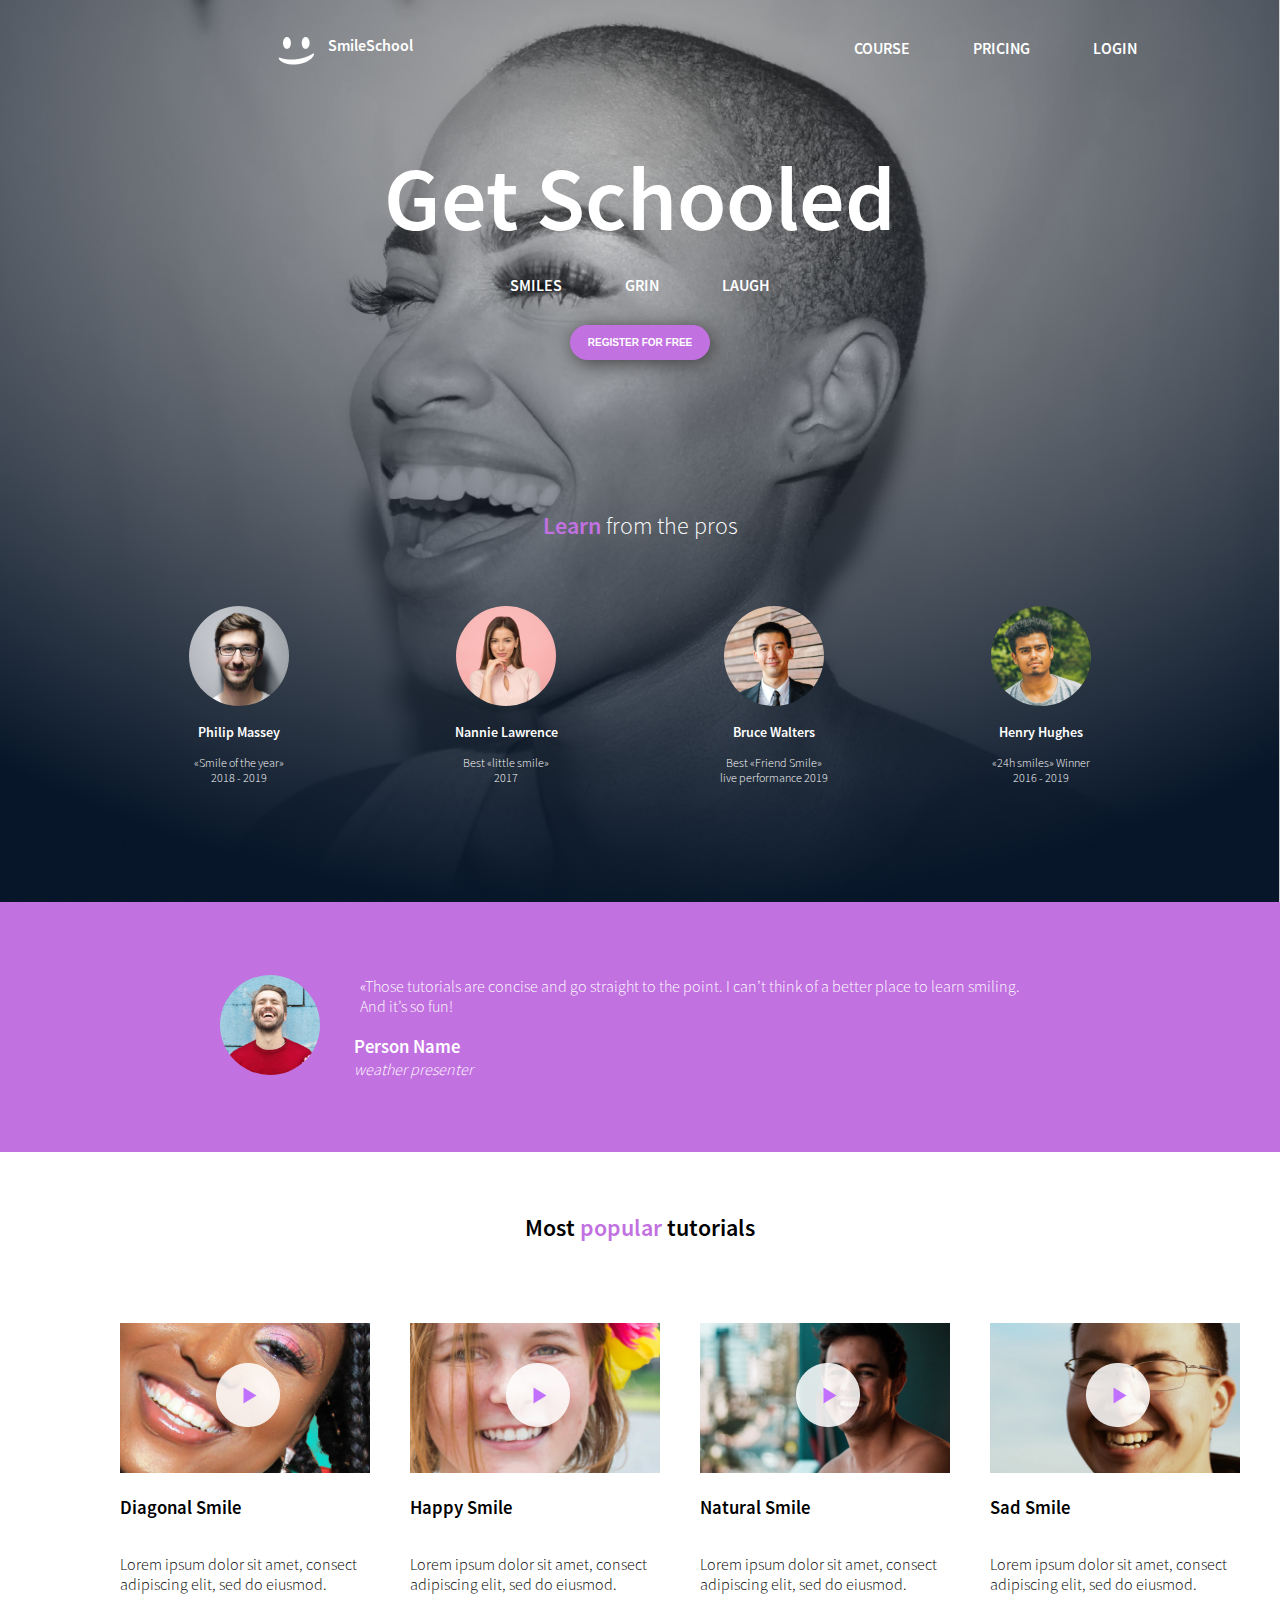
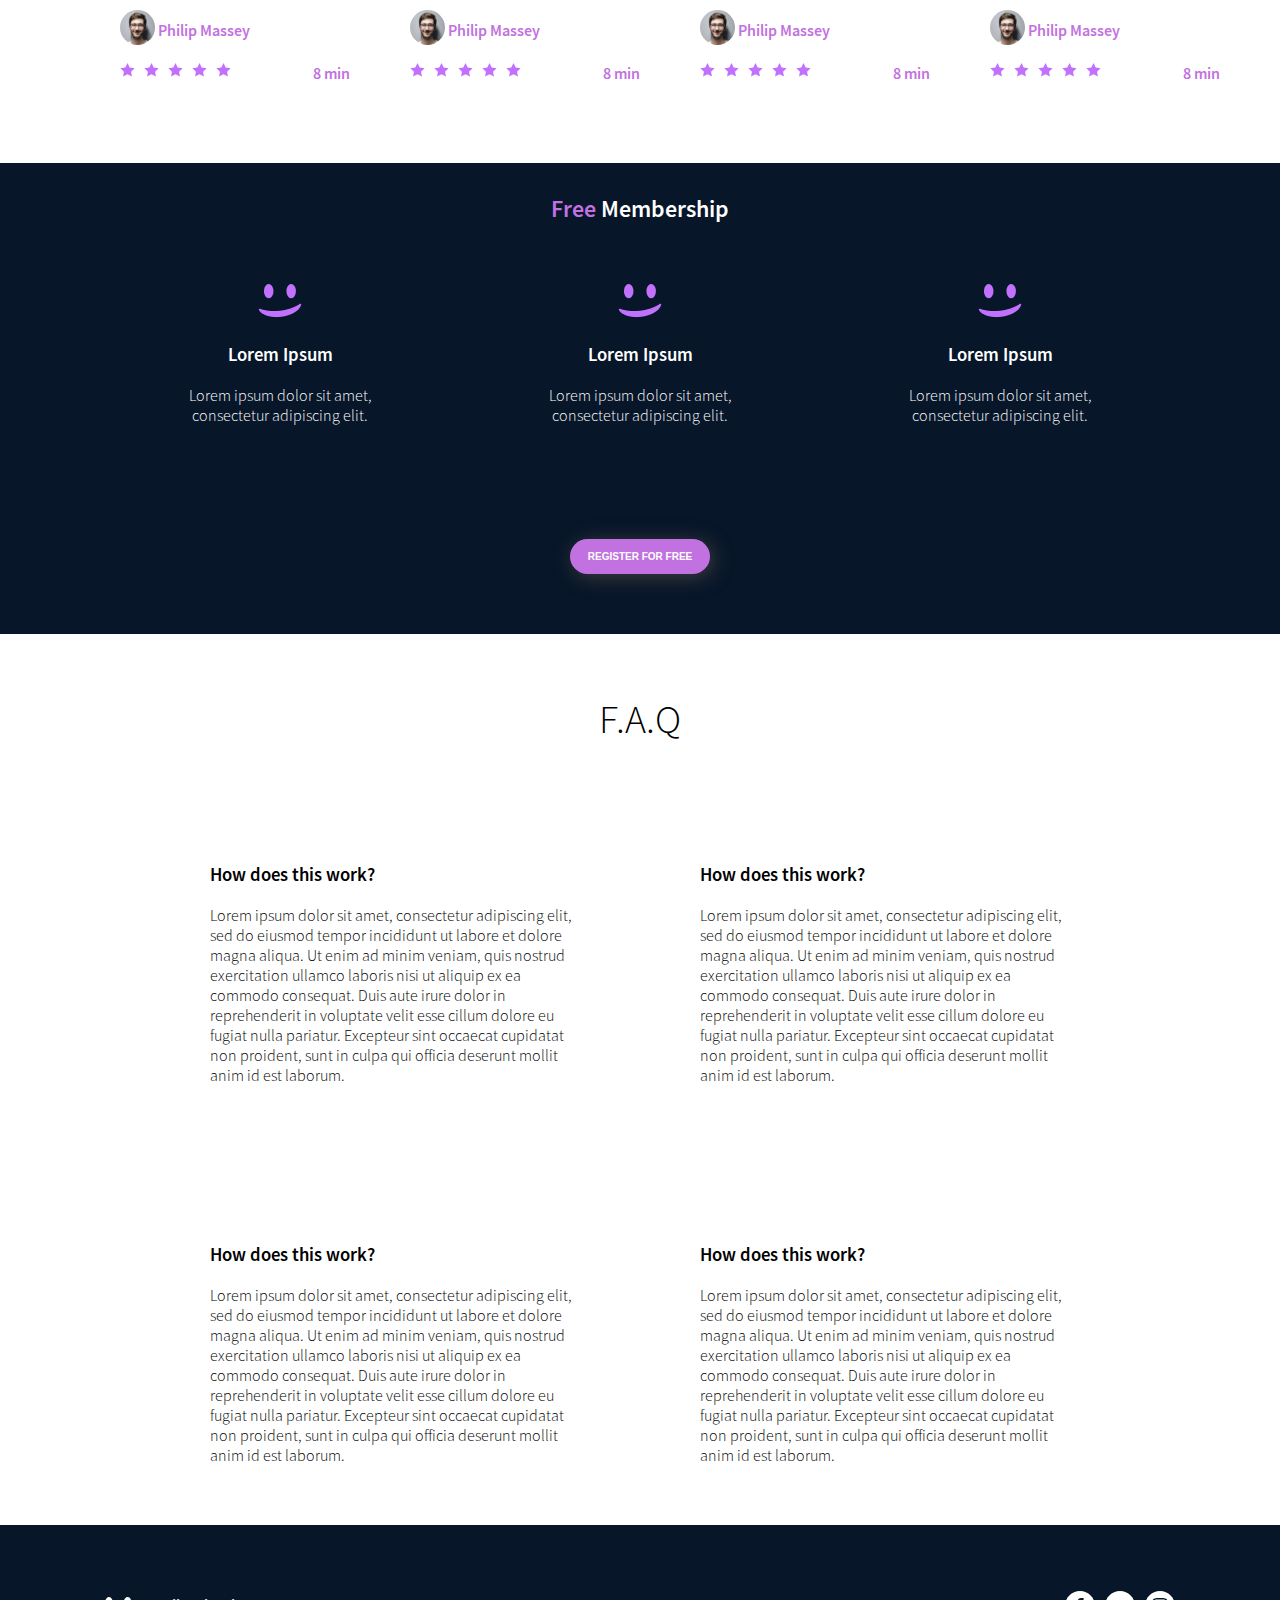
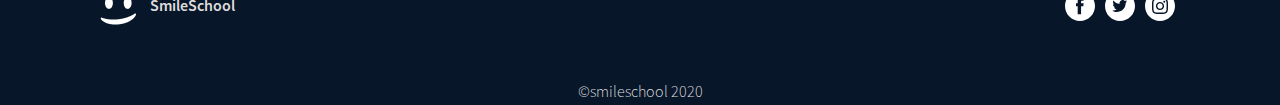
<file: css_advanced/index.html>
<!DOCTYPE html>
<html lang="en">
<head>
    <meta charset="UTF-8">
    <meta name="viewport" content="width=device-width, initial-scale=1.0">
    <title>Alx CSS Advanced</title>
    <script src="ttps://kit.fontawesome.com/4a2b055604.js" crossorigin="anonymous"></script>
    <link href="styles.css" rel="stylesheet">
    
</head>

<body class="works_on_smartphone">
    <div class="hero"> 
    <header>
        <div class="header">
        <div class="logo">
            <img src="media/smile.png" alt="Logo">
            <p style="display: inline-block;margin-top: 10px;margin-left: 10px;
            vertical-align: bottom;font-weight: bolder;">SmileSchool</p>
        </div>
        <nav class="navigation">
            <ul>
                <span style="padding: 30px;font-weight: 800;"><a href="#">COURSE</a></span>
                <span style="padding: 30px;font-weight: 800;"><a href="#">PRICING</a></span>
                <span style="padding: 30px;font-weight: 800;"><a href="#">LOGIN</a></span>
            </ul>
        </nav>
        </div>
    </header>
    <main>
        <section >
            <div>
                <h1>Get Schooled</h1>
                <span style="padding: 30px;font-weight: bold;">SMILES</span>  
                <span style="padding: 30px;font-weight: bold;">GRIN</span>  
                <span style="padding: 30px;font-weight: bold;">LAUGH</span><br>
                <button>REGISTER FOR FREE</button>
            </div>
            <div style="margin-top: 150px;">
                <h2><span style="color:  rgb(194, 113, 225);font-weight: bolder;">Learn</span> <span style="font-weight: lighter;">from the pros</span></h2>
                <div class="awards">
                    <div style="flex: 1;">
                        <img src="media/1.png" alt="" style="height: 100px; border-radius: 60px;">
                        <h3>Philip Massey</h3>
                        <p>«Smile of the year»<br>2018 - 2019</p>
                    </div>
                    <div style="flex: 1;">
                        <img src="media/6.png" alt="" style="height: 100px; border-radius: 60px;">
                        <h3>Nannie Lawrence</h3>
                        <p> Best «little smile» <br>2017</p>
                    </div>
                    <div style="flex: 1;">
                        <img src="media/7.png" alt="" style="height: 100px; border-radius: 60px;">
                        <h3>Bruce Walters</h3>
                        <p> Best «Friend Smile»<br>live performance 2019</p>
                    </div>
                    <div style="flex: 1;">
                        <img src="media/8.png" alt="" style="height: 100px; border-radius: 60px;">
                        <h3>Henry Hughes</h3>
                        <p>«24h smiles» Winner<br>2016 - 2019</p>
                    </div>
                </div>
            </div>
        </div>
        </section>
        <section class="testimonial">
            <div>
                <img src="media/Bitmap.png" alt="image"  style="height: 100px; border-radius: 60px;">
            </div>
            <div>
                <blockquote>«Those tutorials are concise and go straight to the point. I can’t think of a better place to learn smiling. And it’s so fun!</blockquote>
                <div style="vertical-align: auto;margin-left: 34px;">
                <h3 style="margin-bottom: 1px;">Person Name</h3>
                <p style="margin-top: 0px;"><i>weather presenter</i></p>
                </div>
            </div> 
        </section>
        <section>
            <h2>Most<span style="color: rgb(194, 113, 225);font-weight: bold;"> popular</span> tutorials</h2>
            <div class="popular">
                <div class="popular-videos" style="flex: 1;position: relative;"> 
                <div style="position: relative;">
                    <img src="media/Bitmap (1).png" alt="" style="width: 250px;height: 150px;">
                <div style="position: absolute;top:40px;right: 90px;"><img src="media/play.png"></div>
                </div>
                <h3>Diagonal Smile</h3>
                <p>Lorem ipsum dolor sit amet, consect adipiscing elit, sed do eiusmod.</p>
                <div>
                    <img src="media/1.png" alt="" style="height: 35px;border-radius: 18px;display: inline-block;">
                    <h4 style="display: inline-block;margin-top: 10px;vertical-align: top;color: rgb(194, 113, 225);">Philip Massey</h4>
                </div>
                <div style="display: grid;grid-template-columns: 1fr 1fr 1fr 1fr 1fr;width: 120px;">
                    <div><i class="fa-solid fa-star"><img src="media/Star_3.svg"></i></div>
                    <div><i class="fa-solid fa-star"><img src="media/Star_3.svg"></i></div>
                    <div><i class="fa-solid fa-star"><img src="media/Star_3.svg"></i></div>
                    <div><i class="fa-solid fa-star"><img src="media/Star_3.svg"></i></div>
                    <div><i class="fa-solid fa-star"><img src="media/Star_3.svg"></i></div>
                <p style="position: absolute;right: 0px;bottom: 0pt;margin: 0px;color: rgb(194, 113, 225);font-weight: bold;">8 min</p></div>
                
                </div>

                <div class="popular-videos" style="flex: 1;position: relative;">

                <div style="position: relative;">
                    <img src="media/Bitmap (2).png" alt="" style="width: 250px;height: 150px;">
                <div style="position: absolute;top:40px;right: 90px;"><img src="media/play.png"></div>
                </div>
                <h3>Happy Smile</h3>
                <p>Lorem ipsum dolor sit amet, consect adipiscing elit, sed do eiusmod.</p>
                <div>
                    <img src="media/1.png" alt="" style="height: 35px;border-radius: 18px;display: inline-block;">
                    <h4 style="display: inline-block;margin-top: 10px;vertical-align: top;color: rgb(194, 113, 225);">Philip Massey</h4>
                </div>
                <div style="display: grid;grid-template-columns: 1fr 1fr 1fr 1fr 1fr;width: 120px;">
                    <div><i class="fa-solid fa-star"><img src="media/Star_3.svg"></i></div>
                    <div><i class="fa-solid fa-star"><img src="media/Star_3.svg"></i></div>
                    <div><i class="fa-solid fa-star"><img src="media/Star_3.svg"></i></div>
                    <div><i class="fa-solid fa-star"><img src="media/Star_3.svg"></i></div>
                    <div><i class="fa-solid fa-star"><img src="media/Star_3.svg"></i></div>
                    <p style="position: absolute;right: 0px;bottom: 0pt;margin: 0px;color: rgb(194, 113, 225);font-weight: bold;">8 min</p></div>
                
                </div>

                <div class="popular-videos" style="flex: 1;position: relative;">
                    <div style="position: relative;">
                        <img src="media/Bitmap (5).png" alt="" style="width: 250px;height: 150px;">
                    <div style="position: absolute;top:40px;right: 90px;"><img src="media/play.png"></div>
                    </div>
                <h3>Natural Smile</h3>
                <p>Lorem ipsum dolor sit amet, consect adipiscing elit, sed do eiusmod.</p>
                <div>
                    <img src="media/1.png" alt="" style="height: 35px;border-radius: 18px;display: inline-block;">
                    <h4 style="display: inline-block;margin-top: 10px;vertical-align: top;color: rgb(194, 113, 225);">Philip Massey</h4>
                </div>
                <div style="display: grid;grid-template-columns: 1fr 1fr 1fr 1fr 1fr;width: 120px;">
                    <div><i class="fa-solid fa-star"><img src="media/Star_3.svg"></i></div>
                    <div><i class="fa-solid fa-star"><img src="media/Star_3.svg"></i></div>
                    <div><i class="fa-solid fa-star"><img src="media/Star_3.svg"></i></div>
                    <div><i class="fa-solid fa-star"><img src="media/Star_3.svg"></i></div>
                    <div><i class="fa-solid fa-star"><img src="media/Star_3.svg"></i></div>
                    <p style="position: absolute;right: 0px;bottom: 0pt;margin: 0px;color: rgb(194, 113, 225);font-weight: bold;">8 min</p></div>
                
                </div>
                
                <div class="popular-videos" style="flex: 1;position: relative;">
                    <div style="position: relative;">
                        <img src="media/Bitmap (3).png" alt="" style="width: 250px;height: 150px;">
                    <div style="position: absolute;top:40px;right: 90px;width: 64px;"><img src="media/play.png"></div>
                    </div>
                <h3>Sad Smile</h3>
                <p>Lorem ipsum dolor sit amet, consect adipiscing elit, sed do eiusmod.</p>
                <div>
                    <img src="media/1.png" alt="" style="height: 35px;border-radius: 18px;display: inline-block;">
                    <h4 style="display: inline-block;margin-top: 10px;vertical-align: top;color: rgb(194, 113, 225);">Philip Massey</h4>
                </div>
                <div style="display: grid;grid-template-columns: 1fr 1fr 1fr 1fr 1fr;width: 120px;">
                    <div><i class="fa-solid fa-star"><img src="media/Star_3.svg"></i></div>
                    <div><i class="fa-solid fa-star"><img src="media/Star_3.svg"></i></div>
                    <div><i class="fa-solid fa-star"><img src="media/Star_3.svg"></i></div>
                    <div><i class="fa-solid fa-star"><img src="media/Star_3.svg"></i></div>
                    <div><i class="fa-solid fa-star"><img src="media/Star_3.svg"></i></div>
                    <p style="position: absolute;right: 0px;bottom: 0pt;margin: 0px;color: rgb(194, 113, 225);font-weight: bold;">8 min</p></div>
                
                </div>

            </div>
        </section>

        <section >
         <h2 style="text-align: center; margin-top: 80px;
         padding-top: 30px; background-color: rgb(7 22 41); 
         margin-bottom: 0px;color: white;">
         <span style="color: rgb(194, 113, 225);">
            Free</span> Membership
        </h2>
        
            <div class="membership">
            <div style="flex: 1;margin:60px;width: 80px;min-width: 100px;">
                <img src="media/smile (1).png">
                <h3>Lorem Ipsum</h3>
                <p>Lorem ipsum dolor sit amet, consectetur adipiscing elit.</p>
            </div>
            <div style="flex: 1;margin:60px;width: 80px;min-width: 100px;">
                <img src="media/smile (1).png" alt="">
                <h3>Lorem Ipsum</h3>
                <p>Lorem ipsum dolor sit amet, consectetur adipiscing elit.</p>
            </div>
            <div style="flex: 1;margin: 60px;width: 80px;min-width: 100px;">
                <img src="media/smile (1).png" alt="">
                <h3>Lorem Ipsum</h3>
                <p>Lorem ipsum dolor sit amet, consectetur adipiscing elit.</p>
            </div>
         </div>   
          <div style=" background-color: rgb(7 22 41);margin-top: 0px;padding: 30px;">  
            <button class="exempt">REGISTER FOR FREE</button>
        </div>
        </section>
        <section class="question">
            <p style="text-align: center;
            font-weight: lighter;
            font-size: 40px;margin-top: 60px;">F.A.Q</p>
            <div class="faq">
                <div style="flex: 1;padding: 60px;">
                    <div>
                        <h3>How does this work?</h3>
                    </div>
                    <div>
                        Lorem ipsum dolor sit amet, consectetur adipiscing elit, sed do eiusmod tempor incididunt ut labore et dolore magna aliqua. Ut enim ad minim veniam, quis nostrud exercitation ullamco laboris nisi ut aliquip ex ea commodo consequat. Duis aute irure dolor in reprehenderit in voluptate velit esse cillum dolore eu fugiat nulla pariatur. Excepteur sint occaecat cupidatat non proident, sunt in culpa qui officia deserunt mollit anim id est laborum.
                    </div>
                </div>
                <div style="flex: 1;padding: 60px;">
                    <div> 
                        <h3>How does this work?</h3>
                    </div>
                    <div>
                        Lorem ipsum dolor sit amet, consectetur adipiscing elit, sed do eiusmod tempor incididunt ut labore et dolore magna aliqua. Ut enim ad minim veniam, quis nostrud exercitation ullamco laboris nisi ut aliquip ex ea commodo consequat. Duis aute irure dolor in reprehenderit in voluptate velit esse cillum dolore eu fugiat nulla pariatur. Excepteur sint occaecat cupidatat non proident, sunt in culpa qui officia deserunt mollit anim id est laborum.
                    </div>
            </div>
                </div>
            <div class="faq"> 
                <div style="flex: 1;padding: 60px;">
                    <div>
                        <h3>How does this work?</h3>
                    </div>
                    <div>
                        Lorem ipsum dolor sit amet, consectetur adipiscing elit, sed do eiusmod tempor incididunt ut labore et dolore magna aliqua. Ut enim ad minim veniam, quis nostrud exercitation ullamco laboris nisi ut aliquip ex ea commodo consequat. Duis aute irure dolor in reprehenderit in voluptate velit esse cillum dolore eu fugiat nulla pariatur. Excepteur sint occaecat cupidatat non proident, sunt in culpa qui officia deserunt mollit anim id est laborum.
                    </div>
                </div>
                <div style="flex: 1;padding: 60px;"> 
                    <div>
                        <h3>How does this work?</h3>
                    </div>
                    <div>
                        Lorem ipsum dolor sit amet, consectetur adipiscing elit, sed do eiusmod tempor incididunt ut labore et dolore magna aliqua. Ut enim ad minim veniam, quis nostrud exercitation ullamco laboris nisi ut aliquip ex ea commodo consequat. Duis aute irure dolor in reprehenderit in voluptate velit esse cillum dolore eu fugiat nulla pariatur. Excepteur sint occaecat cupidatat non proident, sunt in culpa qui officia deserunt mollit anim id est laborum.
                    </div>
                </div>
            </div>
        </section>
    </main>
    <footer>
        <section class="footer">
            <div style="display: flex; vertical-align: middle;align-items: center;justify-items: center;
            justify-content: space-between;padding-left: 100px;padding-right: 100px;padding-bottom: 40px;padding-top: 60px;">
                <div>
                    <img src="media/smile.png" alt="logo">
                    <p style="display: inline-block;margin-top: 10px;margin-left: 10px;
            vertical-align: bottom;font-weight: bolder;">SmileSchool</p>
                 </div>
                <div style="display: flex; justify-content: end;column-gap: 10px;padding: 5px;">
                    <i class="fa-brands fa-facebook"><img src="media/Facebook_White.svg" style="height: 30px;"></i>
                    <i class="fa-brands fa-twitter"><img src="media/Combined Shape.svg" style="height: 30px;"></i>
                    <i class="fa-brands fa-instagram"><img src="media/Instagram_White.svg" style="height: 30px;"></i>
                </div>    
            </div>
            <p style="text-align: center;margin: 10px;">©smileschool 2020</p>
        </section>
    </footer>
</body>
</html>
</file>
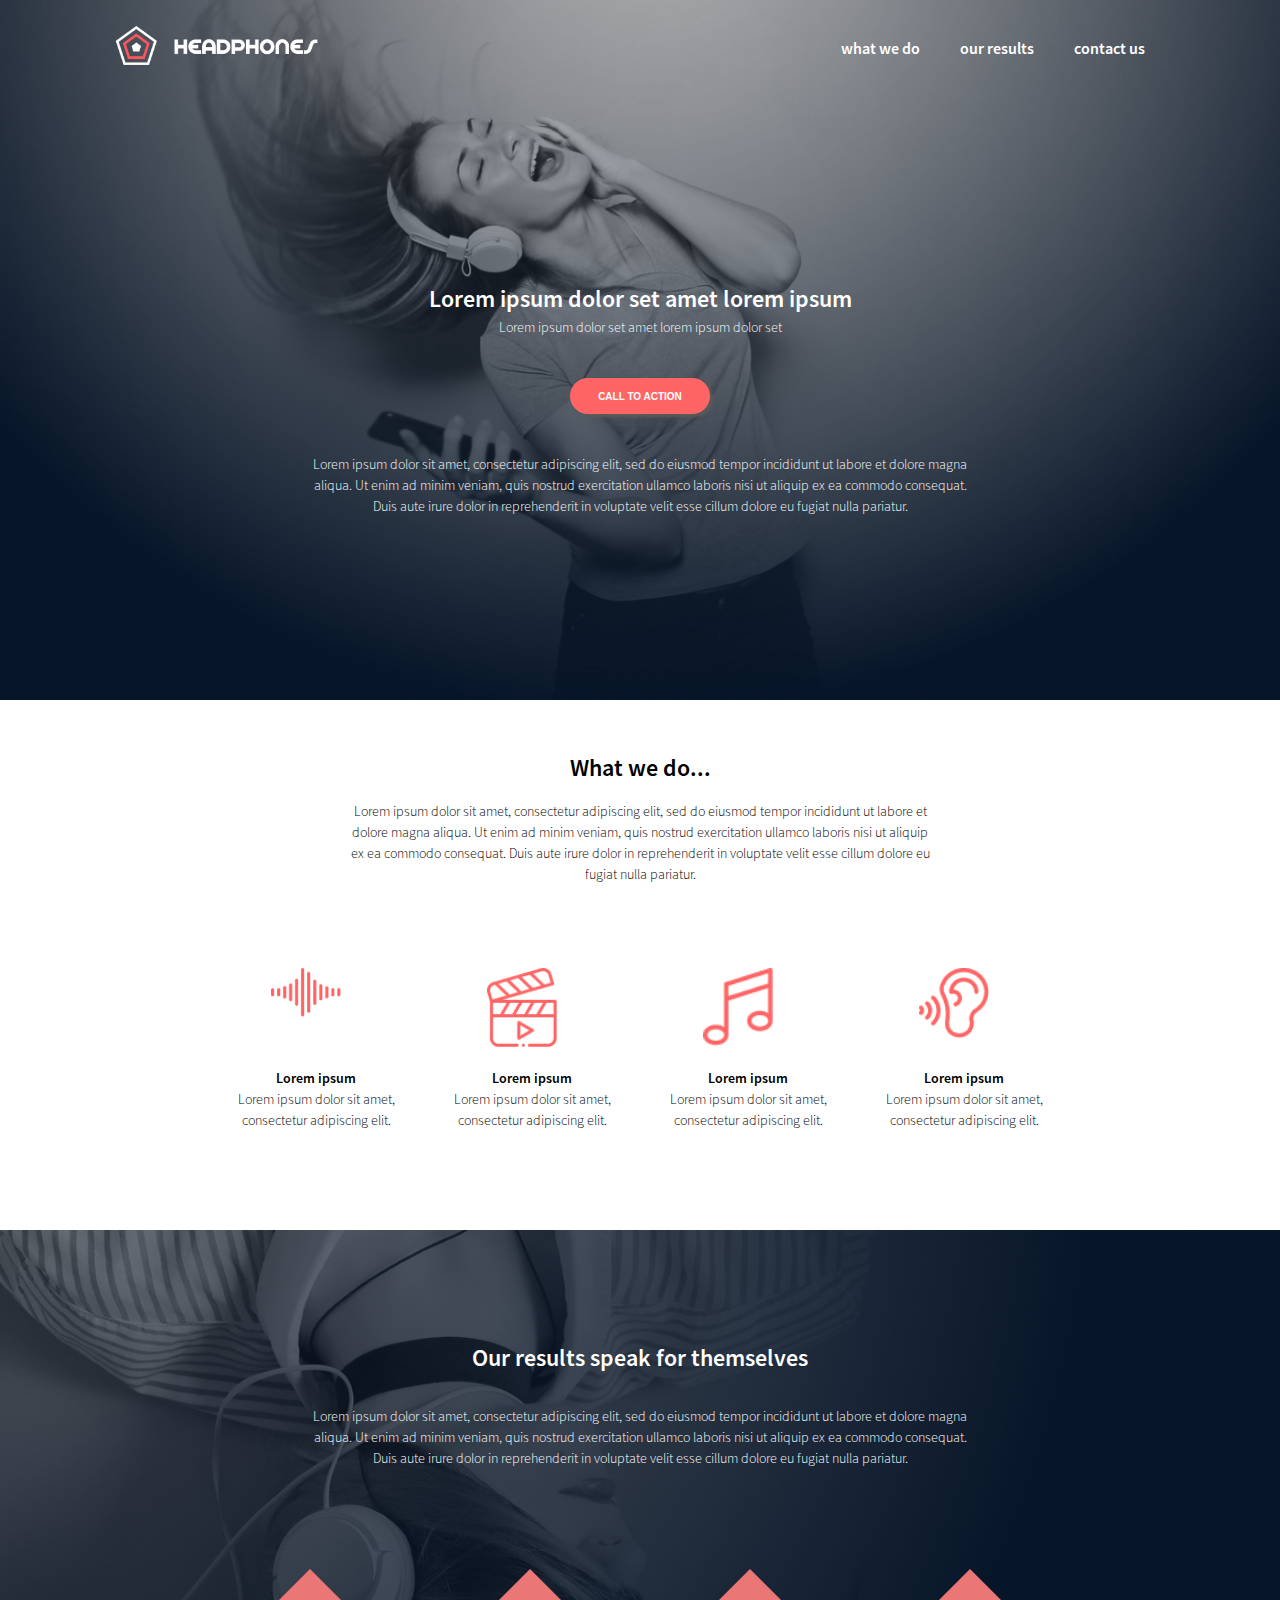
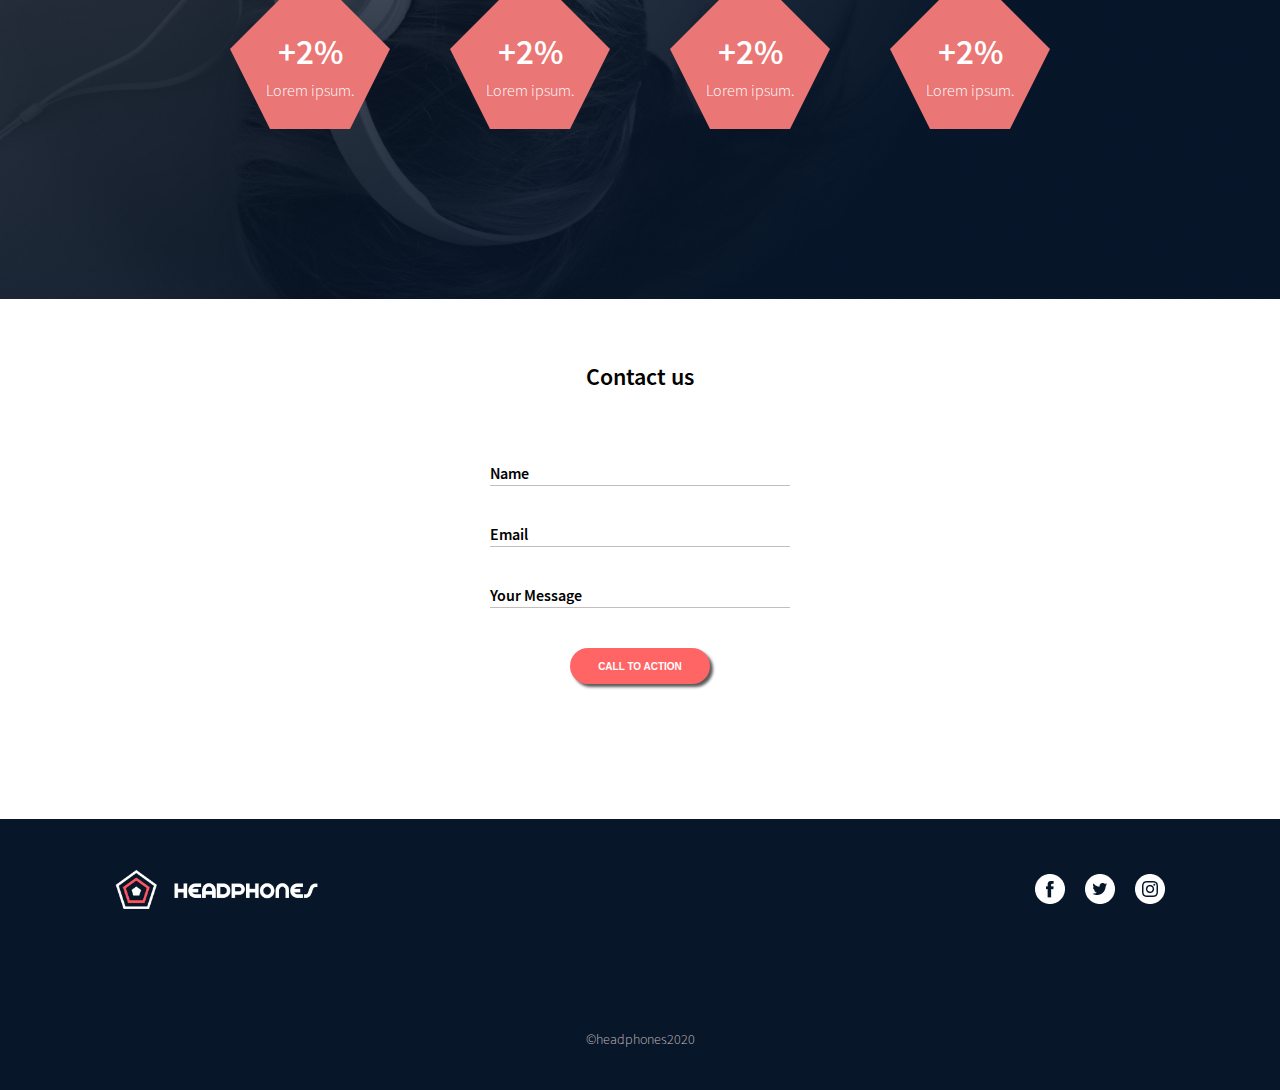
<file: headphones/index.html>
<!Doctype html>
<html lang="en">
<head>
    <meta name="viewport" content="width-device-width, initial-scale=1.0">
    <title>Headphones Web</title>
    <link href="styles.css" rel="stylesheet">
    <link rel="shortcut icon" href="images/favicon.ico" type="image/x-icon">
</head>
<body>
    <section class="hero">
    <div class="hero-header">
        <nav class="navbar">
            <div class="container">
                <div class="logo">
                    <img src="images/logo_headphones.png" style="height:40px">
                </div>
                <div class="menu">
                    <ul>
                        <li><a href="0-index.html">what we do</a></li>
                        <li><a href="#result">our results</a> </li>
                        <li><a href="#contact">contact us</a> </li>
                    </ul>
                </div>
            </div>
        </nav>
    </div>

    <div class="mobile-menu-new">
        <input type="checkbox" class="toggler">
        <div class="hamburger">
            <div></div>
        </div>
         <div class="container">
                <div class="logo">
                    <img src="images/logo_headphones.png" style="height:40px">
                </div>
            </div>
        <div class="menu">
            <div>
                <div>
                   <ul>
                    <li><a href="#">what we do</a></li> 
                    <li><a href="#">results</a></li> 
                    <li><a href="#">contact us</a></li> 
                   </ul>
                </div>
            </div>
        </div>
    </div>

    <div class="hero-content">
        <h2>Lorem ipsum dolor set amet lorem ipsum</h2>
        <h4>Lorem ipsum dolor set amet lorem ipsum dolor set</h4>
        <div><button>CALL TO ACTION</button></div>
        <h4>Lorem ipsum dolor sit amet, consectetur adipiscing elit, 
            sed do eiusmod tempor incididunt ut labore et dolore magna aliqua. 
            Ut enim ad minim veniam, quis nostrud exercitation ullamco laboris nisi 
            ut aliquip ex ea commodo consequat. Duis aute irure dolor in 
            reprehenderit in voluptate velit esse cillum dolore eu fugiat nulla pariatur.</h4>
    </div>
    </section>

    <section class="whatwedo">
        <div class="whatwedo-text">
            <h2 style="margin: 15px;">What we do...</h2>
            <h4>Lorem ipsum dolor sit amet, consectetur adipiscing elit, 
                sed do eiusmod tempor incididunt ut labore et dolore magna aliqua. 
                Ut enim ad minim veniam, quis nostrud exercitation ullamco laboris nisi ut 
                aliquip ex ea commodo consequat. Duis aute irure dolor in reprehenderit in 
                voluptate velit esse cillum dolore eu fugiat nulla pariatur.
            <h4>
        </div>
        <div class="whatwedo-illustration-main">
            <div class="illustration">
                <div class="icon"><img src="images/sound-frecuency.png"></div>
                <div style="margin-top: 15px;width: 160px;text-align: center;"><h4 style="font-weight: bold;">Lorem ipsum</h4>
                <h4>Lorem ipsum dolor sit amet, consectetur adipiscing elit.</h4></div>
            </div>
            <div class="illustration">
                <div class="icon"><img src="images/video.png"></div>
                <div style="margin-top: 15px;width: 160px;text-align: center;"><h4 style="font-weight: bold;">Lorem ipsum</h4>
                <h4>Lorem ipsum dolor sit amet, consectetur adipiscing elit.</h4></div>
            </div>
            <div class="illustration">
                <div class="icon"><img src="images/music.png"></div>
                <div style="margin-top: 15px;width: 160px;text-align: center;"><h4 style="font-weight: bold;">Lorem ipsum</h4>
                <h4>Lorem ipsum dolor sit amet, consectetur adipiscing elit.</h4></div>
            </div>
            <div class="illustration">
                <div class="icon"><img src="images/hearing.png"></div>
                <div style="margin-top: 15px;width: 160px;text-align: center;"><h4 style="font-weight: bold;">Lorem ipsum</h4>
                <h4>Lorem ipsum dolor sit amet, consectetur adipiscing elit.</h4></div>
            </div>
        </div>

        <div class="whatwedo-illustration-tab">
        <div class="illustration">
                <div class="icon"><img src="images/sound-frecuency.png"></div>
                <div style="margin-top: 15px;width: 160px;text-align: center;"><h4 style="font-weight: bold;">Lorem ipsum</h4>
                <h4>Lorem ipsum dolor sit amet, consectetur adipiscing elit.</h4></div>
            </div>
            <div class="illustration">
                <div class="icon"><img src="images/video.png"></div>
                <div style="margin-top: 15px;width: 160px;text-align: center;"><h4 style="font-weight: bold;">Lorem ipsum</h4>
                <h4>Lorem ipsum dolor sit amet, consectetur adipiscing elit.</h4></div>
            </div>
        </div>
        <div class="whatwedo-illustration-tab">
        <div class="illustration">
                <div class="icon"><img src="images/sound-frecuency.png"></div>
                <div style="margin-top: 15px;width: 160px;text-align: center;"><h4 style="font-weight: bold;">Lorem ipsum</h4>
                <h4>Lorem ipsum dolor sit amet, consectetur adipiscing elit.</h4></div>
            </div>
            <div class="illustration">
                <div class="icon"><img src="images/video.png"></div>
                <div style="margin-top: 15px;width: 160px;text-align: center;"><h4 style="font-weight: bold;">Lorem ipsum</h4>
                <h4>Lorem ipsum dolor sit amet, consectetur adipiscing elit.</h4></div>
            </div>
        </div>

        <div class="whatwedo-illustration-mobile">
            <div class="illustration">
                <div class="icon"><img src="images/sound-frecuency.png"></div>
                <div style="margin-top: 15px;width: 160px;text-align: center;"><h4 style="font-weight: bold;">Lorem ipsum</h4>
                <h4>Lorem ipsum dolor sit amet, consectetur adipiscing elit.</h4></div>
            </div>
            <div class="illustration">
                <div class="icon"><img src="images/video.png"></div>
                <div style="margin-top: 15px;width: 160px;text-align: center;"><h4 style="font-weight: bold;">Lorem ipsum</h4>
                <h4>Lorem ipsum dolor sit amet, consectetur adipiscing elit.</h4></div>
            </div>
            <div class="illustration">
                <div class="icon"><img src="images/music.png"></div>
                <div style="margin-top: 15px;width: 160px;text-align: center;"><h4 style="font-weight: bold;">Lorem ipsum</h4>
                <h4>Lorem ipsum dolor sit amet, consectetur adipiscing elit.</h4></div>
            </div>
            <div class="illustration">
                <div class="icon"><img src="images/hearing.png"></div>
                <div style="margin-top: 15px;width: 160px;text-align: center;"><h4 style="font-weight: bold;">Lorem ipsum</h4>
                <h4>Lorem ipsum dolor sit amet, consectetur adipiscing elit.</h4></div>
            </div>
        </div>


    </section>

    <section class="results">
        <div class="results-text">
        <h2 style="margin-bottom: 30px;">Our results speak for themselves</h2>
        <h4>Lorem ipsum dolor sit amet, consectetur adipiscing elit, 
            sed do eiusmod tempor incididunt ut labore et dolore magna aliqua. 
            Ut enim ad minim veniam, quis nostrud exercitation ullamco laboris nisi 
            ut aliquip ex ea commodo consequat. Duis aute irure dolor in reprehenderit in 
            voluptate velit esse cillum dolore eu fugiat nulla pariatur.</h4>
        </div>    
            <div class="results-illustration-main">
                    <div class="container-pen">
                        <div style="position: absolute;z-index: 1;text-align: center;margin-bottom: 50px;">
                            <span style="font-size: 35px;font-weight: bold;">+2%</span><br>Lorem ipsum.
                        </div>
                            <div class="pentagon">  
                            </div>       
                    </div>
                    <div class="container-pen">
                        <div style="position: absolute;z-index: 1;text-align: center;margin-bottom: 50px;">
                            <span style="font-size: 35px;font-weight: bold;">+2%</span><br>Lorem ipsum.
                        </div>
                        <div class="pentagon"> 
                        </div>       
                    </div>
                    <div class="container-pen">
                        <div style="position: absolute;z-index: 1;text-align: center;margin-bottom: 50px;">
                            <span style="font-size: 35px;font-weight: bold;">+2%</span><br>Lorem ipsum.
                        </div>
                        <div class="pentagon"> 
                        </div>       
                    </div>
                    <div class="container-pen">
                        <div style="position: absolute;z-index: 1;text-align: center;margin-bottom: 50px;">
                            <span style="font-size: 35px;font-weight: bold;">+2%</span><br>Lorem ipsum.
                        </div>
                        <div class="pentagon"> 
                        </div>       
                    </div>
            </div>

        <div class="results-illustration-tab">
        <div class="container-pen">
                        <div style="position: absolute;z-index: 1;text-align: center;margin-bottom: 50px;">
                            <span style="font-size: 35px;font-weight: bold;">+2%</span><br>Lorem ipsum.
                        </div>
                            <div class="pentagon">  
                            </div>       
                    </div>
                    <div class="container-pen">
                        <div style="position: absolute;z-index: 1;text-align: center;margin-bottom: 50px;">
                            <span style="font-size: 35px;font-weight: bold;">+2%</span><br>Lorem ipsum.
                        </div>
                        <div class="pentagon"> 
                        </div>       
                    </div>
        </div>
        <div class="results-illustration-tab">
        <div class="container-pen">
                        <div style="position: absolute;z-index: 1;text-align: center;margin-bottom: 50px;">
                            <span style="font-size: 35px;font-weight: bold;">+2%</span><br>Lorem ipsum.
                        </div>
                            <div class="pentagon">  
                            </div>       
                    </div>
                    <div class="container-pen">
                        <div style="position: absolute;z-index: 1;text-align: center;margin-bottom: 50px;">
                            <span style="font-size: 35px;font-weight: bold;">+2%</span><br>Lorem ipsum.
                        </div>
                        <div class="pentagon"> 
                        </div>       
                    </div>
        </div>

        <div class="results-illustration-mobile">
                    <div class="container-pen">
                        <div style="position: absolute;z-index: 1;text-align: center;margin-bottom: 50px;">
                            <span style="font-size: 35px;font-weight: bold;">+2%</span><br>Lorem ipsum.
                        </div>
                            <div class="pentagon">  
                            </div>       
                    </div>
                    <div class="container-pen">
                        <div style="position: absolute;z-index: 1;text-align: center;margin-bottom: 50px;">
                            <span style="font-size: 35px;font-weight: bold;">+2%</span><br>Lorem ipsum.
                        </div>
                        <div class="pentagon"> 
                        </div>       
                    </div>
                    <div class="container-pen">
                        <div style="position: absolute;z-index: 1;text-align: center;margin-bottom: 50px;">
                            <span style="font-size: 35px;font-weight: bold;">+2%</span><br>Lorem ipsum.
                        </div>
                        <div class="pentagon"> 
                        </div>       
                    </div>
                    <div class="container-pen">
                        <div style="position: absolute;z-index: 1;text-align: center;margin-bottom: 50px;">
                            <span style="font-size: 35px;font-weight: bold;">+2%</span><br>Lorem ipsum.
                        </div>
                        <div class="pentagon"> 
                        </div>       
                    </div>
            </div>


    </section>

    <section class=contact>
        <h2>Contact us</h2>
        <div class="contact-input">
        <div class="contact-info">
            <p>Name</p>
        </div>
        <div class="contact-info">
            <p>Email</p>
        </div>
        <div class="contact-info">
            <p>Your Message</p>
        </div>
        </div>
        <button>CALL TO ACTION</button>
    </section>
</body>
<footer>
    <div class="navbar-footer">
        <div class="container">
            <div class="logo">
                <img src="images/logo_headphones.png" style="height: 40px;">
            </div>
            <div class="social-icons">
                <img src="images/social_icons.png">
            </div>
        </div>
    </div>     
</footer>
<h4 style="text-align: center;
color: rgb(197 189 189);
background-color: rgb(7,22,41);padding:40px;padding-top:60px;">
&copy;headphones2020
</h4>

</body>
</html>
</file>
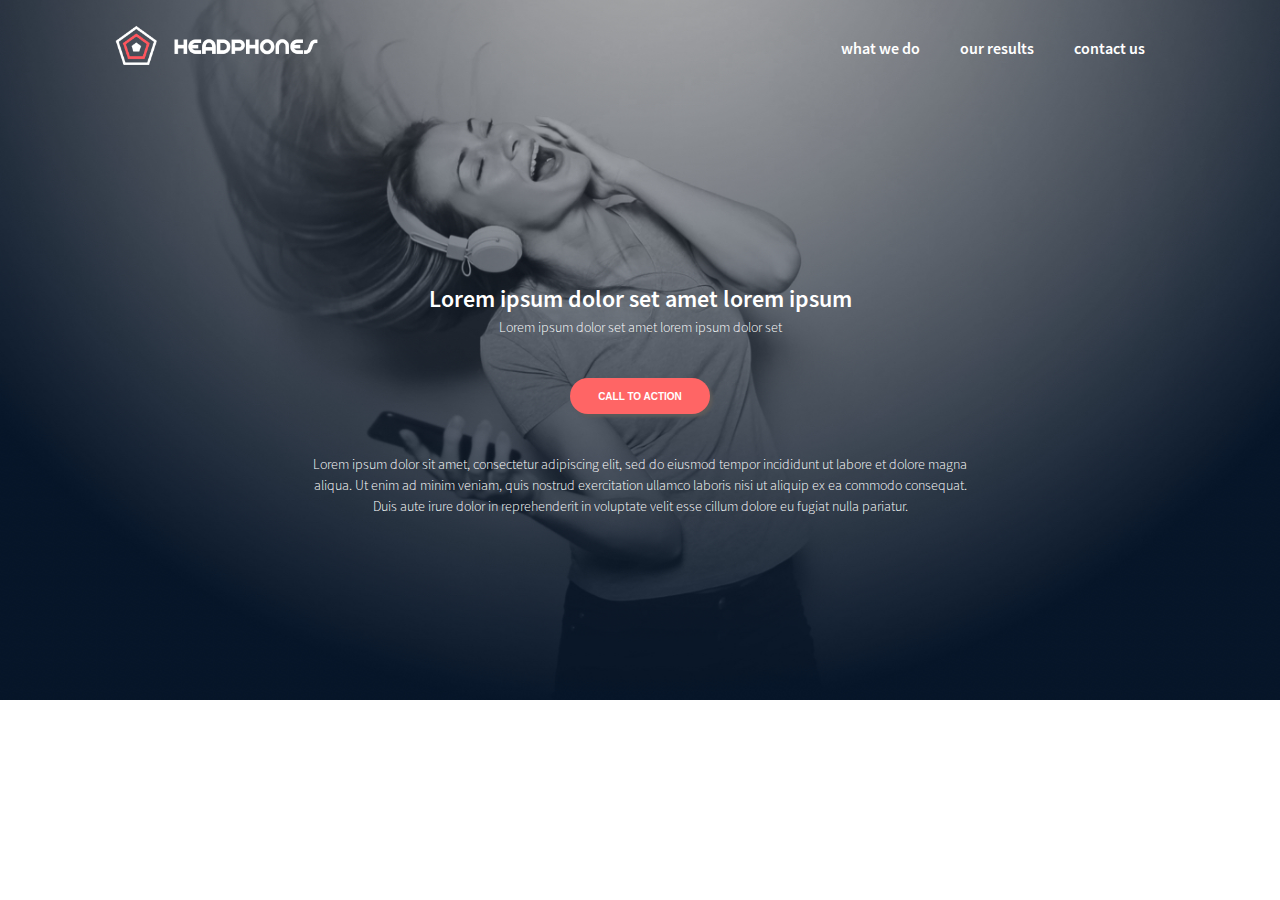
<file: headphones/0-index.html>
<!Doctype html>
<html lang="en">
<head>
    <meta name="viewport" content="width-device-width, initial-scale=1.0">
    <title>Headphones Web</title>
    <link href="0-styles.css" rel="stylesheet">
    <link rel="shortcut icon" href="images/favicon.ico" type="image/x-icon">
</head>
<body>
    <section class="hero">
    <div class="hero-header">
        <nav class="navbar">
            <div class="container">
                <div class="logo">
                    <img src="images/logo_headphones.png" style="height:40px">
                </div>
                <div class="menu">
                    <ul>
                        <li><a href="0-index.html">what we do</a></li>
                        <li><a href="#result">our results</a> </li>
                        <li><a href="#contact">contact us</a> </li>
                    </ul>
                </div>
            </div>
        </nav>
    </div>
    <div class="mobile-menu-new">
        <input type="checkbox" class="toggler">
        <div class="hamburger">
            <div></div>
        </div>
         <div class="container">
                <div class="logo">
                    <img src="images/logo_headphones.png" style="height:40px">
                </div>
            </div>
        <div class="menu">
            <div>
                <div>
                   <ul>
                    <li><a href="#">what we do</a></li> 
                    <li><a href="#">results</a></li> 
                    <li><a href="#">contact us</a></li> 
                   </ul>
                </div>
            </div>
        </div>
    </div>

    <div class="hero-content">
        <h2>Lorem ipsum dolor set amet lorem ipsum</h2>
        <h4>Lorem ipsum dolor set amet lorem ipsum dolor set</h4>
        <div><button>CALL TO ACTION</button></div>
        <h4>Lorem ipsum dolor sit amet, consectetur adipiscing elit, 
            sed do eiusmod tempor incididunt ut labore et dolore magna aliqua. 
            Ut enim ad minim veniam, quis nostrud exercitation ullamco laboris nisi 
            ut aliquip ex ea commodo consequat. Duis aute irure dolor in 
            reprehenderit in voluptate velit esse cillum dolore eu fugiat nulla pariatur.</h4>
    </div>
    </section>
</body>
</html>
</file>
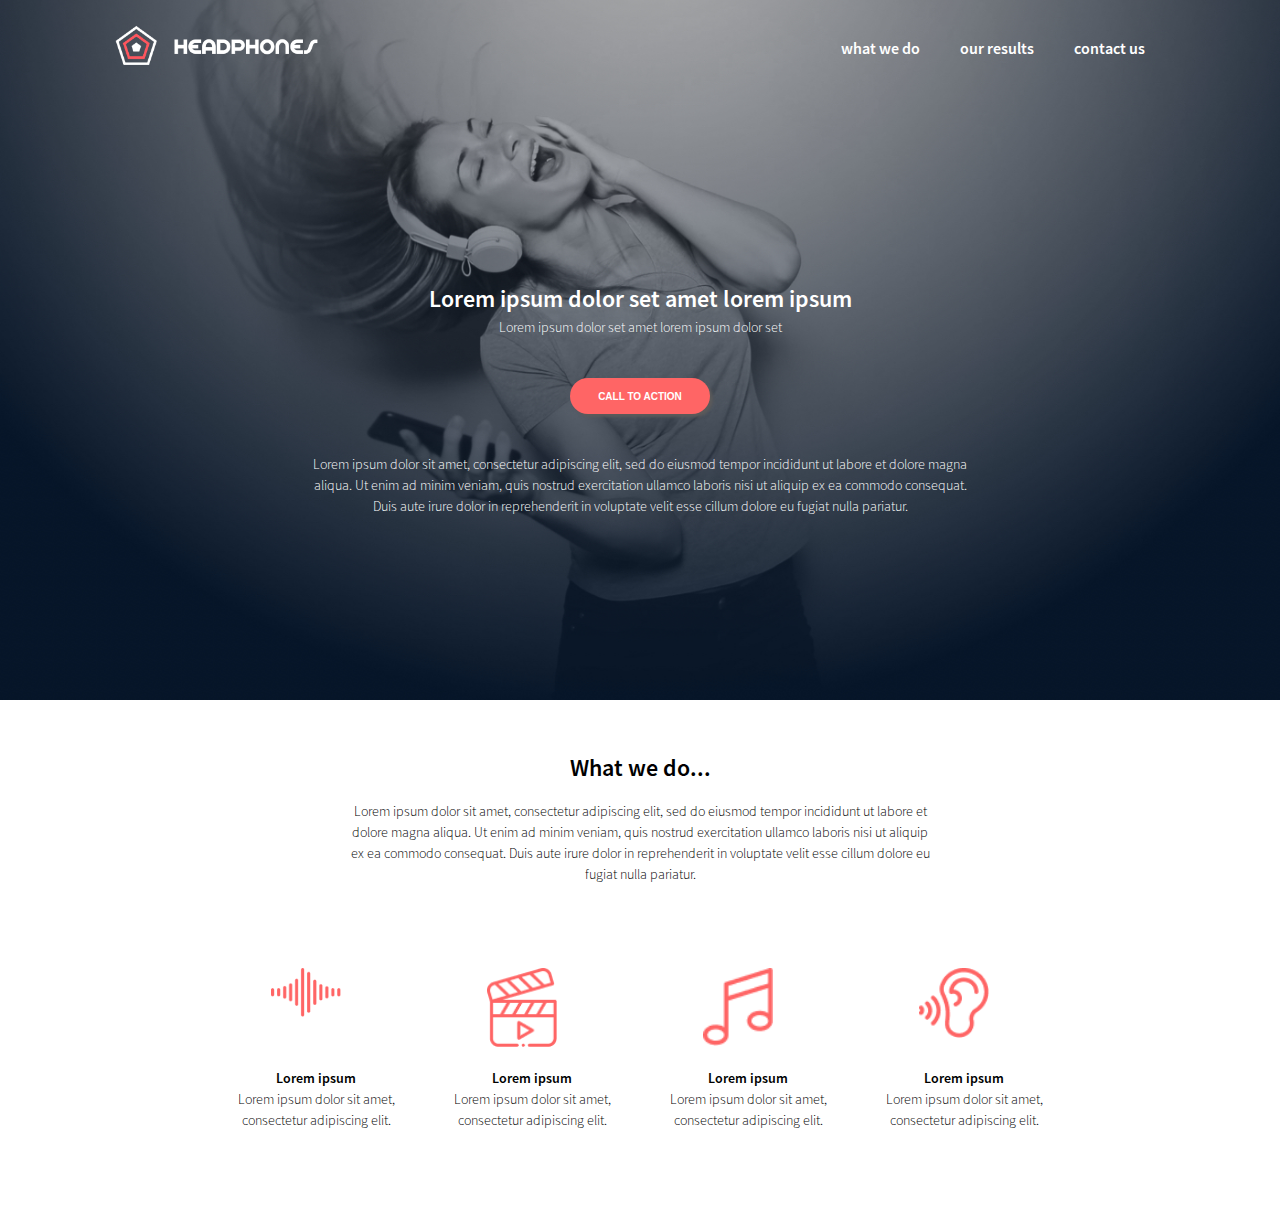
<file: headphones/1-index.html>
<!Doctype html>
<html lang="en">
<head>
    <meta name="viewport" content="width-device-width, initial-scale=1.0">
    <title>Headphones Web</title>
    <link href="1-styles.css" rel="stylesheet">
    <link rel="shortcut icon" href="images/favicon.ico" type="image/x-icon">
</head>
<body>
    <section class="hero">
    <div class="hero-header">
        <nav class="navbar">
            <div class="container">
                <div class="logo">
                    <img src="images/logo_headphones.png" style="height:40px">
                </div>
                <div class="menu">
                    <ul>
                        <li><a href="0-index.html">what we do</a></li>
                        <li><a href="#result">our results</a> </li>
                        <li><a href="#contact">contact us</a> </li>
                    </ul>
                </div>
            </div>
        </nav>
    </div>
    <div class="mobile-menu-new">
        <input type="checkbox" class="toggler">
        <div class="hamburger">
            <div></div>
        </div>
         <div class="container">
                <div class="logo">
                    <img src="images/logo_headphones.png" style="height:40px">
                </div>
            </div>
        <div class="menu">
            <div>
                <div>
                   <ul>
                    <li><a href="#">what we do</a></li> 
                    <li><a href="#">results</a></li> 
                    <li><a href="#">contact us</a></li> 
                   </ul>
                </div>
            </div>
        </div>
    </div>

    <div class="hero-content">
        <h2>Lorem ipsum dolor set amet lorem ipsum</h2>
        <h4>Lorem ipsum dolor set amet lorem ipsum dolor set</h4>
        <div><button>CALL TO ACTION</button></div>
        <h4>Lorem ipsum dolor sit amet, consectetur adipiscing elit, 
            sed do eiusmod tempor incididunt ut labore et dolore magna aliqua. 
            Ut enim ad minim veniam, quis nostrud exercitation ullamco laboris nisi 
            ut aliquip ex ea commodo consequat. Duis aute irure dolor in 
            reprehenderit in voluptate velit esse cillum dolore eu fugiat nulla pariatur.</h4>
    </div>
    </section>

    <section class="whatwedo">
        <div class="whatwedo-text">
            <h2 style="margin: 15px;">What we do...</h2>
            <h4>Lorem ipsum dolor sit amet, consectetur adipiscing elit, 
                sed do eiusmod tempor incididunt ut labore et dolore magna aliqua. 
                Ut enim ad minim veniam, quis nostrud exercitation ullamco laboris nisi ut 
                aliquip ex ea commodo consequat. Duis aute irure dolor in reprehenderit in 
                voluptate velit esse cillum dolore eu fugiat nulla pariatur.
            <h4>
        </div>
        <div class="whatwedo-illustration-main">
            <div class="illustration">
                <div class="icon"><img src="images/sound-frecuency.png"></div>
                <div style="margin-top: 15px;width: 160px;text-align: center;"><h4 style="font-weight: bold;">Lorem ipsum</h4>
                <h4>Lorem ipsum dolor sit amet, consectetur adipiscing elit.</h4></div>
            </div>
            <div class="illustration">
                <div class="icon"><img src="images/video.png"></div>
                <div style="margin-top: 15px;width: 160px;text-align: center;"><h4 style="font-weight: bold;">Lorem ipsum</h4>
                <h4>Lorem ipsum dolor sit amet, consectetur adipiscing elit.</h4></div>
            </div>
            <div class="illustration">
                <div class="icon"><img src="images/music.png"></div>
                <div style="margin-top: 15px;width: 160px;text-align: center;"><h4 style="font-weight: bold;">Lorem ipsum</h4>
                <h4>Lorem ipsum dolor sit amet, consectetur adipiscing elit.</h4></div>
            </div>
            <div class="illustration">
                <div class="icon"><img src="images/hearing.png"></div>
                <div style="margin-top: 15px;width: 160px;text-align: center;"><h4 style="font-weight: bold;">Lorem ipsum</h4>
                <h4>Lorem ipsum dolor sit amet, consectetur adipiscing elit.</h4></div>
            </div>
        </div>

        <div class="whatwedo-illustration-tab">
        <div class="illustration">
                <div class="icon"><img src="images/sound-frecuency.png"></div>
                <div style="margin-top: 15px;width: 160px;text-align: center;"><h4 style="font-weight: bold;">Lorem ipsum</h4>
                <h4>Lorem ipsum dolor sit amet, consectetur adipiscing elit.</h4></div>
            </div>
            <div class="illustration">
                <div class="icon"><img src="images/video.png"></div>
                <div style="margin-top: 15px;width: 160px;text-align: center;"><h4 style="font-weight: bold;">Lorem ipsum</h4>
                <h4>Lorem ipsum dolor sit amet, consectetur adipiscing elit.</h4></div>
            </div>
        </div>
        <div class="whatwedo-illustration-tab">
        <div class="illustration">
                <div class="icon"><img src="images/sound-frecuency.png"></div>
                <div style="margin-top: 15px;width: 160px;text-align: center;"><h4 style="font-weight: bold;">Lorem ipsum</h4>
                <h4>Lorem ipsum dolor sit amet, consectetur adipiscing elit.</h4></div>
            </div>
            <div class="illustration">
                <div class="icon"><img src="images/video.png"></div>
                <div style="margin-top: 15px;width: 160px;text-align: center;"><h4 style="font-weight: bold;">Lorem ipsum</h4>
                <h4>Lorem ipsum dolor sit amet, consectetur adipiscing elit.</h4></div>
            </div>
        </div>

        <div class="whatwedo-illustration-mobile">
            <div class="illustration">
                <div class="icon"><img src="images/sound-frecuency.png"></div>
                <div style="margin-top: 15px;width: 160px;text-align: center;"><h4 style="font-weight: bold;">Lorem ipsum</h4>
                <h4>Lorem ipsum dolor sit amet, consectetur adipiscing elit.</h4></div>
            </div>
            <div class="illustration">
                <div class="icon"><img src="images/video.png"></div>
                <div style="margin-top: 15px;width: 160px;text-align: center;"><h4 style="font-weight: bold;">Lorem ipsum</h4>
                <h4>Lorem ipsum dolor sit amet, consectetur adipiscing elit.</h4></div>
            </div>
            <div class="illustration">
                <div class="icon"><img src="images/music.png"></div>
                <div style="margin-top: 15px;width: 160px;text-align: center;"><h4 style="font-weight: bold;">Lorem ipsum</h4>
                <h4>Lorem ipsum dolor sit amet, consectetur adipiscing elit.</h4></div>
            </div>
            <div class="illustration">
                <div class="icon"><img src="images/hearing.png"></div>
                <div style="margin-top: 15px;width: 160px;text-align: center;"><h4 style="font-weight: bold;">Lorem ipsum</h4>
                <h4>Lorem ipsum dolor sit amet, consectetur adipiscing elit.</h4></div>
            </div>
        </div>
    </section>
</body>
</html>
</file>
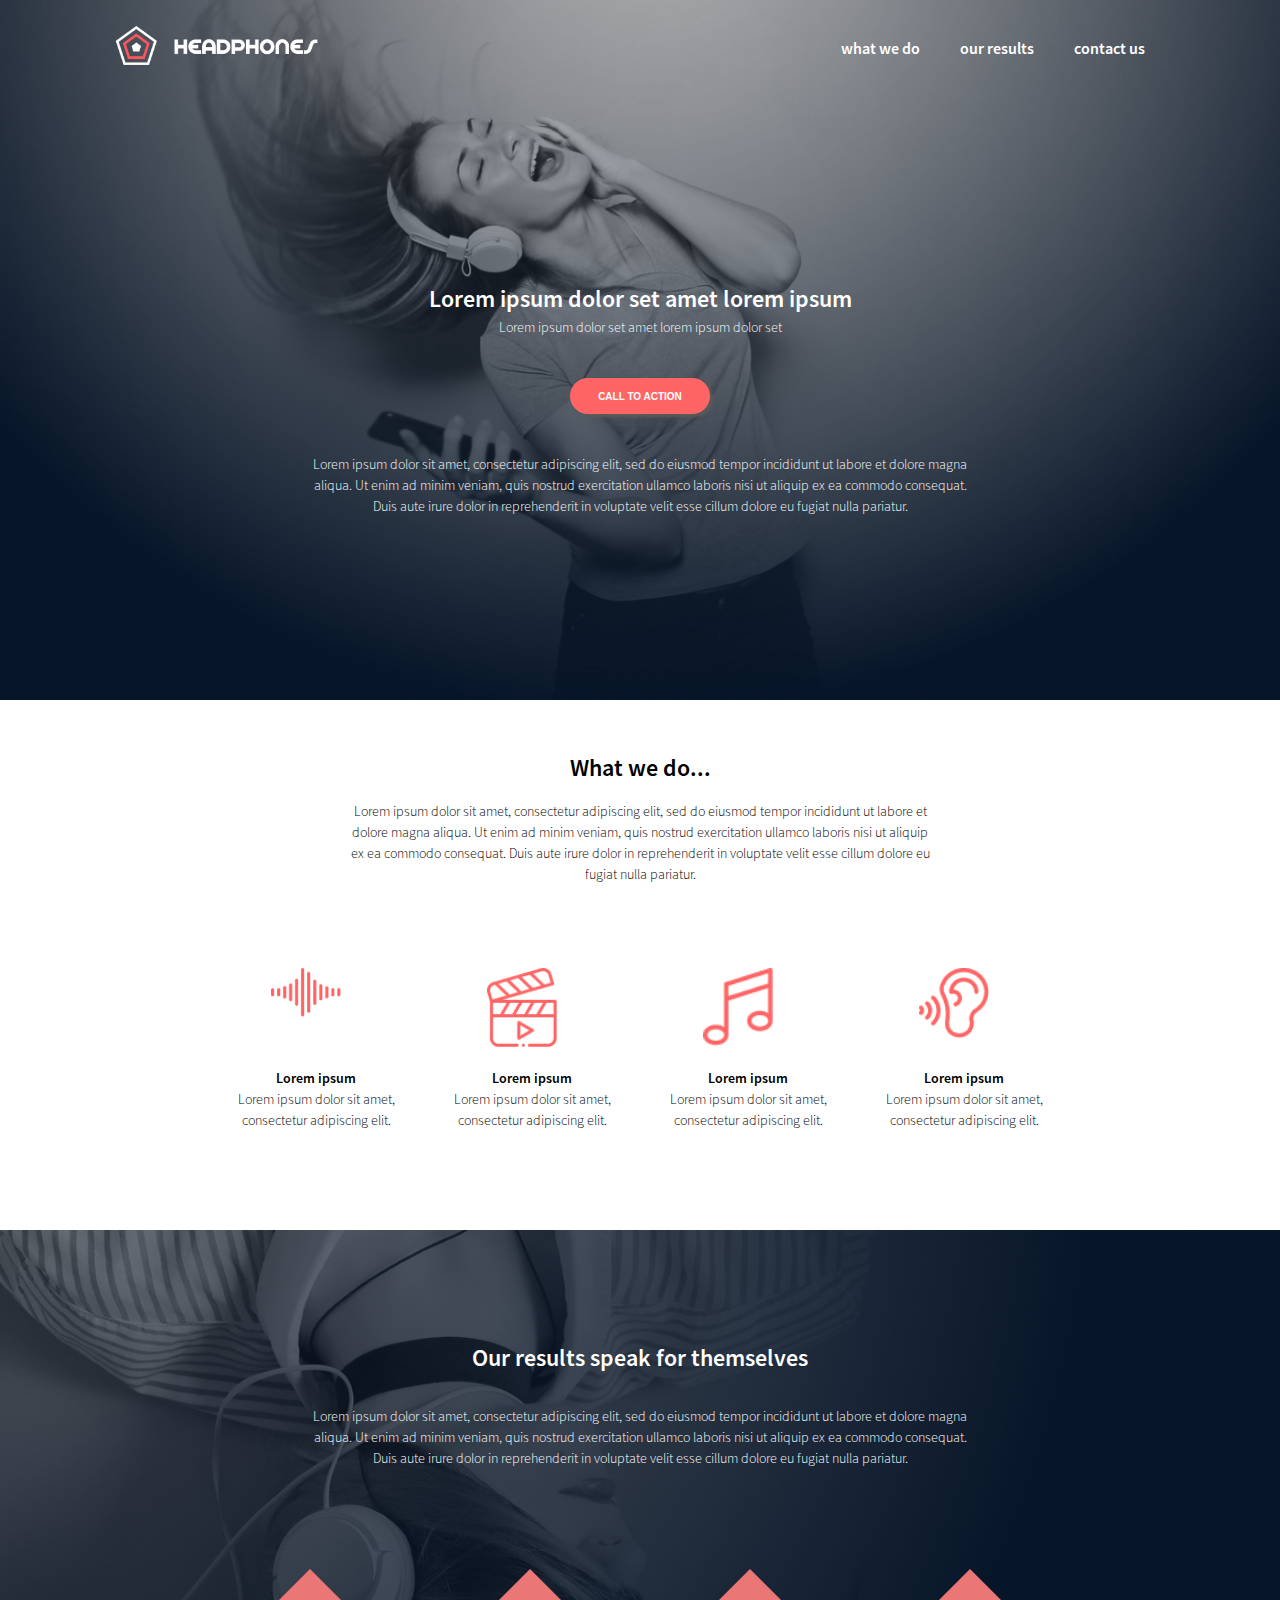
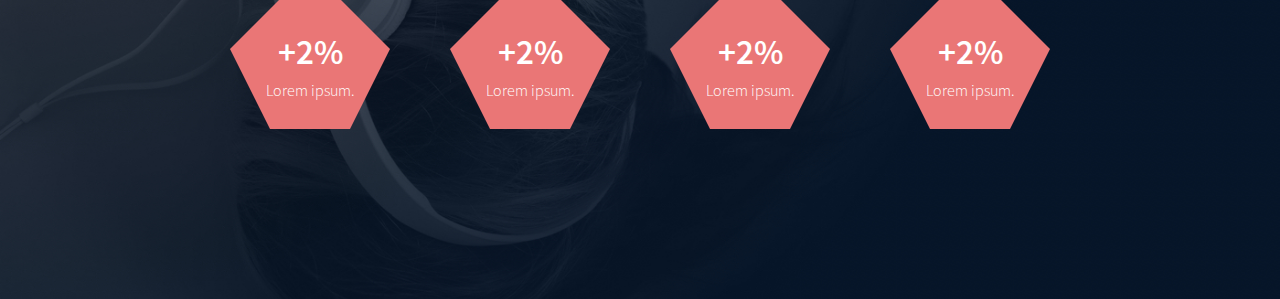
<file: headphones/2-index.html>
<!Doctype html>
    <html lang="en">
    <head>
        <meta name="viewport" content="width-device-width, initial-scale=1.0">
        <title>Headphones Web</title>
        <link href="2-styles.css" rel="stylesheet">
        <link rel="shortcut icon" href="images/favicon.ico" type="image/x-icon">
    </head>
    <body>
        <section class="hero">
        <div class="hero-header">
            <nav class="navbar">
                <div class="container">
                    <div class="logo">
                        <img src="images/logo_headphones.png" style="height:40px">
                    </div>
                    <div class="menu">
                        <ul>
                            <li><a href="0-index.html">what we do</a></li>
                            <li><a href="#result">our results</a> </li>
                            <li><a href="#contact">contact us</a> </li>
                        </ul>
                    </div>
                </div>
            </nav>
        </div>
        <div class="mobile-menu-new">
            <input type="checkbox" class="toggler">
            <div class="hamburger">
                <div></div>
            </div>
             <div class="container">
                    <div class="logo">
                        <img src="images/logo_headphones.png" style="height:40px">
                    </div>
                </div>
            <div class="menu">
                <div>
                    <div>
                       <ul>
                        <li><a href="#">what we do</a></li> 
                        <li><a href="#">results</a></li> 
                        <li><a href="#">contact us</a></li> 
                       </ul>
                    </div>
                </div>
            </div>
        </div>
    
        <div class="hero-content">
            <h2>Lorem ipsum dolor set amet lorem ipsum</h2>
            <h4>Lorem ipsum dolor set amet lorem ipsum dolor set</h4>
            <div><button>CALL TO ACTION</button></div>
            <h4>Lorem ipsum dolor sit amet, consectetur adipiscing elit, 
                sed do eiusmod tempor incididunt ut labore et dolore magna aliqua. 
                Ut enim ad minim veniam, quis nostrud exercitation ullamco laboris nisi 
                ut aliquip ex ea commodo consequat. Duis aute irure dolor in 
                reprehenderit in voluptate velit esse cillum dolore eu fugiat nulla pariatur.</h4>
        </div>
        </section>
    
        <section class="whatwedo">
            <div class="whatwedo-text">
                <h2 style="margin: 15px;">What we do...</h2>
                <h4>Lorem ipsum dolor sit amet, consectetur adipiscing elit, 
                    sed do eiusmod tempor incididunt ut labore et dolore magna aliqua. 
                    Ut enim ad minim veniam, quis nostrud exercitation ullamco laboris nisi ut 
                    aliquip ex ea commodo consequat. Duis aute irure dolor in reprehenderit in 
                    voluptate velit esse cillum dolore eu fugiat nulla pariatur.
                <h4>
            </div>
            <div class="whatwedo-illustration-main">
                <div class="illustration">
                    <div class="icon"><img src="images/sound-frecuency.png"></div>
                    <div style="margin-top: 15px;width: 160px;text-align: center;"><h4 style="font-weight: bold;">Lorem ipsum</h4>
                    <h4>Lorem ipsum dolor sit amet, consectetur adipiscing elit.</h4></div>
                </div>
                <div class="illustration">
                    <div class="icon"><img src="images/video.png"></div>
                    <div style="margin-top: 15px;width: 160px;text-align: center;"><h4 style="font-weight: bold;">Lorem ipsum</h4>
                    <h4>Lorem ipsum dolor sit amet, consectetur adipiscing elit.</h4></div>
                </div>
                <div class="illustration">
                    <div class="icon"><img src="images/music.png"></div>
                    <div style="margin-top: 15px;width: 160px;text-align: center;"><h4 style="font-weight: bold;">Lorem ipsum</h4>
                    <h4>Lorem ipsum dolor sit amet, consectetur adipiscing elit.</h4></div>
                </div>
                <div class="illustration">
                    <div class="icon"><img src="images/hearing.png"></div>
                    <div style="margin-top: 15px;width: 160px;text-align: center;"><h4 style="font-weight: bold;">Lorem ipsum</h4>
                    <h4>Lorem ipsum dolor sit amet, consectetur adipiscing elit.</h4></div>
                </div>
            </div>
    
            <div class="whatwedo-illustration-tab">
            <div class="illustration">
                    <div class="icon"><img src="images/sound-frecuency.png"></div>
                    <div style="margin-top: 15px;width: 160px;text-align: center;"><h4 style="font-weight: bold;">Lorem ipsum</h4>
                    <h4>Lorem ipsum dolor sit amet, consectetur adipiscing elit.</h4></div>
                </div>
                <div class="illustration">
                    <div class="icon"><img src="images/video.png"></div>
                    <div style="margin-top: 15px;width: 160px;text-align: center;"><h4 style="font-weight: bold;">Lorem ipsum</h4>
                    <h4>Lorem ipsum dolor sit amet, consectetur adipiscing elit.</h4></div>
                </div>
            </div>
            <div class="whatwedo-illustration-tab">
            <div class="illustration">
                    <div class="icon"><img src="images/sound-frecuency.png"></div>
                    <div style="margin-top: 15px;width: 160px;text-align: center;"><h4 style="font-weight: bold;">Lorem ipsum</h4>
                    <h4>Lorem ipsum dolor sit amet, consectetur adipiscing elit.</h4></div>
                </div>
                <div class="illustration">
                    <div class="icon"><img src="images/video.png"></div>
                    <div style="margin-top: 15px;width: 160px;text-align: center;"><h4 style="font-weight: bold;">Lorem ipsum</h4>
                    <h4>Lorem ipsum dolor sit amet, consectetur adipiscing elit.</h4></div>
                </div>
            </div>
    
            <div class="whatwedo-illustration-mobile">
                <div class="illustration">
                    <div class="icon"><img src="images/sound-frecuency.png"></div>
                    <div style="margin-top: 15px;width: 160px;text-align: center;"><h4 style="font-weight: bold;">Lorem ipsum</h4>
                    <h4>Lorem ipsum dolor sit amet, consectetur adipiscing elit.</h4></div>
                </div>
                <div class="illustration">
                    <div class="icon"><img src="images/video.png"></div>
                    <div style="margin-top: 15px;width: 160px;text-align: center;"><h4 style="font-weight: bold;">Lorem ipsum</h4>
                    <h4>Lorem ipsum dolor sit amet, consectetur adipiscing elit.</h4></div>
                </div>
                <div class="illustration">
                    <div class="icon"><img src="images/music.png"></div>
                    <div style="margin-top: 15px;width: 160px;text-align: center;"><h4 style="font-weight: bold;">Lorem ipsum</h4>
                    <h4>Lorem ipsum dolor sit amet, consectetur adipiscing elit.</h4></div>
                </div>
                <div class="illustration">
                    <div class="icon"><img src="images/hearing.png"></div>
                    <div style="margin-top: 15px;width: 160px;text-align: center;"><h4 style="font-weight: bold;">Lorem ipsum</h4>
                    <h4>Lorem ipsum dolor sit amet, consectetur adipiscing elit.</h4></div>
                </div>
            </div>
        </section>
    
        <section class="results">
            <div class="results-text">
            <h2 style="margin-bottom: 30px;">Our results speak for themselves</h2>
            <h4>Lorem ipsum dolor sit amet, consectetur adipiscing elit, 
                sed do eiusmod tempor incididunt ut labore et dolore magna aliqua. 
                Ut enim ad minim veniam, quis nostrud exercitation ullamco laboris nisi 
                ut aliquip ex ea commodo consequat. Duis aute irure dolor in reprehenderit in 
                voluptate velit esse cillum dolore eu fugiat nulla pariatur.</h4>
            </div>    
                <div class="results-illustration-main">
                        <div class="container-pen">
                            <div style="position: absolute;z-index: 1;text-align: center;margin-bottom: 50px;">
                                <span style="font-size: 35px;font-weight: bold;">+2%</span><br>Lorem ipsum.
                            </div>
                                <div class="pentagon">  
                                </div>       
                        </div>
                        <div class="container-pen">
                            <div style="position: absolute;z-index: 1;text-align: center;margin-bottom: 50px;">
                                <span style="font-size: 35px;font-weight: bold;">+2%</span><br>Lorem ipsum.
                            </div>
                            <div class="pentagon"> 
                            </div>       
                        </div>
                        <div class="container-pen">
                            <div style="position: absolute;z-index: 1;text-align: center;margin-bottom: 50px;">
                                <span style="font-size: 35px;font-weight: bold;">+2%</span><br>Lorem ipsum.
                            </div>
                            <div class="pentagon"> 
                            </div>       
                        </div>
                        <div class="container-pen">
                            <div style="position: absolute;z-index: 1;text-align: center;margin-bottom: 50px;">
                                <span style="font-size: 35px;font-weight: bold;">+2%</span><br>Lorem ipsum.
                            </div>
                            <div class="pentagon"> 
                            </div>       
                        </div>
                </div>
    
            <div class="results-illustration-tab">
            <div class="container-pen">
                            <div style="position: absolute;z-index: 1;text-align: center;margin-bottom: 50px;">
                                <span style="font-size: 35px;font-weight: bold;">+2%</span><br>Lorem ipsum.
                            </div>
                                <div class="pentagon">  
                                </div>       
                        </div>
                        <div class="container-pen">
                            <div style="position: absolute;z-index: 1;text-align: center;margin-bottom: 50px;">
                                <span style="font-size: 35px;font-weight: bold;">+2%</span><br>Lorem ipsum.
                            </div>
                            <div class="pentagon"> 
                            </div>       
                        </div>
            </div>
            <div class="results-illustration-tab">
            <div class="container-pen">
                            <div style="position: absolute;z-index: 1;text-align: center;margin-bottom: 50px;">
                                <span style="font-size: 35px;font-weight: bold;">+2%</span><br>Lorem ipsum.
                            </div>
                                <div class="pentagon">  
                                </div>       
                        </div>
                        <div class="container-pen">
                            <div style="position: absolute;z-index: 1;text-align: center;margin-bottom: 50px;">
                                <span style="font-size: 35px;font-weight: bold;">+2%</span><br>Lorem ipsum.
                            </div>
                            <div class="pentagon"> 
                            </div>       
                        </div>
            </div>
    
            <div class="results-illustration-mobile">
                        <div class="container-pen">
                            <div style="position: absolute;z-index: 1;text-align: center;margin-bottom: 50px;">
                                <span style="font-size: 35px;font-weight: bold;">+2%</span><br>Lorem ipsum.
                            </div>
                                <div class="pentagon">  
                                </div>       
                        </div>
                        <div class="container-pen">
                            <div style="position: absolute;z-index: 1;text-align: center;margin-bottom: 50px;">
                                <span style="font-size: 35px;font-weight: bold;">+2%</span><br>Lorem ipsum.
                            </div>
                            <div class="pentagon"> 
                            </div>       
                        </div>
                        <div class="container-pen">
                            <div style="position: absolute;z-index: 1;text-align: center;margin-bottom: 50px;">
                                <span style="font-size: 35px;font-weight: bold;">+2%</span><br>Lorem ipsum.
                            </div>
                            <div class="pentagon"> 
                            </div>       
                        </div>
                        <div class="container-pen">
                            <div style="position: absolute;z-index: 1;text-align: center;margin-bottom: 50px;">
                                <span style="font-size: 35px;font-weight: bold;">+2%</span><br>Lorem ipsum.
                            </div>
                            <div class="pentagon"> 
                            </div>       
                        </div>
                </div>
    
    
        </section>
</body>
</html>
</file>
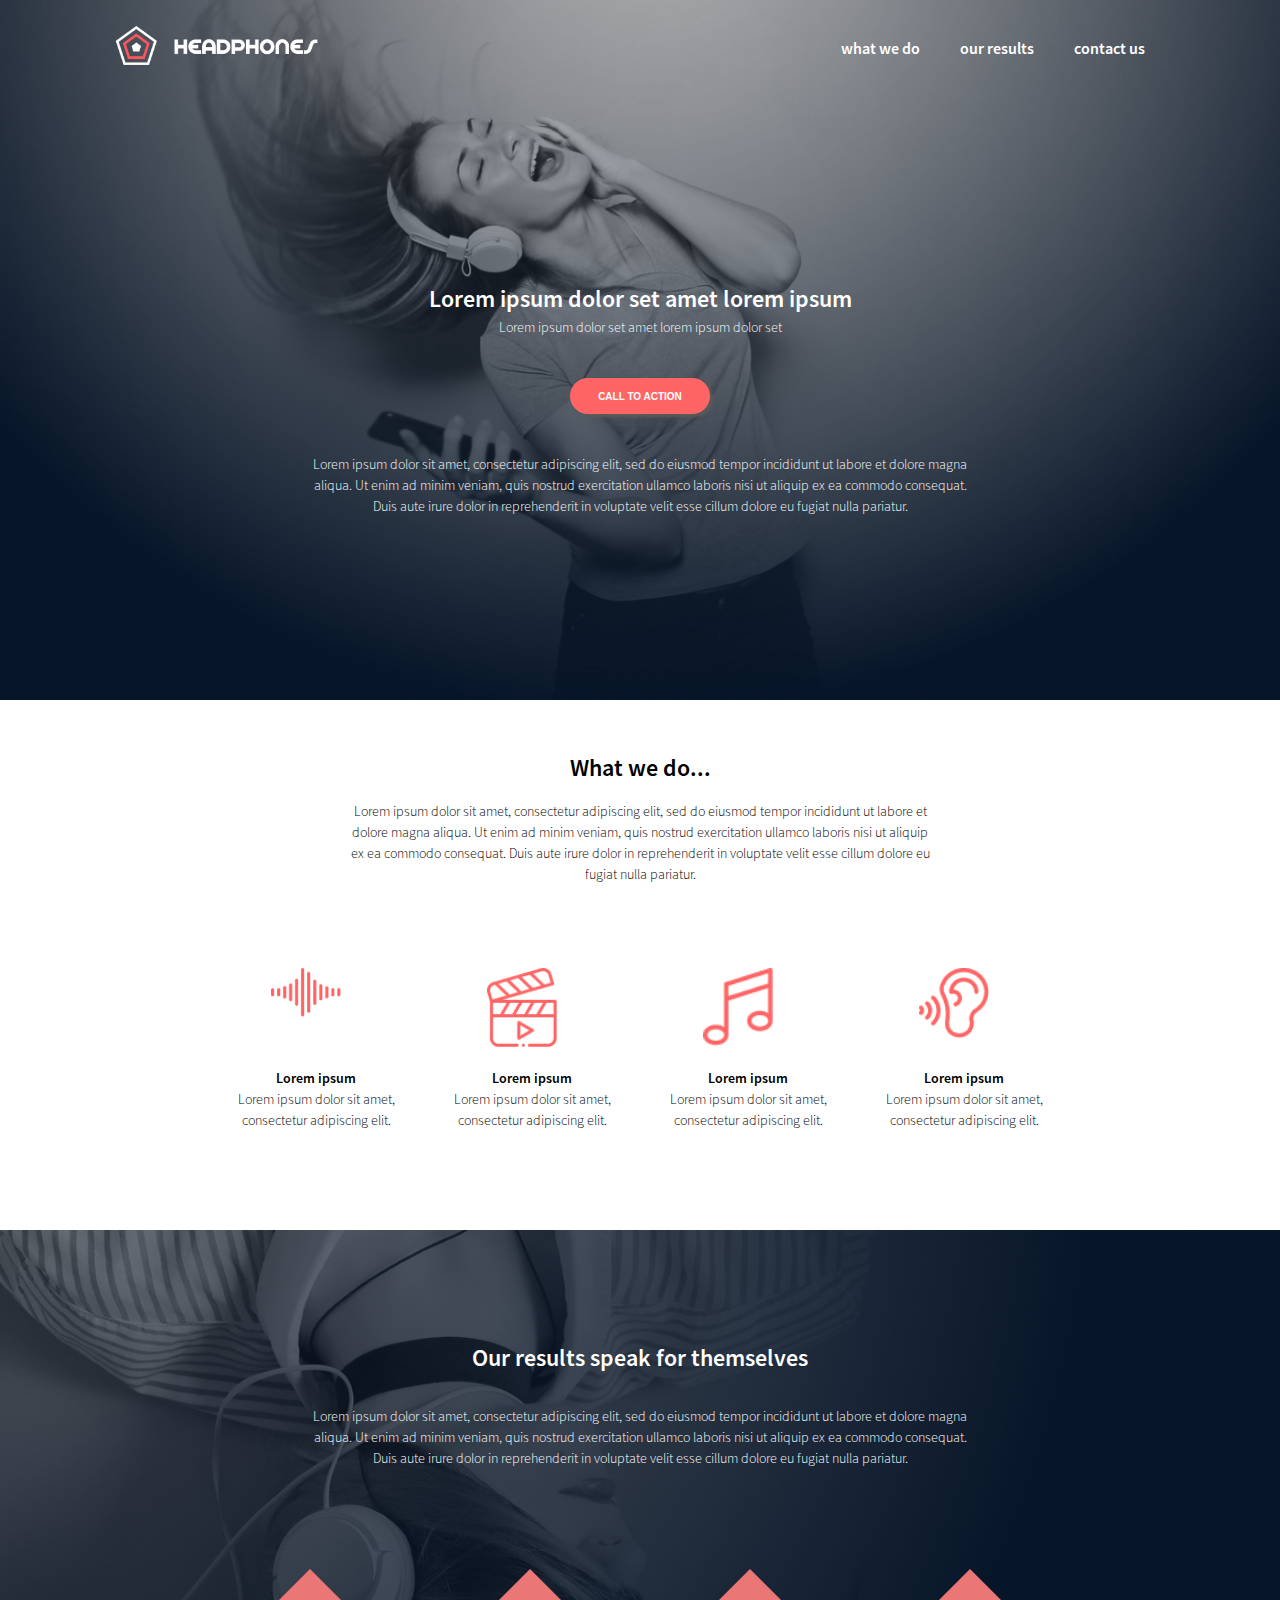
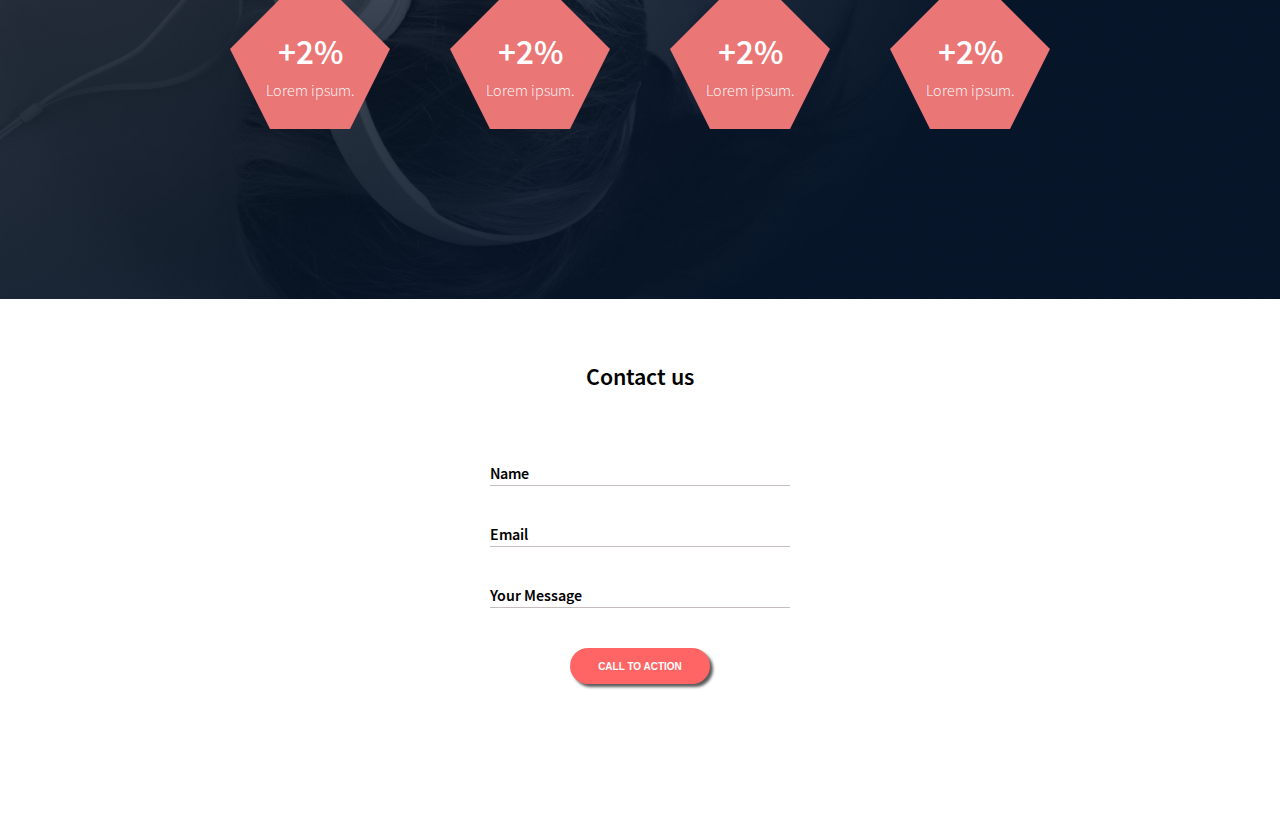
<file: headphones/3-index.html>
<!Doctype html>
<html lang="en">
<head>
    <meta name="viewport" content="width-device-width, initial-scale=1.0">
    <title>Headphones Web</title>
    <link href="3-styles.css" rel="stylesheet">
    <link rel="shortcut icon" href="images/favicon.ico" type="image/x-icon">
</head>
<body>
    <section class="hero">
    <div class="hero-header">
        <nav class="navbar">
            <div class="container">
                <div class="logo">
                    <img src="images/logo_headphones.png" style="height:40px">
                </div>
                <div class="menu">
                    <ul>
                        <li><a href="0-index.html">what we do</a></li>
                        <li><a href="#result">our results</a> </li>
                        <li><a href="#contact">contact us</a> </li>
                    </ul>
                </div>
            </div>
        </nav>
    </div>
    <div class="mobile-menu-new">
        <input type="checkbox" class="toggler">
        <div class="hamburger">
            <div></div>
        </div>
         <div class="container">
                <div class="logo">
                    <img src="images/logo_headphones.png" style="height:40px">
                </div>
            </div>
        <div class="menu">
            <div>
                <div>
                   <ul>
                    <li><a href="#">what we do</a></li> 
                    <li><a href="#">results</a></li> 
                    <li><a href="#">contact us</a></li> 
                   </ul>
                </div>
            </div>
        </div>
    </div>

    <div class="hero-content">
        <h2>Lorem ipsum dolor set amet lorem ipsum</h2>
        <h4>Lorem ipsum dolor set amet lorem ipsum dolor set</h4>
        <div><button>CALL TO ACTION</button></div>
        <h4>Lorem ipsum dolor sit amet, consectetur adipiscing elit, 
            sed do eiusmod tempor incididunt ut labore et dolore magna aliqua. 
            Ut enim ad minim veniam, quis nostrud exercitation ullamco laboris nisi 
            ut aliquip ex ea commodo consequat. Duis aute irure dolor in 
            reprehenderit in voluptate velit esse cillum dolore eu fugiat nulla pariatur.</h4>
    </div>
    </section>

    <section class="whatwedo">
        <div class="whatwedo-text">
            <h2 style="margin: 15px;">What we do...</h2>
            <h4>Lorem ipsum dolor sit amet, consectetur adipiscing elit, 
                sed do eiusmod tempor incididunt ut labore et dolore magna aliqua. 
                Ut enim ad minim veniam, quis nostrud exercitation ullamco laboris nisi ut 
                aliquip ex ea commodo consequat. Duis aute irure dolor in reprehenderit in 
                voluptate velit esse cillum dolore eu fugiat nulla pariatur.
            <h4>
        </div>
        <div class="whatwedo-illustration-main">
            <div class="illustration">
                <div class="icon"><img src="images/sound-frecuency.png"></div>
                <div style="margin-top: 15px;width: 160px;text-align: center;"><h4 style="font-weight: bold;">Lorem ipsum</h4>
                <h4>Lorem ipsum dolor sit amet, consectetur adipiscing elit.</h4></div>
            </div>
            <div class="illustration">
                <div class="icon"><img src="images/video.png"></div>
                <div style="margin-top: 15px;width: 160px;text-align: center;"><h4 style="font-weight: bold;">Lorem ipsum</h4>
                <h4>Lorem ipsum dolor sit amet, consectetur adipiscing elit.</h4></div>
            </div>
            <div class="illustration">
                <div class="icon"><img src="images/music.png"></div>
                <div style="margin-top: 15px;width: 160px;text-align: center;"><h4 style="font-weight: bold;">Lorem ipsum</h4>
                <h4>Lorem ipsum dolor sit amet, consectetur adipiscing elit.</h4></div>
            </div>
            <div class="illustration">
                <div class="icon"><img src="images/hearing.png"></div>
                <div style="margin-top: 15px;width: 160px;text-align: center;"><h4 style="font-weight: bold;">Lorem ipsum</h4>
                <h4>Lorem ipsum dolor sit amet, consectetur adipiscing elit.</h4></div>
            </div>
        </div>

        <div class="whatwedo-illustration-tab">
        <div class="illustration">
                <div class="icon"><img src="images/sound-frecuency.png"></div>
                <div style="margin-top: 15px;width: 160px;text-align: center;"><h4 style="font-weight: bold;">Lorem ipsum</h4>
                <h4>Lorem ipsum dolor sit amet, consectetur adipiscing elit.</h4></div>
            </div>
            <div class="illustration">
                <div class="icon"><img src="images/video.png"></div>
                <div style="margin-top: 15px;width: 160px;text-align: center;"><h4 style="font-weight: bold;">Lorem ipsum</h4>
                <h4>Lorem ipsum dolor sit amet, consectetur adipiscing elit.</h4></div>
            </div>
        </div>
        <div class="whatwedo-illustration-tab">
        <div class="illustration">
                <div class="icon"><img src="images/sound-frecuency.png"></div>
                <div style="margin-top: 15px;width: 160px;text-align: center;"><h4 style="font-weight: bold;">Lorem ipsum</h4>
                <h4>Lorem ipsum dolor sit amet, consectetur adipiscing elit.</h4></div>
            </div>
            <div class="illustration">
                <div class="icon"><img src="images/video.png"></div>
                <div style="margin-top: 15px;width: 160px;text-align: center;"><h4 style="font-weight: bold;">Lorem ipsum</h4>
                <h4>Lorem ipsum dolor sit amet, consectetur adipiscing elit.</h4></div>
            </div>
        </div>

        <div class="whatwedo-illustration-mobile">
            <div class="illustration">
                <div class="icon"><img src="images/sound-frecuency.png"></div>
                <div style="margin-top: 15px;width: 160px;text-align: center;"><h4 style="font-weight: bold;">Lorem ipsum</h4>
                <h4>Lorem ipsum dolor sit amet, consectetur adipiscing elit.</h4></div>
            </div>
            <div class="illustration">
                <div class="icon"><img src="images/video.png"></div>
                <div style="margin-top: 15px;width: 160px;text-align: center;"><h4 style="font-weight: bold;">Lorem ipsum</h4>
                <h4>Lorem ipsum dolor sit amet, consectetur adipiscing elit.</h4></div>
            </div>
            <div class="illustration">
                <div class="icon"><img src="images/music.png"></div>
                <div style="margin-top: 15px;width: 160px;text-align: center;"><h4 style="font-weight: bold;">Lorem ipsum</h4>
                <h4>Lorem ipsum dolor sit amet, consectetur adipiscing elit.</h4></div>
            </div>
            <div class="illustration">
                <div class="icon"><img src="images/hearing.png"></div>
                <div style="margin-top: 15px;width: 160px;text-align: center;"><h4 style="font-weight: bold;">Lorem ipsum</h4>
                <h4>Lorem ipsum dolor sit amet, consectetur adipiscing elit.</h4></div>
            </div>
        </div>
    </section>

    <section class="results">
        <div class="results-text">
        <h2 style="margin-bottom: 30px;">Our results speak for themselves</h2>
        <h4>Lorem ipsum dolor sit amet, consectetur adipiscing elit, 
            sed do eiusmod tempor incididunt ut labore et dolore magna aliqua. 
            Ut enim ad minim veniam, quis nostrud exercitation ullamco laboris nisi 
            ut aliquip ex ea commodo consequat. Duis aute irure dolor in reprehenderit in 
            voluptate velit esse cillum dolore eu fugiat nulla pariatur.</h4>
        </div>    
            <div class="results-illustration-main">
                    <div class="container-pen">
                        <div style="position: absolute;z-index: 1;text-align: center;margin-bottom: 50px;">
                            <span style="font-size: 35px;font-weight: bold;">+2%</span><br>Lorem ipsum.
                        </div>
                            <div class="pentagon">  
                            </div>       
                    </div>
                    <div class="container-pen">
                        <div style="position: absolute;z-index: 1;text-align: center;margin-bottom: 50px;">
                            <span style="font-size: 35px;font-weight: bold;">+2%</span><br>Lorem ipsum.
                        </div>
                        <div class="pentagon"> 
                        </div>       
                    </div>
                    <div class="container-pen">
                        <div style="position: absolute;z-index: 1;text-align: center;margin-bottom: 50px;">
                            <span style="font-size: 35px;font-weight: bold;">+2%</span><br>Lorem ipsum.
                        </div>
                        <div class="pentagon"> 
                        </div>       
                    </div>
                    <div class="container-pen">
                        <div style="position: absolute;z-index: 1;text-align: center;margin-bottom: 50px;">
                            <span style="font-size: 35px;font-weight: bold;">+2%</span><br>Lorem ipsum.
                        </div>
                        <div class="pentagon"> 
                        </div>       
                    </div>
            </div>

        <div class="results-illustration-tab">
        <div class="container-pen">
                        <div style="position: absolute;z-index: 1;text-align: center;margin-bottom: 50px;">
                            <span style="font-size: 35px;font-weight: bold;">+2%</span><br>Lorem ipsum.
                        </div>
                            <div class="pentagon">  
                            </div>       
                    </div>
                    <div class="container-pen">
                        <div style="position: absolute;z-index: 1;text-align: center;margin-bottom: 50px;">
                            <span style="font-size: 35px;font-weight: bold;">+2%</span><br>Lorem ipsum.
                        </div>
                        <div class="pentagon"> 
                        </div>       
                    </div>
        </div>
        <div class="results-illustration-tab">
        <div class="container-pen">
                        <div style="position: absolute;z-index: 1;text-align: center;margin-bottom: 50px;">
                            <span style="font-size: 35px;font-weight: bold;">+2%</span><br>Lorem ipsum.
                        </div>
                            <div class="pentagon">  
                            </div>       
                    </div>
                    <div class="container-pen">
                        <div style="position: absolute;z-index: 1;text-align: center;margin-bottom: 50px;">
                            <span style="font-size: 35px;font-weight: bold;">+2%</span><br>Lorem ipsum.
                        </div>
                        <div class="pentagon"> 
                        </div>       
                    </div>
        </div>

        <div class="results-illustration-mobile">
                    <div class="container-pen">
                        <div style="position: absolute;z-index: 1;text-align: center;margin-bottom: 50px;">
                            <span style="font-size: 35px;font-weight: bold;">+2%</span><br>Lorem ipsum.
                        </div>
                            <div class="pentagon">  
                            </div>       
                    </div>
                    <div class="container-pen">
                        <div style="position: absolute;z-index: 1;text-align: center;margin-bottom: 50px;">
                            <span style="font-size: 35px;font-weight: bold;">+2%</span><br>Lorem ipsum.
                        </div>
                        <div class="pentagon"> 
                        </div>       
                    </div>
                    <div class="container-pen">
                        <div style="position: absolute;z-index: 1;text-align: center;margin-bottom: 50px;">
                            <span style="font-size: 35px;font-weight: bold;">+2%</span><br>Lorem ipsum.
                        </div>
                        <div class="pentagon"> 
                        </div>       
                    </div>
                    <div class="container-pen">
                        <div style="position: absolute;z-index: 1;text-align: center;margin-bottom: 50px;">
                            <span style="font-size: 35px;font-weight: bold;">+2%</span><br>Lorem ipsum.
                        </div>
                        <div class="pentagon"> 
                        </div>       
                    </div>
            </div>
    </section>

    <section class=contact>
        <h2>Contact us</h2>
        <div class="contact-input">
        <div class="contact-info">
            <p>Name</p>
        </div>
        <div class="contact-info">
            <p>Email</p>
        </div>
        <div class="contact-info">
            <p>Your Message</p>
        </div>
        </div>
        <button>CALL TO ACTION</button>
    </section>
</body>
</html>
</file>
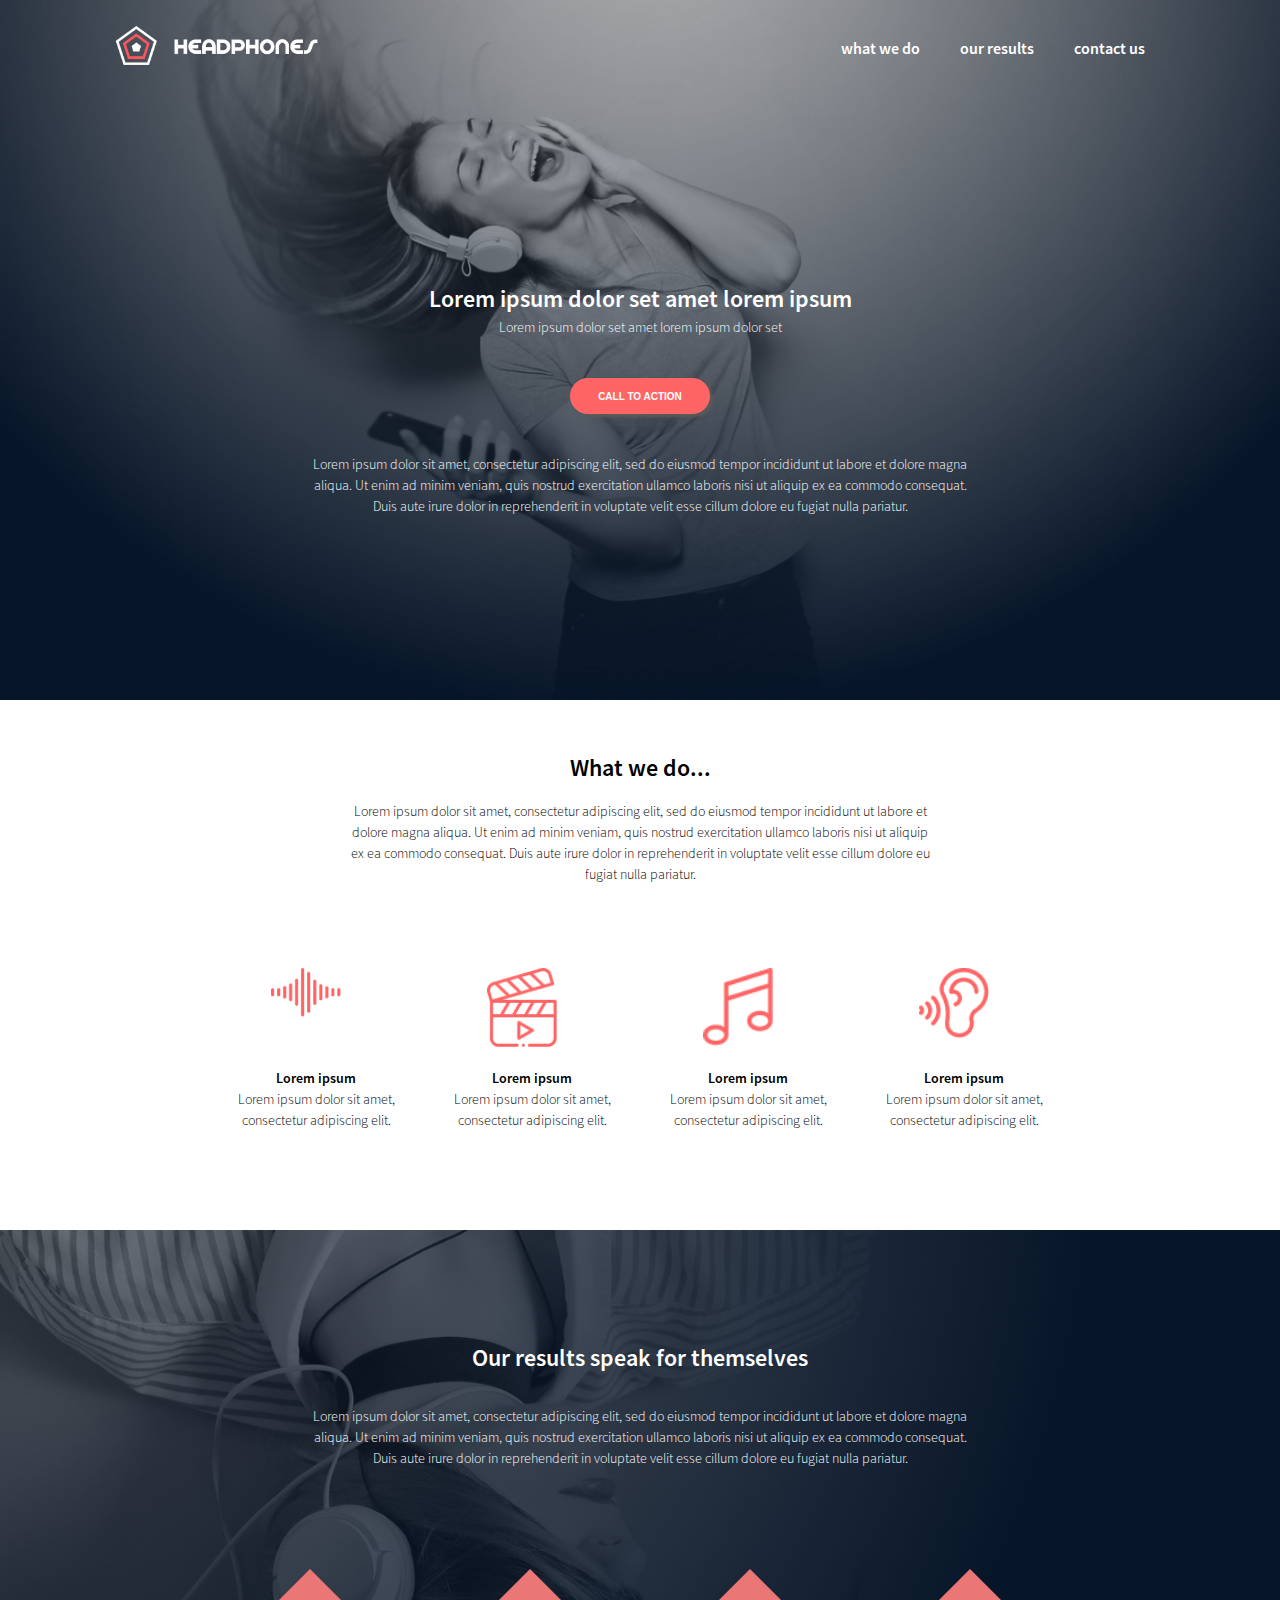
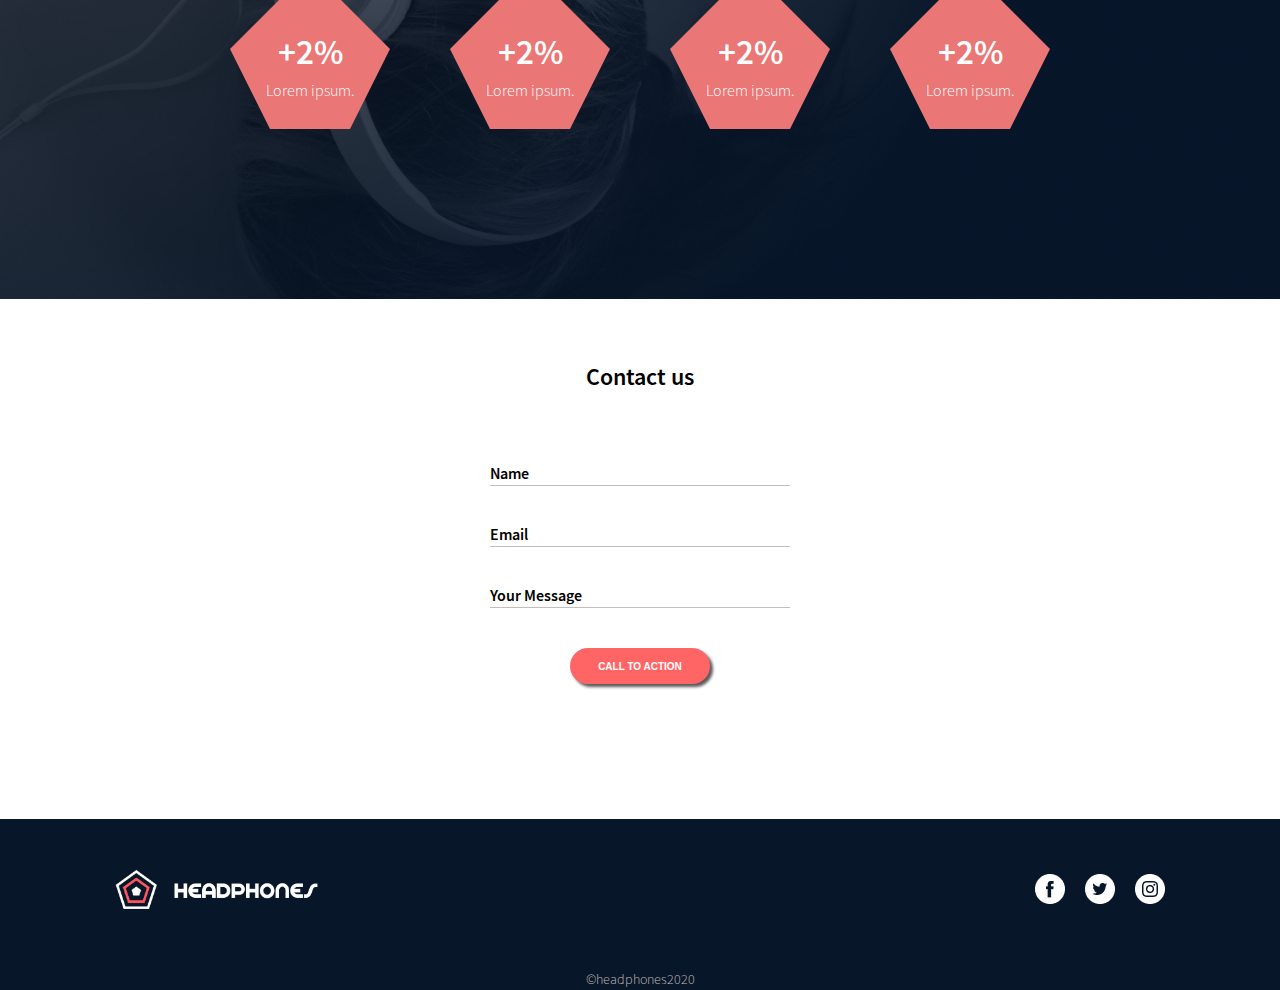
<file: headphones/4-index.html>
<!Doctype html>
<html lang="en">
<head>
    <meta name="viewport" content="width-device-width, initial-scale=1.0">
    <title>Headphones Web</title>
    <link href="4-styles.css" rel="stylesheet">
    <link rel="shortcut icon" href="images/favicon.ico" type="image/x-icon">
</head>
<body>
    <section class="hero">
    <div class="hero-header">
        <nav class="navbar">
            <div class="container">
                <div class="logo">
                    <img src="images/logo_headphones.png" style="height:40px">
                </div>
                <div class="menu">
                    <ul>
                        <li><a href="0-index.html">what we do</a></li>
                        <li><a href="#result">our results</a> </li>
                        <li><a href="#contact">contact us</a> </li>
                    </ul>
                </div>
            </div>
        </nav>
    </div>
    <div class="mobile-menu-new">
        <input type="checkbox" class="toggler">
        <div class="hamburger">
            <div></div>
        </div>
         <div class="container">
                <div class="logo">
                    <img src="images/logo_headphones.png" style="height:40px">
                </div>
            </div>
        <div class="menu">
            <div>
                <div>
                   <ul>
                    <li><a href="#">what we do</a></li> 
                    <li><a href="#">results</a></li> 
                    <li><a href="#">contact us</a></li> 
                   </ul>
                </div>
            </div>
        </div>
    </div>

    <div class="hero-content">
        <h2>Lorem ipsum dolor set amet lorem ipsum</h2>
        <h4>Lorem ipsum dolor set amet lorem ipsum dolor set</h4>
        <div><button>CALL TO ACTION</button></div>
        <h4>Lorem ipsum dolor sit amet, consectetur adipiscing elit, 
            sed do eiusmod tempor incididunt ut labore et dolore magna aliqua. 
            Ut enim ad minim veniam, quis nostrud exercitation ullamco laboris nisi 
            ut aliquip ex ea commodo consequat. Duis aute irure dolor in 
            reprehenderit in voluptate velit esse cillum dolore eu fugiat nulla pariatur.</h4>
    </div>
    </section>

    <section class="whatwedo">
        <div class="whatwedo-text">
            <h2 style="margin: 15px;">What we do...</h2>
            <h4>Lorem ipsum dolor sit amet, consectetur adipiscing elit, 
                sed do eiusmod tempor incididunt ut labore et dolore magna aliqua. 
                Ut enim ad minim veniam, quis nostrud exercitation ullamco laboris nisi ut 
                aliquip ex ea commodo consequat. Duis aute irure dolor in reprehenderit in 
                voluptate velit esse cillum dolore eu fugiat nulla pariatur.
            <h4>
        </div>
        <div class="whatwedo-illustration-main">
            <div class="illustration">
                <div class="icon"><img src="images/sound-frecuency.png"></div>
                <div style="margin-top: 15px;width: 160px;text-align: center;"><h4 style="font-weight: bold;">Lorem ipsum</h4>
                <h4>Lorem ipsum dolor sit amet, consectetur adipiscing elit.</h4></div>
            </div>
            <div class="illustration">
                <div class="icon"><img src="images/video.png"></div>
                <div style="margin-top: 15px;width: 160px;text-align: center;"><h4 style="font-weight: bold;">Lorem ipsum</h4>
                <h4>Lorem ipsum dolor sit amet, consectetur adipiscing elit.</h4></div>
            </div>
            <div class="illustration">
                <div class="icon"><img src="images/music.png"></div>
                <div style="margin-top: 15px;width: 160px;text-align: center;"><h4 style="font-weight: bold;">Lorem ipsum</h4>
                <h4>Lorem ipsum dolor sit amet, consectetur adipiscing elit.</h4></div>
            </div>
            <div class="illustration">
                <div class="icon"><img src="images/hearing.png"></div>
                <div style="margin-top: 15px;width: 160px;text-align: center;"><h4 style="font-weight: bold;">Lorem ipsum</h4>
                <h4>Lorem ipsum dolor sit amet, consectetur adipiscing elit.</h4></div>
            </div>
        </div>

        <div class="whatwedo-illustration-tab">
        <div class="illustration">
                <div class="icon"><img src="images/sound-frecuency.png"></div>
                <div style="margin-top: 15px;width: 160px;text-align: center;"><h4 style="font-weight: bold;">Lorem ipsum</h4>
                <h4>Lorem ipsum dolor sit amet, consectetur adipiscing elit.</h4></div>
            </div>
            <div class="illustration">
                <div class="icon"><img src="images/video.png"></div>
                <div style="margin-top: 15px;width: 160px;text-align: center;"><h4 style="font-weight: bold;">Lorem ipsum</h4>
                <h4>Lorem ipsum dolor sit amet, consectetur adipiscing elit.</h4></div>
            </div>
        </div>
        <div class="whatwedo-illustration-tab">
        <div class="illustration">
                <div class="icon"><img src="images/sound-frecuency.png"></div>
                <div style="margin-top: 15px;width: 160px;text-align: center;"><h4 style="font-weight: bold;">Lorem ipsum</h4>
                <h4>Lorem ipsum dolor sit amet, consectetur adipiscing elit.</h4></div>
            </div>
            <div class="illustration">
                <div class="icon"><img src="images/video.png"></div>
                <div style="margin-top: 15px;width: 160px;text-align: center;"><h4 style="font-weight: bold;">Lorem ipsum</h4>
                <h4>Lorem ipsum dolor sit amet, consectetur adipiscing elit.</h4></div>
            </div>
        </div>

        <div class="whatwedo-illustration-mobile">
            <div class="illustration">
                <div class="icon"><img src="images/sound-frecuency.png"></div>
                <div style="margin-top: 15px;width: 160px;text-align: center;"><h4 style="font-weight: bold;">Lorem ipsum</h4>
                <h4>Lorem ipsum dolor sit amet, consectetur adipiscing elit.</h4></div>
            </div>
            <div class="illustration">
                <div class="icon"><img src="images/video.png"></div>
                <div style="margin-top: 15px;width: 160px;text-align: center;"><h4 style="font-weight: bold;">Lorem ipsum</h4>
                <h4>Lorem ipsum dolor sit amet, consectetur adipiscing elit.</h4></div>
            </div>
            <div class="illustration">
                <div class="icon"><img src="images/music.png"></div>
                <div style="margin-top: 15px;width: 160px;text-align: center;"><h4 style="font-weight: bold;">Lorem ipsum</h4>
                <h4>Lorem ipsum dolor sit amet, consectetur adipiscing elit.</h4></div>
            </div>
            <div class="illustration">
                <div class="icon"><img src="images/hearing.png"></div>
                <div style="margin-top: 15px;width: 160px;text-align: center;"><h4 style="font-weight: bold;">Lorem ipsum</h4>
                <h4>Lorem ipsum dolor sit amet, consectetur adipiscing elit.</h4></div>
            </div>
        </div>
    </section>

    <section class="results">
        <div class="results-text">
        <h2 style="margin-bottom: 30px;">Our results speak for themselves</h2>
        <h4>Lorem ipsum dolor sit amet, consectetur adipiscing elit, 
            sed do eiusmod tempor incididunt ut labore et dolore magna aliqua. 
            Ut enim ad minim veniam, quis nostrud exercitation ullamco laboris nisi 
            ut aliquip ex ea commodo consequat. Duis aute irure dolor in reprehenderit in 
            voluptate velit esse cillum dolore eu fugiat nulla pariatur.</h4>
        </div>    
            <div class="results-illustration-main">
                    <div class="container-pen">
                        <div style="position: absolute;z-index: 1;text-align: center;margin-bottom: 50px;">
                            <span style="font-size: 35px;font-weight: bold;">+2%</span><br>Lorem ipsum.
                        </div>
                            <div class="pentagon">  
                            </div>       
                    </div>
                    <div class="container-pen">
                        <div style="position: absolute;z-index: 1;text-align: center;margin-bottom: 50px;">
                            <span style="font-size: 35px;font-weight: bold;">+2%</span><br>Lorem ipsum.
                        </div>
                        <div class="pentagon"> 
                        </div>       
                    </div>
                    <div class="container-pen">
                        <div style="position: absolute;z-index: 1;text-align: center;margin-bottom: 50px;">
                            <span style="font-size: 35px;font-weight: bold;">+2%</span><br>Lorem ipsum.
                        </div>
                        <div class="pentagon"> 
                        </div>       
                    </div>
                    <div class="container-pen">
                        <div style="position: absolute;z-index: 1;text-align: center;margin-bottom: 50px;">
                            <span style="font-size: 35px;font-weight: bold;">+2%</span><br>Lorem ipsum.
                        </div>
                        <div class="pentagon"> 
                        </div>       
                    </div>
            </div>

        <div class="results-illustration-tab">
        <div class="container-pen">
                        <div style="position: absolute;z-index: 1;text-align: center;margin-bottom: 50px;">
                            <span style="font-size: 35px;font-weight: bold;">+2%</span><br>Lorem ipsum.
                        </div>
                            <div class="pentagon">  
                            </div>       
                    </div>
                    <div class="container-pen">
                        <div style="position: absolute;z-index: 1;text-align: center;margin-bottom: 50px;">
                            <span style="font-size: 35px;font-weight: bold;">+2%</span><br>Lorem ipsum.
                        </div>
                        <div class="pentagon"> 
                        </div>       
                    </div>
        </div>
        <div class="results-illustration-tab">
        <div class="container-pen">
                        <div style="position: absolute;z-index: 1;text-align: center;margin-bottom: 50px;">
                            <span style="font-size: 35px;font-weight: bold;">+2%</span><br>Lorem ipsum.
                        </div>
                            <div class="pentagon">  
                            </div>       
                    </div>
                    <div class="container-pen">
                        <div style="position: absolute;z-index: 1;text-align: center;margin-bottom: 50px;">
                            <span style="font-size: 35px;font-weight: bold;">+2%</span><br>Lorem ipsum.
                        </div>
                        <div class="pentagon"> 
                        </div>       
                    </div>
        </div>

        <div class="results-illustration-mobile">
                    <div class="container-pen">
                        <div style="position: absolute;z-index: 1;text-align: center;margin-bottom: 50px;">
                            <span style="font-size: 35px;font-weight: bold;">+2%</span><br>Lorem ipsum.
                        </div>
                            <div class="pentagon">  
                            </div>       
                    </div>
                    <div class="container-pen">
                        <div style="position: absolute;z-index: 1;text-align: center;margin-bottom: 50px;">
                            <span style="font-size: 35px;font-weight: bold;">+2%</span><br>Lorem ipsum.
                        </div>
                        <div class="pentagon"> 
                        </div>       
                    </div>
                    <div class="container-pen">
                        <div style="position: absolute;z-index: 1;text-align: center;margin-bottom: 50px;">
                            <span style="font-size: 35px;font-weight: bold;">+2%</span><br>Lorem ipsum.
                        </div>
                        <div class="pentagon"> 
                        </div>       
                    </div>
                    <div class="container-pen">
                        <div style="position: absolute;z-index: 1;text-align: center;margin-bottom: 50px;">
                            <span style="font-size: 35px;font-weight: bold;">+2%</span><br>Lorem ipsum.
                        </div>
                        <div class="pentagon"> 
                        </div>       
                    </div>
            </div>


    </section>

    <section class=contact>
        <h2>Contact us</h2>
        <div class="contact-input">
        <div class="contact-info">
            <p>Name</p>
        </div>
        <div class="contact-info">
            <p>Email</p>
        </div>
        <div class="contact-info">
            <p>Your Message</p>
        </div>
        </div>
        <button>CALL TO ACTION</button>
    </section>
</body>
<footer>
    <div class="navbar-footer">
        <div class="container">
            <div class="logo">
                <img src="images/logo_headphones.png" style="height: 40px;">
            </div>
            <div class="social-icons">
               <a href="#"><img src="images/social_icons.png"></a> 
            </div>
        </div>
    </div>     
</footer>
<h4 style="text-align: center;
color: rgb(197 189 189);
background-color: rgb(7,22,41);">
&copy;headphones2020
</h4>
</body>
</html>
</file>
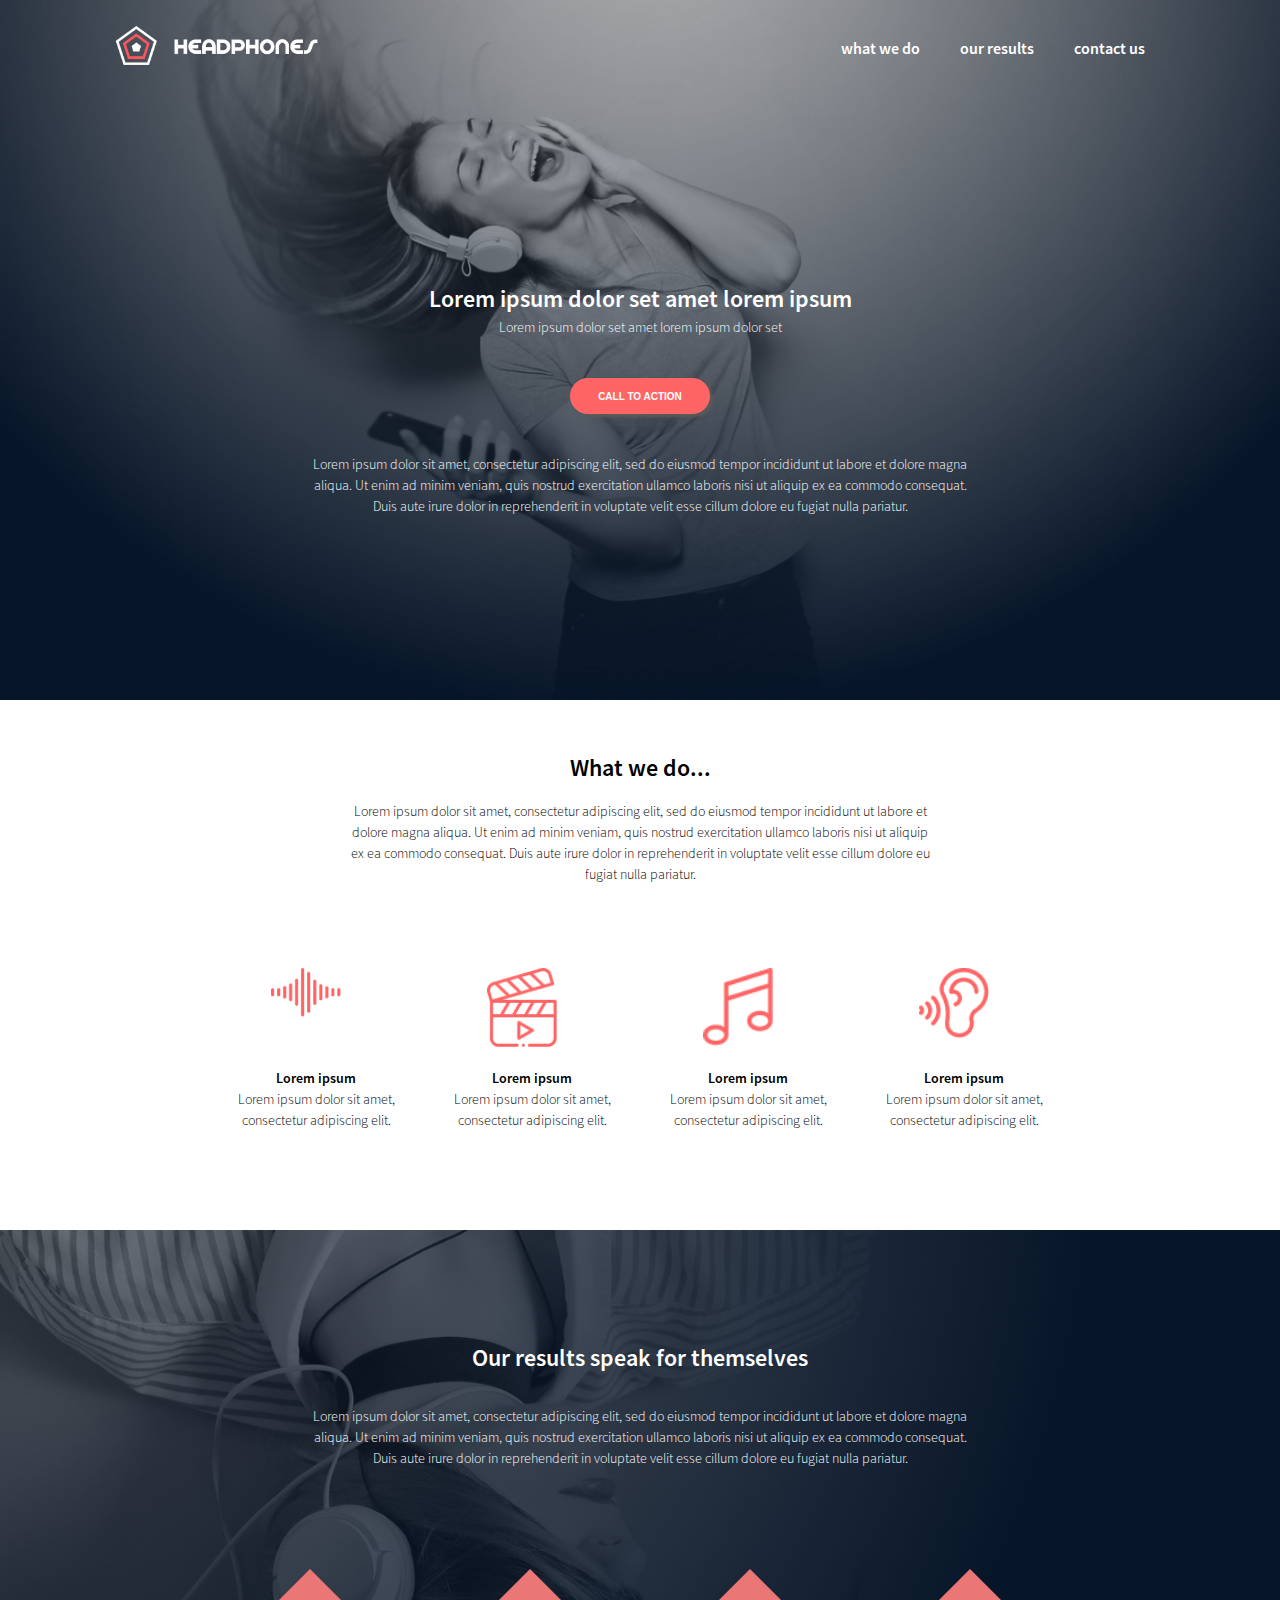
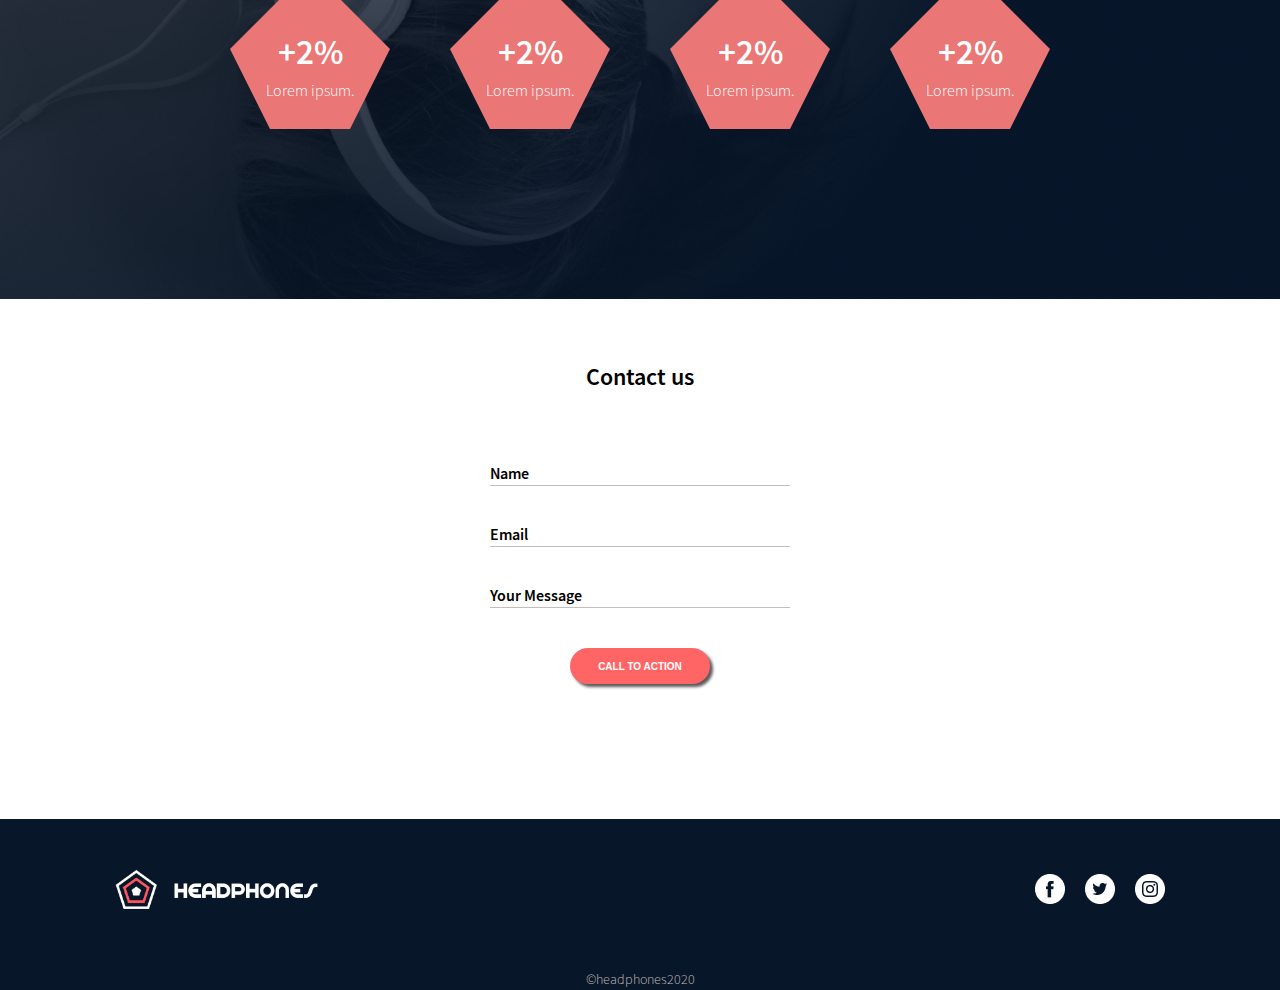
<file: headphones/6-index.html>
<!Doctype html>
<html lang="en">
<head>
    <meta name="viewport" content="width-device-width, initial-scale=1.0">
    <title>Headphones Web</title>
    <link href="6-styles.css" rel="stylesheet">
    <link rel="shortcut icon" href="images/favicon.ico" type="image/x-icon">
</head>
<body>
    <section class="hero">
    <div class="hero-header">
        <nav class="navbar">
            <div class="container">
                <div class="logo">
                    <img src="images/logo_headphones.png" style="height:40px">
                </div>
                <div class="menu">
                    <ul>
                        <li><a href="0-index.html">what we do</a></li>
                        <li><a href="#result">our results</a> </li>
                        <li><a href="#contact">contact us</a> </li>
                    </ul>
                </div>
            </div>
        </nav>
    </div>
    <div class="mobile-menu-new">
        <input type="checkbox" class="toggler">
        <div class="hamburger">
            <div></div>
        </div>
         <div class="container">
                <div class="logo">
                    <img src="images/logo_headphones.png" style="height:40px">
                </div>
            </div>
        <div class="menu">
            <div>
                <div>
                   <ul>
                    <li><a href="#">what we do</a></li> 
                    <li><a href="#">results</a></li> 
                    <li><a href="#">contact us</a></li> 
                   </ul>
                </div>
            </div>
        </div>
    </div>

    <div class="hero-content">
        <h2>Lorem ipsum dolor set amet lorem ipsum</h2>
        <h4>Lorem ipsum dolor set amet lorem ipsum dolor set</h4>
        <div><button>CALL TO ACTION</button></div>
        <h4>Lorem ipsum dolor sit amet, consectetur adipiscing elit, 
            sed do eiusmod tempor incididunt ut labore et dolore magna aliqua. 
            Ut enim ad minim veniam, quis nostrud exercitation ullamco laboris nisi 
            ut aliquip ex ea commodo consequat. Duis aute irure dolor in 
            reprehenderit in voluptate velit esse cillum dolore eu fugiat nulla pariatur.</h4>
    </div>
    </section>

    <section class="whatwedo">
        <div class="whatwedo-text">
            <h2 style="margin: 15px;">What we do...</h2>
            <h4>Lorem ipsum dolor sit amet, consectetur adipiscing elit, 
                sed do eiusmod tempor incididunt ut labore et dolore magna aliqua. 
                Ut enim ad minim veniam, quis nostrud exercitation ullamco laboris nisi ut 
                aliquip ex ea commodo consequat. Duis aute irure dolor in reprehenderit in 
                voluptate velit esse cillum dolore eu fugiat nulla pariatur.
            <h4>
        </div>
        <div class="whatwedo-illustration-main">
            <div class="illustration">
                <div class="icon"><img src="images/sound-frecuency.png"></div>
                <div style="margin-top: 15px;width: 160px;text-align: center;"><h4 style="font-weight: bold;">Lorem ipsum</h4>
                <h4>Lorem ipsum dolor sit amet, consectetur adipiscing elit.</h4></div>
            </div>
            <div class="illustration">
                <div class="icon"><img src="images/video.png"></div>
                <div style="margin-top: 15px;width: 160px;text-align: center;"><h4 style="font-weight: bold;">Lorem ipsum</h4>
                <h4>Lorem ipsum dolor sit amet, consectetur adipiscing elit.</h4></div>
            </div>
            <div class="illustration">
                <div class="icon"><img src="images/music.png"></div>
                <div style="margin-top: 15px;width: 160px;text-align: center;"><h4 style="font-weight: bold;">Lorem ipsum</h4>
                <h4>Lorem ipsum dolor sit amet, consectetur adipiscing elit.</h4></div>
            </div>
            <div class="illustration">
                <div class="icon"><img src="images/hearing.png"></div>
                <div style="margin-top: 15px;width: 160px;text-align: center;"><h4 style="font-weight: bold;">Lorem ipsum</h4>
                <h4>Lorem ipsum dolor sit amet, consectetur adipiscing elit.</h4></div>
            </div>
        </div>

        <div class="whatwedo-illustration-tab">
        <div class="illustration">
                <div class="icon"><img src="images/sound-frecuency.png"></div>
                <div style="margin-top: 15px;width: 160px;text-align: center;"><h4 style="font-weight: bold;">Lorem ipsum</h4>
                <h4>Lorem ipsum dolor sit amet, consectetur adipiscing elit.</h4></div>
            </div>
            <div class="illustration">
                <div class="icon"><img src="images/video.png"></div>
                <div style="margin-top: 15px;width: 160px;text-align: center;"><h4 style="font-weight: bold;">Lorem ipsum</h4>
                <h4>Lorem ipsum dolor sit amet, consectetur adipiscing elit.</h4></div>
            </div>
        </div>
        <div class="whatwedo-illustration-tab">
        <div class="illustration">
                <div class="icon"><img src="images/sound-frecuency.png"></div>
                <div style="margin-top: 15px;width: 160px;text-align: center;"><h4 style="font-weight: bold;">Lorem ipsum</h4>
                <h4>Lorem ipsum dolor sit amet, consectetur adipiscing elit.</h4></div>
            </div>
            <div class="illustration">
                <div class="icon"><img src="images/video.png"></div>
                <div style="margin-top: 15px;width: 160px;text-align: center;"><h4 style="font-weight: bold;">Lorem ipsum</h4>
                <h4>Lorem ipsum dolor sit amet, consectetur adipiscing elit.</h4></div>
            </div>
        </div>

        <div class="whatwedo-illustration-mobile">
            <div class="illustration">
                <div class="icon"><img src="images/sound-frecuency.png"></div>
                <div style="margin-top: 15px;width: 160px;text-align: center;"><h4 style="font-weight: bold;">Lorem ipsum</h4>
                <h4>Lorem ipsum dolor sit amet, consectetur adipiscing elit.</h4></div>
            </div>
            <div class="illustration">
                <div class="icon"><img src="images/video.png"></div>
                <div style="margin-top: 15px;width: 160px;text-align: center;"><h4 style="font-weight: bold;">Lorem ipsum</h4>
                <h4>Lorem ipsum dolor sit amet, consectetur adipiscing elit.</h4></div>
            </div>
            <div class="illustration">
                <div class="icon"><img src="images/music.png"></div>
                <div style="margin-top: 15px;width: 160px;text-align: center;"><h4 style="font-weight: bold;">Lorem ipsum</h4>
                <h4>Lorem ipsum dolor sit amet, consectetur adipiscing elit.</h4></div>
            </div>
            <div class="illustration">
                <div class="icon"><img src="images/hearing.png"></div>
                <div style="margin-top: 15px;width: 160px;text-align: center;"><h4 style="font-weight: bold;">Lorem ipsum</h4>
                <h4>Lorem ipsum dolor sit amet, consectetur adipiscing elit.</h4></div>
            </div>
        </div>
    </section>

    <section class="results">
        <div class="results-text">
        <h2 style="margin-bottom: 30px;">Our results speak for themselves</h2>
        <h4>Lorem ipsum dolor sit amet, consectetur adipiscing elit, 
            sed do eiusmod tempor incididunt ut labore et dolore magna aliqua. 
            Ut enim ad minim veniam, quis nostrud exercitation ullamco laboris nisi 
            ut aliquip ex ea commodo consequat. Duis aute irure dolor in reprehenderit in 
            voluptate velit esse cillum dolore eu fugiat nulla pariatur.</h4>
        </div>    
            <div class="results-illustration-main">
                    <div class="container-pen">
                        <div style="position: absolute;z-index: 1;text-align: center;margin-bottom: 50px;">
                            <span style="font-size: 35px;font-weight: bold;">+2%</span><br>Lorem ipsum.
                        </div>
                            <div class="pentagon">  
                            </div>       
                    </div>
                    <div class="container-pen">
                        <div style="position: absolute;z-index: 1;text-align: center;margin-bottom: 50px;">
                            <span style="font-size: 35px;font-weight: bold;">+2%</span><br>Lorem ipsum.
                        </div>
                        <div class="pentagon"> 
                        </div>       
                    </div>
                    <div class="container-pen">
                        <div style="position: absolute;z-index: 1;text-align: center;margin-bottom: 50px;">
                            <span style="font-size: 35px;font-weight: bold;">+2%</span><br>Lorem ipsum.
                        </div>
                        <div class="pentagon"> 
                        </div>       
                    </div>
                    <div class="container-pen">
                        <div style="position: absolute;z-index: 1;text-align: center;margin-bottom: 50px;">
                            <span style="font-size: 35px;font-weight: bold;">+2%</span><br>Lorem ipsum.
                        </div>
                        <div class="pentagon"> 
                        </div>       
                    </div>
            </div>

        <div class="results-illustration-tab">
        <div class="container-pen">
                        <div style="position: absolute;z-index: 1;text-align: center;margin-bottom: 50px;">
                            <span style="font-size: 35px;font-weight: bold;">+2%</span><br>Lorem ipsum.
                        </div>
                            <div class="pentagon">  
                            </div>       
                    </div>
                    <div class="container-pen">
                        <div style="position: absolute;z-index: 1;text-align: center;margin-bottom: 50px;">
                            <span style="font-size: 35px;font-weight: bold;">+2%</span><br>Lorem ipsum.
                        </div>
                        <div class="pentagon"> 
                        </div>       
                    </div>
        </div>
        <div class="results-illustration-tab">
        <div class="container-pen">
                        <div style="position: absolute;z-index: 1;text-align: center;margin-bottom: 50px;">
                            <span style="font-size: 35px;font-weight: bold;">+2%</span><br>Lorem ipsum.
                        </div>
                            <div class="pentagon">  
                            </div>       
                    </div>
                    <div class="container-pen">
                        <div style="position: absolute;z-index: 1;text-align: center;margin-bottom: 50px;">
                            <span style="font-size: 35px;font-weight: bold;">+2%</span><br>Lorem ipsum.
                        </div>
                        <div class="pentagon"> 
                        </div>       
                    </div>
        </div>

        <div class="results-illustration-mobile">
                    <div class="container-pen">
                        <div style="position: absolute;z-index: 1;text-align: center;margin-bottom: 50px;">
                            <span style="font-size: 35px;font-weight: bold;">+2%</span><br>Lorem ipsum.
                        </div>
                            <div class="pentagon">  
                            </div>       
                    </div>
                    <div class="container-pen">
                        <div style="position: absolute;z-index: 1;text-align: center;margin-bottom: 50px;">
                            <span style="font-size: 35px;font-weight: bold;">+2%</span><br>Lorem ipsum.
                        </div>
                        <div class="pentagon"> 
                        </div>       
                    </div>
                    <div class="container-pen">
                        <div style="position: absolute;z-index: 1;text-align: center;margin-bottom: 50px;">
                            <span style="font-size: 35px;font-weight: bold;">+2%</span><br>Lorem ipsum.
                        </div>
                        <div class="pentagon"> 
                        </div>       
                    </div>
                    <div class="container-pen">
                        <div style="position: absolute;z-index: 1;text-align: center;margin-bottom: 50px;">
                            <span style="font-size: 35px;font-weight: bold;">+2%</span><br>Lorem ipsum.
                        </div>
                        <div class="pentagon"> 
                        </div>       
                    </div>
            </div>


    </section>

    <section class=contact>
        <h2>Contact us</h2>
        <div class="contact-input">
        <div class="contact-info">
            <p>Name</p>
        </div>
        <div class="contact-info">
            <p>Email</p>
        </div>
        <div class="contact-info">
            <p>Your Message</p>
        </div>
        </div>
        <button>CALL TO ACTION</button>
    </section>
</body>
<footer>
    <div class="navbar-footer">
        <div class="container">
            <div class="logo">
                <img src="images/logo_headphones.png" style="height: 40px;">
            </div>
            <div class="social-icons">
                <a href="#"><img src="images/social_icons.png"></a> 
            </div>
        </div>
    </div>     
</footer>
<h4 style="text-align: center;
color: rgb(197 189 189);
background-color: rgb(7,22,41);">
&copy;headphones2020
</h4>
</body>
</html>
</file>
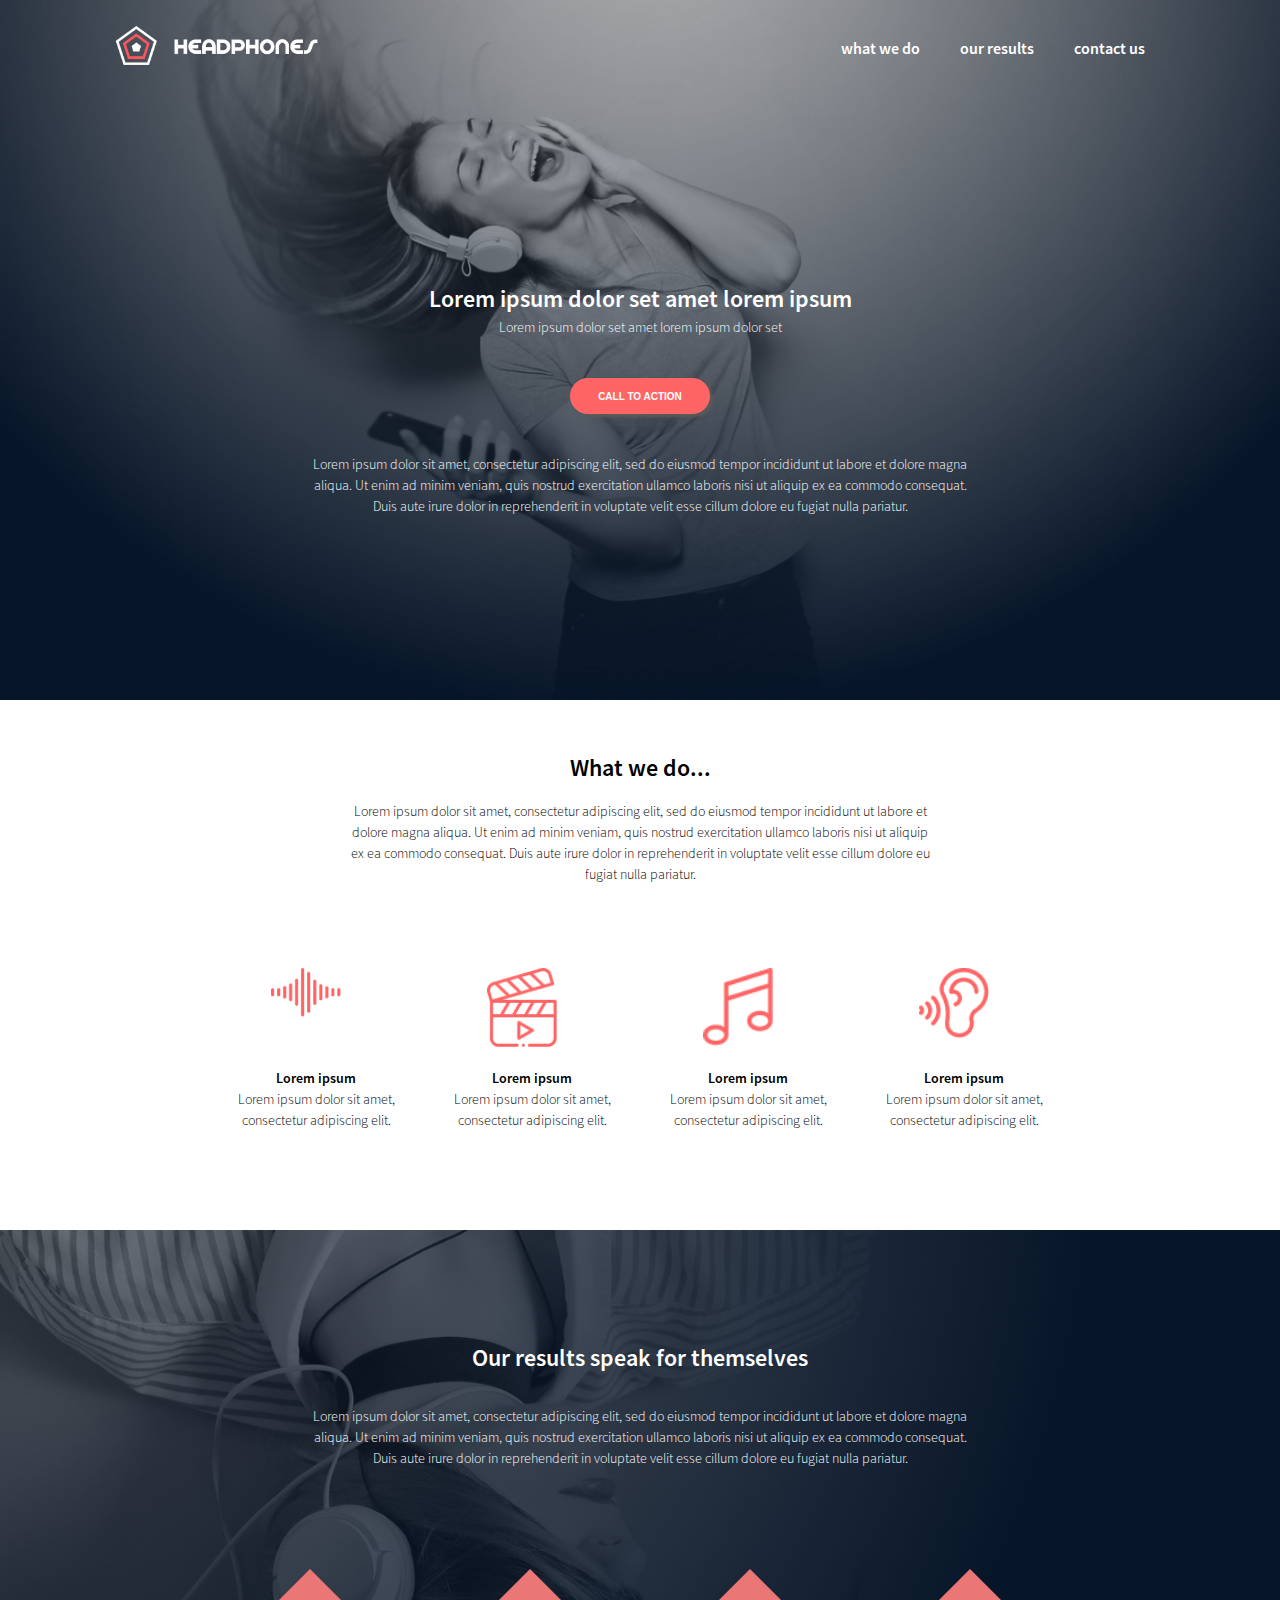
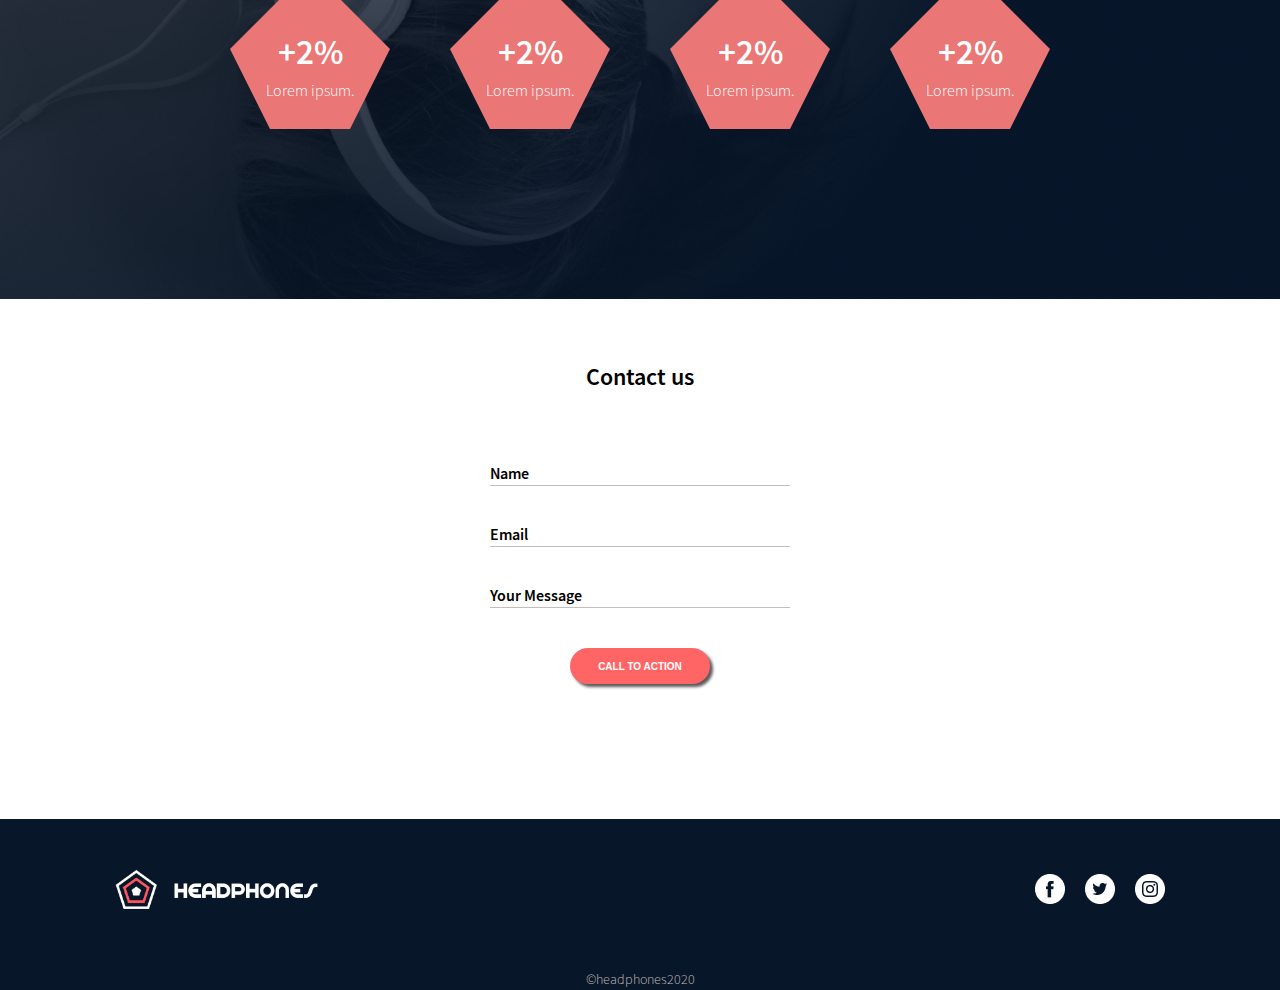
<file: headphones/7-index.html>
<!Doctype html>
<html lang="en">
<head>
    <meta name="viewport" content="width-device-width, initial-scale=1.0">
    <title>Headphones Web</title>
    <link href="7-styles.css" rel="stylesheet">
    <link rel="shortcut icon" href="images/favicon.ico" type="image/x-icon">
</head>
<body>
    <section class="hero">
    <div class="hero-header">
        <nav class="navbar">
            <div class="container">
                <div class="logo">
                    <img src="images/logo_headphones.png" style="height:40px">
                </div>
                <div class="menu">
                    <ul>
                        <li><a href="0-index.html">what we do</a></li>
                        <li><a href="#result">our results</a> </li>
                        <li><a href="#contact">contact us</a> </li>
                    </ul>
                </div>
            </div>
        </nav>
    </div>
    <div class="mobile-menu-new">
        <input type="checkbox" class="toggler">
        <div class="hamburger">
            <div></div>
        </div>
         <div class="container">
                <div class="logo">
                    <img src="images/logo_headphones.png" style="height:40px">
                </div>
            </div>
        <div class="menu">
            <div>
                <div>
                   <ul>
                    <li><a href="#">what we do</a></li> 
                    <li><a href="#">results</a></li> 
                    <li><a href="#">contact us</a></li> 
                   </ul>
                </div>
            </div>
        </div>
    </div>

    <div class="hero-content">
        <h2>Lorem ipsum dolor set amet lorem ipsum</h2>
        <h4>Lorem ipsum dolor set amet lorem ipsum dolor set</h4>
        <div><button>CALL TO ACTION</button></div>
        <h4>Lorem ipsum dolor sit amet, consectetur adipiscing elit, 
            sed do eiusmod tempor incididunt ut labore et dolore magna aliqua. 
            Ut enim ad minim veniam, quis nostrud exercitation ullamco laboris nisi 
            ut aliquip ex ea commodo consequat. Duis aute irure dolor in 
            reprehenderit in voluptate velit esse cillum dolore eu fugiat nulla pariatur.</h4>
    </div>
    </section>

    <section class="whatwedo">
        <div class="whatwedo-text">
            <h2 style="margin: 15px;">What we do...</h2>
            <h4>Lorem ipsum dolor sit amet, consectetur adipiscing elit, 
                sed do eiusmod tempor incididunt ut labore et dolore magna aliqua. 
                Ut enim ad minim veniam, quis nostrud exercitation ullamco laboris nisi ut 
                aliquip ex ea commodo consequat. Duis aute irure dolor in reprehenderit in 
                voluptate velit esse cillum dolore eu fugiat nulla pariatur.
            <h4>
        </div>
        <div class="whatwedo-illustration-main">
            <div class="illustration">
                <div class="icon"><img src="images/sound-frecuency.png"></div>
                <div style="margin-top: 15px;width: 160px;text-align: center;"><h4 style="font-weight: bold;">Lorem ipsum</h4>
                <h4>Lorem ipsum dolor sit amet, consectetur adipiscing elit.</h4></div>
            </div>
            <div class="illustration">
                <div class="icon"><img src="images/video.png"></div>
                <div style="margin-top: 15px;width: 160px;text-align: center;"><h4 style="font-weight: bold;">Lorem ipsum</h4>
                <h4>Lorem ipsum dolor sit amet, consectetur adipiscing elit.</h4></div>
            </div>
            <div class="illustration">
                <div class="icon"><img src="images/music.png"></div>
                <div style="margin-top: 15px;width: 160px;text-align: center;"><h4 style="font-weight: bold;">Lorem ipsum</h4>
                <h4>Lorem ipsum dolor sit amet, consectetur adipiscing elit.</h4></div>
            </div>
            <div class="illustration">
                <div class="icon"><img src="images/hearing.png"></div>
                <div style="margin-top: 15px;width: 160px;text-align: center;"><h4 style="font-weight: bold;">Lorem ipsum</h4>
                <h4>Lorem ipsum dolor sit amet, consectetur adipiscing elit.</h4></div>
            </div>
        </div>

        <div class="whatwedo-illustration-tab">
        <div class="illustration">
                <div class="icon"><img src="images/sound-frecuency.png"></div>
                <div style="margin-top: 15px;width: 160px;text-align: center;"><h4 style="font-weight: bold;">Lorem ipsum</h4>
                <h4>Lorem ipsum dolor sit amet, consectetur adipiscing elit.</h4></div>
            </div>
            <div class="illustration">
                <div class="icon"><img src="images/video.png"></div>
                <div style="margin-top: 15px;width: 160px;text-align: center;"><h4 style="font-weight: bold;">Lorem ipsum</h4>
                <h4>Lorem ipsum dolor sit amet, consectetur adipiscing elit.</h4></div>
            </div>
        </div>
        <div class="whatwedo-illustration-tab">
        <div class="illustration">
                <div class="icon"><img src="images/sound-frecuency.png"></div>
                <div style="margin-top: 15px;width: 160px;text-align: center;"><h4 style="font-weight: bold;">Lorem ipsum</h4>
                <h4>Lorem ipsum dolor sit amet, consectetur adipiscing elit.</h4></div>
            </div>
            <div class="illustration">
                <div class="icon"><img src="images/video.png"></div>
                <div style="margin-top: 15px;width: 160px;text-align: center;"><h4 style="font-weight: bold;">Lorem ipsum</h4>
                <h4>Lorem ipsum dolor sit amet, consectetur adipiscing elit.</h4></div>
            </div>
        </div>

        <div class="whatwedo-illustration-mobile">
            <div class="illustration">
                <div class="icon"><img src="images/sound-frecuency.png"></div>
                <div style="margin-top: 15px;width: 160px;text-align: center;"><h4 style="font-weight: bold;">Lorem ipsum</h4>
                <h4>Lorem ipsum dolor sit amet, consectetur adipiscing elit.</h4></div>
            </div>
            <div class="illustration">
                <div class="icon"><img src="images/video.png"></div>
                <div style="margin-top: 15px;width: 160px;text-align: center;"><h4 style="font-weight: bold;">Lorem ipsum</h4>
                <h4>Lorem ipsum dolor sit amet, consectetur adipiscing elit.</h4></div>
            </div>
            <div class="illustration">
                <div class="icon"><img src="images/music.png"></div>
                <div style="margin-top: 15px;width: 160px;text-align: center;"><h4 style="font-weight: bold;">Lorem ipsum</h4>
                <h4>Lorem ipsum dolor sit amet, consectetur adipiscing elit.</h4></div>
            </div>
            <div class="illustration">
                <div class="icon"><img src="images/hearing.png"></div>
                <div style="margin-top: 15px;width: 160px;text-align: center;"><h4 style="font-weight: bold;">Lorem ipsum</h4>
                <h4>Lorem ipsum dolor sit amet, consectetur adipiscing elit.</h4></div>
            </div>
        </div>
    </section>

    <section class="results">
        <div class="results-text">
        <h2 style="margin-bottom: 30px;">Our results speak for themselves</h2>
        <h4>Lorem ipsum dolor sit amet, consectetur adipiscing elit, 
            sed do eiusmod tempor incididunt ut labore et dolore magna aliqua. 
            Ut enim ad minim veniam, quis nostrud exercitation ullamco laboris nisi 
            ut aliquip ex ea commodo consequat. Duis aute irure dolor in reprehenderit in 
            voluptate velit esse cillum dolore eu fugiat nulla pariatur.</h4>
        </div>    
            <div class="results-illustration-main">
                    <div class="container-pen">
                        <div style="position: absolute;z-index: 1;text-align: center;margin-bottom: 50px;">
                            <span style="font-size: 35px;font-weight: bold;">+2%</span><br>Lorem ipsum.
                        </div>
                            <div class="pentagon">  
                            </div>       
                    </div>
                    <div class="container-pen">
                        <div style="position: absolute;z-index: 1;text-align: center;margin-bottom: 50px;">
                            <span style="font-size: 35px;font-weight: bold;">+2%</span><br>Lorem ipsum.
                        </div>
                        <div class="pentagon"> 
                        </div>       
                    </div>
                    <div class="container-pen">
                        <div style="position: absolute;z-index: 1;text-align: center;margin-bottom: 50px;">
                            <span style="font-size: 35px;font-weight: bold;">+2%</span><br>Lorem ipsum.
                        </div>
                        <div class="pentagon"> 
                        </div>       
                    </div>
                    <div class="container-pen">
                        <div style="position: absolute;z-index: 1;text-align: center;margin-bottom: 50px;">
                            <span style="font-size: 35px;font-weight: bold;">+2%</span><br>Lorem ipsum.
                        </div>
                        <div class="pentagon"> 
                        </div>       
                    </div>
            </div>

        <div class="results-illustration-tab">
        <div class="container-pen">
                        <div style="position: absolute;z-index: 1;text-align: center;margin-bottom: 50px;">
                            <span style="font-size: 35px;font-weight: bold;">+2%</span><br>Lorem ipsum.
                        </div>
                            <div class="pentagon">  
                            </div>       
                    </div>
                    <div class="container-pen">
                        <div style="position: absolute;z-index: 1;text-align: center;margin-bottom: 50px;">
                            <span style="font-size: 35px;font-weight: bold;">+2%</span><br>Lorem ipsum.
                        </div>
                        <div class="pentagon"> 
                        </div>       
                    </div>
        </div>
        <div class="results-illustration-tab">
        <div class="container-pen">
                        <div style="position: absolute;z-index: 1;text-align: center;margin-bottom: 50px;">
                            <span style="font-size: 35px;font-weight: bold;">+2%</span><br>Lorem ipsum.
                        </div>
                            <div class="pentagon">  
                            </div>       
                    </div>
                    <div class="container-pen">
                        <div style="position: absolute;z-index: 1;text-align: center;margin-bottom: 50px;">
                            <span style="font-size: 35px;font-weight: bold;">+2%</span><br>Lorem ipsum.
                        </div>
                        <div class="pentagon"> 
                        </div>       
                    </div>
        </div>

        <div class="results-illustration-mobile">
                    <div class="container-pen">
                        <div style="position: absolute;z-index: 1;text-align: center;margin-bottom: 50px;">
                            <span style="font-size: 35px;font-weight: bold;">+2%</span><br>Lorem ipsum.
                        </div>
                            <div class="pentagon">  
                            </div>       
                    </div>
                    <div class="container-pen">
                        <div style="position: absolute;z-index: 1;text-align: center;margin-bottom: 50px;">
                            <span style="font-size: 35px;font-weight: bold;">+2%</span><br>Lorem ipsum.
                        </div>
                        <div class="pentagon"> 
                        </div>       
                    </div>
                    <div class="container-pen">
                        <div style="position: absolute;z-index: 1;text-align: center;margin-bottom: 50px;">
                            <span style="font-size: 35px;font-weight: bold;">+2%</span><br>Lorem ipsum.
                        </div>
                        <div class="pentagon"> 
                        </div>       
                    </div>
                    <div class="container-pen">
                        <div style="position: absolute;z-index: 1;text-align: center;margin-bottom: 50px;">
                            <span style="font-size: 35px;font-weight: bold;">+2%</span><br>Lorem ipsum.
                        </div>
                        <div class="pentagon"> 
                        </div>       
                    </div>
            </div>


    </section>

    <section class=contact>
        <h2>Contact us</h2>
        <div class="contact-input">
        <div class="contact-info">
            <p>Name</p>
        </div>
        <div class="contact-info">
            <p>Email</p>
        </div>
        <div class="contact-info">
            <p>Your Message</p>
        </div>
        </div>
        <button>CALL TO ACTION</button>
    </section>
</body>
<footer>
    <div class="navbar-footer">
        <div class="container">
            <div class="logo">
                <img src="images/logo_headphones.png" style="height: 40px;">
            </div>
            <div class="social-icons">
                <a href="#"><img src="images/social_icons.png"></a> 
            </div>
        </div>
    </div>     
</footer>
<h4 style="text-align: center;
color: rgb(197 189 189);
background-color: rgb(7,22,41);">
&copy;headphones2020
</h4>
</body>
</html>
</file>
<file: css_advanced/styles.css>
@font-face {
    font-family: 'source sans pro';
    src: url(font/SourceSansPro-Regular.otf);font-weight: normal};

@font-face {
    font-family: 'source sans pro';
    src: url(font/SourceSansPro-Bold.otf);font-weight: bold;
}
@font-face {
    font-family: 'source sans pro';
    src: url(font/SourceSansPro-Black.otf);font-weight: bolder;
}
@font-face {
    font-family: 'source sans pro';
    src: url(font/SourceSansPro-Semibold.otf);font-weight: 800;
}
@font-face {
    font-family: 'source sans pro';
    src: url(font/SourceSansPro-Light.otf);font-weight: lighter;
}
   

body {background-color: white; 
    display: flex;
    flex-direction: column;
    overflow-y: auto;
    margin: 0px;
    font-family: 'source sans pro';}
.hero {background-image: url(media/Object.png);
    background-position: center;background-size: cover;
    background-attachment: scroll;
    color: white;
    text-align: center;
    padding: 45px;padding-top: 15px;
    color: white;}
.header{display: flex;
    flex-direction: row; 
    align-items: center;
    justify-content: space-around;}
.logo{flex: 1; 
    padding: 10px;
    margin-right: 100px;
    margin-left: 30px;}
.navigation{flex-direction: row; 
    flex: 1;font-family: 'source sans pro';
    min-width: 400px;}
    li{color: white;font-weight: bold;
        text-decoration: none;}
ul{display: inline;
    align-items: end;
    justify-content: space-between;
    min-width: 200px;}
    ul a{color: white;font-weight: bold;text-decoration: none;}
h1{font-size: 90px;font-weight:bold;
    
    margin-bottom: 20px;}
button{background-color: rgb(194, 113, 225);
    color: white;
    font-size: 10px;
    font-family: 'Lucida Sans', 'Lucida Sans Regular', 'Lucida Grande', 'Lucida Sans Unicode', Geneva, Verdana, sans-serif;
    font-weight: bold;
    border-radius: 30px;
    width: 140px;
    height: 35px;
    padding: 8px;
    box-shadow: inset;
    font-size:10px;
    margin: auto;
    margin-top: 30px;
    margin-bottom: 30px;
    text-align: center;
    display: block;border-color: transparent;
box-shadow: 3px 3px 20px rgb(63, 62, 62);}
.exempt{background-color: rgb(194, 113, 225);
    color: white;
    font-weight:bold;
    font-size: 10px;
    font-family: 'Lucida Sans', 'Lucida Sans Regular', 'Lucida Grande', 'Lucida Sans Unicode', Geneva, Verdana, sans-serif;
    border-radius: 30px;
    width: 140px;
    height: 35px;
    padding: 8px;
    box-shadow: inset;
    font-size:10px;
    margin: auto;
    margin-top: 0px;
    margin-bottom: 30px;
    text-align: center;
    display: block;border-color: transparent;
box-shadow: 3px 3px 20px rgb(63, 62, 62);}
    h2{margin-top: 60px;
        text-align: center;
        font-size: x-large;}
    .awards{display: flex;
    flex-direction: row;
    font-size: 12px;
    font-weight: normal;
    text-align: center;
    align-items: center;
    padding: 60px;
padding-top: 45px;}
    .testimonial{height: 210px;
        display: flex;flex-direction:row; 
        padding-left: 220px;
        padding-right: 220px;
        min-width: 400px;
        background-color: rgb(194, 113, 225);
        color: white;
        height: 250px;
        align-items: center;justify-content: center;}
    .popular{display: flex;flex-direction: row;
        padding-left: 60px;
        padding-right: 60px;
        align-items: center;}
    .popular-videos{display: grid;grid-template-rows: auto;
        height: 300px;width: 140px;
        padding: 60px;}
    .footer{background-color:rgb(7 22 41);
        color: rgb(222, 219, 219);height: 180px;align-items: center;vertical-align: middle;}
    .question{padding-right: 150px;padding-left: 150px;
         align-items: center;justify-content: center;}
    .faq{display: flex;flex-direction: row;margin-top: 20px;min-width: 800px}
    .membership{display: flex;flex-direction: row;
        text-align: center;
        padding-left: 100px;padding-right: 100px; 
        background-color: rgb(7 22 41);
        color: white;height: 285px;min-width: 150px;}
</file>
<file: headphones/styles.css>
*{
    margin:0;
    padding:0;
    box-sizing:border-box;
}

@font-face {
    font-family: 'source sans pro';
    src: url(font/SourceSansPro-Regular.otf);font-weight: normal};

@font-face {
    font-family: 'source sans pro';
    src: url(font/SourceSansPro-Bold.otf);font-weight: bold;
}
@font-face {
    font-family: 'source sans pro';
    src: url(font/SourceSansPro-Black.otf);font-weight: bolder;
}
@font-face {
    font-family: 'source sans pro';
    src: url(font/SourceSansPro-Semibold.otf);font-weight: 800;
}
@font-face {
    font-family: 'source sans pro';
    src: url(font/SourceSansPro-Light.otf);font-weight: lighter;
}

body{
    line-height:1.5;
    background-color:white;
    font-size:16px;
    font-family: 'source sans pro';
}

a{
    text-decoration:none;
    color:white;
}

ul{
    list-style:none;
}


.hero{
    background-image:url(images/headphones_hero_1.jpg);
    background-position:center;
    background-size:cover;
    background-attachment: scroll;
    height: 700px;
}

.hero-content{
    min-width: 450px;
}

.navbar-mobile{
    display:none;
}

.navbar{
    padding:0 100px;
    padding-top: 25px;
}

.navbar-footer{
    padding:0 100px;
    padding-top: 50px;
}

.hamburger-button{
    display:none;
}

.container{
    display:flex;
    justify-content:space-between;
    align-items:center;
    vertical-align:middle;
    padding: 0 15px;
    margin: 0 auto;
}

.mobile-menu-new{
    display:none;
}

.menu ul{
    display:flex;  
}

.menu ul li{
    padding: 10px 20px;
    display:block;
    font-weight:bold;
    transition:0.5s;
}

.menu ul li a:hover{
    color:rgb(255,101,101);
font-weight:bold;}

.hero-content{
    justify-content: center;
    margin-left: 300px;
    margin-right: 300px;
    margin-top: 200px;
    margin-bottom: 80px;
    text-align:center;
    padding:10px;
    color: white;
}

button{
    background-color:rgb(255,101,101);
    height: 36px;
    width: 140px;
    border-radius: 20px;
    padding:8px;
    text-align:center;
    font-weight: bold;
    font-size: 10px;
    color: white;
    box-shadow: 3px 3px 3px rgb(92, 91, 91);
    border-color: transparent;
    margin:40px;
    transition: opacity 1s
}

button:hover{
    cursor:pointer;
    background-color:white;
    color:rgb(255,101,101);
    box-shadow:6px 6px 10px rgb(92, 91, 91);
    font-weight:bolder;
    opacity:0.9
}

h4{
    font-size: 14px;
    font-weight: lighter;
}

h2{
    font-size: 24px;
    font-weight: bold;
}

.whatwedo{
    margin-left: 100px;
    margin-right: 100px;
    justify-content: center;
    height: 480px;
    font-family: 'source sans pro';
}

.whatwedo-text{
    text-align: center;
    margin:50px 250px;  
    min-width: 330px;
}

.whatwedo-illustration-main{
    display: flex;
    min-width: 300px;
    justify-content: center;
}

.whatwedo-illustration-tab{
    display:none;
}

.whatwedo-illustration-mobile{
    display:none;
}

.illustration{
    padding: 28px;
}

.illustration:hover{
    background-color:gray;
    opacity:0.8;
    border-radius:10px;
}

.illustration .icon{
    width: 80px;
    height: 90px;
    padding: 5px;
    margin: 0 30px;

}
.icon img{
    width: 100%;
}

.results{
    padding: 60px;
    background-image: url(images/headphones_hero_2.jpg);
    background-size:cover;
    color: white;
    width: 100%;
    height: auto;
    font-family: 'source sans pro';
}

.results-text{
    text-align: center;
    margin: 50px 250px;
    
}

.results-illustration-main{
    display: flex;
    justify-content: center;
}

.results-illustration-tab{
    display:none;
}

.results-illustration-mobile{
    display:none;
}

.container-pen{
    background-color: transparent;
    display: flex;
    justify-content: center;
    align-items: center;
    height: 300px;
    margin-top: 20px;
    padding: 30px;
    position: relative;
}

.pentagon{
    position: relative;
    width: 160px;
    height: 0;
    border-top: 80px solid rgb(234, 118, 118);
    border-left: 40px solid transparent;
    border-right: 40px solid transparent;
    }

.pentagon:before{
    content: "";
    position: absolute;
    height: 0;
    width: 0;
    border-bottom: 80px solid rgb(234, 118, 118);
    border-left: 80px solid transparent;
    border-right: 80px solid transparent ;
    bottom: 80px;
    left:-40px ;
}

.contact{
    text-align: center;
    margin-block: 10px;
    height: 450px;
    margin-top: 60px;
    font-family: 'source sans pro';
}

.contact-input{
    display: grid;
    grid-template-rows: 1fr 1fr 1fr;
    text-align: left;
    justify-content: center;
    margin-top: 30px;
    font-weight:bold;
}

.contact-info{
    border-bottom-style: solid;
    border-color: rgb(197 189 189);
    border-width: thin;
    width: 300px;
    margin-top: 36px;
}

footer{
    background-color: rgb(7,22,41);
    color: white;
    height:150px;
    font-family: 'sourve sans pro';
}

@media (max-width:768px) {
    .menu ul li{
     padding: 10px 10px;
    display:block;
    font-weight:bold;
    transition:0.5s;
}

    .hamburger-button{
    display:none;
}

    .hero-content{
    margin-left: 50px;
    margin-right: 50px;
    margin-top: 200px;
    margin-bottom: 80px;
    }

    .whatwedo-text{
     margin:50px 50px; 
    }

    .whatwedo{
    margin:0;
    height:700px;
    }

    .whatwedo-illustration-main{
        display:none;
    }
    .whatwedo-illustration-tab{
        display:flex;
        justify-content:center;
    }

    .whatwedo-illustration-mobile{
    display:none;
    }

    .results-text{
        margin: 50px 50px;
    }

    .results-illustration-main{
    display: none;
}

    .results-illustration-tab{
    display: flex;
    justify-content: center;
}

    .results-illustration-mobile{
    display:none;
    }

    .container-pen{
    background-color: transparent;
    display: flex;
    justify-content: center;
    align-items: center;
    height: 250px;
    margin-top: 20px;
    padding: 30px;
    position: relative;
}

    .navbar-footer{
        padding:0 35px;
    }

    footer{
        padding-top:50px;
        
    }

    .navbar{
        padding:0 50px;
        padding-top:25px;
    } 

    .navbar .menu{
        margin-left:20px;
    }

    .navbar li{
        min-width:100px;
    } 

    .mobile-menu-new{
        display:none;
    }

}

@media (max-width:480px) {
    .hero-content{
       display: flex;
        flex-direction: column;
        justify-content: center;
        margin: auto;
        justify-items: center;
        margin-bottom: 80px;
    }

    .hero-content h4{
            font-size: 14px;
            font-weight: lighter;
            width:300px;
            margin:auto;
        }
    
    .hero-content h2{
        font-size: 28px;
        font-weight: bold;
        width:300px;
        margin:auto;
    }

    .whatwedo-illustration-tab{
        display:none;
    }

    .whatwedo-illustration-mobile{
        display:flex;
        flex-direction:column;
        justify-content:center;
    }

    .whatwedo-illustration-mobile .illustration{
        justify-content:center;
        margin:auto;
    }

    .whatwedo{
        margin:0;
        height:1240px;
        }

    .navbar{
        display:none;
    }

    .mobile-menu-new .container{
        display:flex;
        justify-content:center;
        padding-top:25px;
    }

    .mobile-menu-new{
        display:block;
        top:0;
        left:0;
        z-index:1;
    }

    .menu ul{
        display:block; 
        text-align:center; 
    }
    
    .menu ul li{
        padding: 10px 20px;
        display:block;
        font-weight:bold;
        transition:0.5s;
    }

    .mobile-menu-new .toggler:checked ~ .menu{
        visibility:visible;
    }

    .mobile-menu-new .menu{
       top:0;
       left:0;
       visibility:hidden;
       overflow:hidden;
       transition:all 0.2s ease-in-out;
    }

    .mobile-menu-new .menu > div{
        margin:0 120px;
    }


    .mobile-menu-new .toggler{
        position:absolute;
        top:0;
        left:0;
        z-index:20;
        cursor:pointer;
        width:50px;
        height:50px;
        opacity:0;
    }

    .mobile-menu-new .hamburger{
        position:absolute;
        top:25px;
        left:10px;
        z-index:1;
        width:40px;
        height:40px;
        padding:3px;
        background:none;
        display:flex;
        align-items:center;
        justify-content:center;
        cursor:pointer;
        transition: all 0.4s ease;
    }

    .mobile-menu-new .hamburger > div {
        position:relative;
        width:80%;
        height:3px;
        border-radius:1.5px;
        background-color:#fff;
        display:flex;
        align-items:center;
        justify-content:center;
    }

    .mobile-menu-new .hamburger > div:before,
    .mobile-menu-new .hamburger > div:after {
        content:"";
        position:absolute;
        z-index:1;
        top:-10px;
        width:100%;
        height:3px;
        border-radius:1.5px;
        background:inherit;
    }

    .mobile-menu-new .hamburger > div:after {
        top:10px;
    }

    .mobile-menu-new .toggler:checked + .hamburger > div{
        transform:rotate(135deg);
    }

    .mobile-menu-new .toggler:checked + .hamburger > div:before,
    .mobile-menu-new .toggler:checked + .hamburger > div:after{
        top:0;
        transform:rotate(90deg);
    }

    .whatwedo-text{
     margin:50px 15px; 
    }

    .results-text{
        margin: 50px 10px;
    }

    .results-illustration-tab{
    display: none;
}

    .results-illustration-mobile{
    display: block;
    justify-content: center;
    }

    .container-pen{
        background-color: transparent;
        display: flex;
        justify-content: center;
        align-items: center;
        height: 200px;
        margin-top: 20px;
        padding: 30px;
        position: relative;
    }

    footer .navbar-footer .container{
        display:flex;
        flex-direction:column;
        justify-content:center;
        align-items:center;
        vertical-align:middle;
        padding: 0 15px;
        margin: 0 auto;
    }

    .navbar-footer .container .logo{
        margin-bottom:40px
    }

    .navbar-footer .container .social-icons{
        margin-bottom:40px
    }

}
</file>
<file: headphones/0-styles.css>
*{
    margin:0;
    padding:0;
    box-sizing:border-box;
}

@font-face {
    font-family: 'source sans pro';
    src: url(font/SourceSansPro-Regular.otf);font-weight: normal};

@font-face {
    font-family: 'source sans pro';
    src: url(font/SourceSansPro-Bold.otf);font-weight: bold;
}
@font-face {
    font-family: 'source sans pro';
    src: url(font/SourceSansPro-Black.otf);font-weight: bolder;
}
@font-face {
    font-family: 'source sans pro';
    src: url(font/SourceSansPro-Semibold.otf);font-weight: 800;
}
@font-face {
    font-family: 'source sans pro';
    src: url(font/SourceSansPro-Light.otf);font-weight: lighter;
}

body{
    line-height:1.5;
    background-color:white;
    font-size:16px;
    font-family: 'source sans pro';
}

a{
    text-decoration:none;
    color:white;
}

ul{
    list-style:none;
}


.hero{
    background-image:url(images/headphones_hero_1.jpg);
    background-position:center;
    background-size:cover;
    background-attachment: scroll;
    height: 700px;
}

.hero-content{
    min-width: 450px;
}

.navbar-mobile{
    display:none;
}

.navbar{
    padding:0 100px;
    padding-top: 25px;
}

.navbar-footer{
    padding:0 100px;
    padding-top: 50px;
}

.hamburger-button{
    display:none;
}

.container{
    display:flex;
    justify-content:space-between;
    align-items:center;
    vertical-align:middle;
    padding: 0 15px;
    margin: 0 auto;
}

.mobile-menu-new{
    display:none;
}

.menu ul{
    display:flex;  
}

.menu ul li{
    padding: 10px 20px;
    display:block;
    font-weight:bold;
    transition:0.5s;
}

.menu ul li a:hover{
    color:rgb(255,101,101);
font-weight:bold;}

.hero-content{
    justify-content: center;
    margin-left: 300px;
    margin-right: 300px;
    margin-top: 200px;
    margin-bottom: 80px;
    text-align:center;
    padding:10px;
    color: white;
}

button{
    background-color:rgb(255,101,101);
    height: 36px;
    width: 140px;
    border-radius: 20px;
    padding:8px;
    text-align:center;
    font-weight: bold;
    font-size: 10px;
    color: white;
    box-shadow: 3px 3px 3px rgb(92, 91, 91);
    border-color: transparent;
    margin:40px;
    transition: opacity 1s
}

button:hover{
    cursor:pointer;
    background-color:white;
    color:rgb(255,101,101);
    box-shadow:6px 6px 10px rgb(92, 91, 91);
    font-weight:bolder;
    opacity:0.9
}

h4{
    font-size: 14px;
    font-weight: lighter;
}

h2{
    font-size: 24px;
    font-weight: bold;
}


@media (max-width:768px) {
    .menu ul li{
     padding: 10px 10px;
    display:block;
    font-weight:bold;
    transition:0.5s;
}

    .hamburger-button{
    display:none;
}

    .hero-content{
    margin-left: 50px;
    margin-right: 50px;
    margin-top: 200px;
    margin-bottom: 80px;
    }

    .navbar{
        padding:0 50px;
        padding-top:25px;
    } 

    .navbar .menu{
        margin-left:20px;
    }

    .navbar li{
        min-width:100px;
    } 

    .mobile-menu-new{
        display:none;
    }

}

@media (max-width:480px) {
    .hero-content{
       display: flex;
        flex-direction: column;
        justify-content: center;
        margin: auto;
        justify-items: center;
        margin-bottom: 80px;
    }

    .hero-content h4{
            font-size: 14px;
            font-weight: lighter;
            width:300px;
            margin:auto;
        }
    
    .hero-content h2{
        font-size: 28px;
        font-weight: bold;
        width:300px;
        margin:auto;
    }

    .navbar{
        display:none;
    }

    .mobile-menu-new .container{
        display:flex;
        justify-content:center;
        padding-top:25px;
    }

    .mobile-menu-new{
        display:block;
        top:0;
        left:0;
        z-index:1;
    }

    .menu ul{
        display:block; 
        text-align:center; 
    }
    
    .menu ul li{
        padding: 10px 20px;
        display:block;
        font-weight:bold;
        transition:0.5s;
    }

    .mobile-menu-new .toggler:checked ~ .menu{
        visibility:visible;
    }

    .mobile-menu-new .menu{
       top:0;
       left:0;
       visibility:hidden;
       overflow:hidden;
       transition:all 0.2s ease-in-out;
    }

    .mobile-menu-new .menu > div{
        margin:0 120px;
    }


    .mobile-menu-new .toggler{
        position:absolute;
        top:0;
        left:0;
        z-index:20;
        cursor:pointer;
        width:50px;
        height:50px;
        opacity:0;
    }

    .mobile-menu-new .hamburger{
        position:absolute;
        top:25px;
        left:10px;
        z-index:1;
        width:40px;
        height:40px;
        padding:3px;
        background:none;
        display:flex;
        align-items:center;
        justify-content:center;
        cursor:pointer;
        transition: all 0.4s ease;
    }

    .mobile-menu-new .hamburger > div {
        position:relative;
        width:80%;
        height:3px;
        border-radius:1.5px;
        background-color:#fff;
        display:flex;
        align-items:center;
        justify-content:center;
    }

    .mobile-menu-new .hamburger > div:before,
    .mobile-menu-new .hamburger > div:after {
        content:"";
        position:absolute;
        z-index:1;
        top:-10px;
        width:100%;
        height:3px;
        border-radius:1.5px;
        background:inherit;
    }

    .mobile-menu-new .hamburger > div:after {
        top:10px;
    }

    .mobile-menu-new .toggler:checked + .hamburger > div{
        transform:rotate(135deg);
    }

    .mobile-menu-new .toggler:checked + .hamburger > div:before,
    .mobile-menu-new .toggler:checked + .hamburger > div:after{
        top:0;
        transform:rotate(90deg);
    }

}
</file>
<file: headphones/1-styles.css>
*{
    margin:0;
    padding:0;
    box-sizing:border-box;
}

@font-face {
    font-family: 'source sans pro';
    src: url(font/SourceSansPro-Regular.otf);font-weight: normal};

@font-face {
    font-family: 'source sans pro';
    src: url(font/SourceSansPro-Bold.otf);font-weight: bold;
}
@font-face {
    font-family: 'source sans pro';
    src: url(font/SourceSansPro-Black.otf);font-weight: bolder;
}
@font-face {
    font-family: 'source sans pro';
    src: url(font/SourceSansPro-Semibold.otf);font-weight: 800;
}
@font-face {
    font-family: 'source sans pro';
    src: url(font/SourceSansPro-Light.otf);font-weight: lighter;
}

body{
    line-height:1.5;
    background-color:white;
    font-size:16px;
    font-family: 'source sans pro';
}

a{
    text-decoration:none;
    color:white;
}

ul{
    list-style:none;
}


.hero{
    background-image:url(images/headphones_hero_1.jpg);
    background-position:center;
    background-size:cover;
    background-attachment: scroll;
    height: 700px;
}

.hero-content{
    min-width: 450px;
}

.navbar-mobile{
    display:none;
}

.navbar{
    padding:0 100px;
    padding-top: 25px;
}

.navbar-footer{
    padding:0 100px;
    padding-top: 50px;
}

.hamburger-button{
    display:none;
}

.container{
    display:flex;
    justify-content:space-between;
    align-items:center;
    vertical-align:middle;
    padding: 0 15px;
    margin: 0 auto;
}

.mobile-menu-new{
    display:none;
}

.menu ul{
    display:flex;  
}

.menu ul li{
    padding: 10px 20px;
    display:block;
    font-weight:bold;
    transition:0.5s;
}

.menu ul li a:hover{
    color:rgb(255,101,101);
font-weight:bold;}

.hero-content{
    justify-content: center;
    margin-left: 300px;
    margin-right: 300px;
    margin-top: 200px;
    margin-bottom: 80px;
    text-align:center;
    padding:10px;
    color: white;
}

button{
    background-color:rgb(255,101,101);
    height: 36px;
    width: 140px;
    border-radius: 20px;
    padding:8px;
    text-align:center;
    font-weight: bold;
    font-size: 10px;
    color: white;
    box-shadow: 3px 3px 3px rgb(92, 91, 91);
    border-color: transparent;
    margin:40px;
    transition: opacity 1s
}

button:hover{
    cursor:pointer;
    background-color:white;
    color:rgb(255,101,101);
    box-shadow:6px 6px 10px rgb(92, 91, 91);
    font-weight:bolder;
    opacity:0.9
}

h4{
    font-size: 14px;
    font-weight: lighter;
}

h2{
    font-size: 24px;
    font-weight: bold;
}

.whatwedo{
    margin-left: 100px;
    margin-right: 100px;
    justify-content: center;
    height: 480px;
    font-family: 'source sans pro';
}

.whatwedo-text{
    text-align: center;
    margin:50px 250px;  
    min-width: 330px;
}

.whatwedo-illustration-main{
    display: flex;
    min-width: 300px;
    justify-content: center;
}

.whatwedo-illustration-tab{
    display:none;
}

.whatwedo-illustration-mobile{
    display:none;
}

.illustration{
    padding: 28px;
}

.illustration:hover{
    background-color:gray;
    opacity:0.8;
    border-radius:10px;
}

.illustration .icon{
    width: 80px;
    height: 90px;
    padding: 5px;
    margin: 0 30px;

}
.icon img{
    width: 100%;
}


@media (max-width:768px) {
    .menu ul li{
     padding: 10px 10px;
    display:block;
    font-weight:bold;
    transition:0.5s;
}

    .hamburger-button{
    display:none;
}

    .hero-content{
    margin-left: 50px;
    margin-right: 50px;
    margin-top: 200px;
    margin-bottom: 80px;
    }

    .whatwedo-text{
     margin:50px 50px; 
    }

    .whatwedo{
    margin:0;
    height:700px;
    }

    .whatwedo-illustration-main{
        display:none;
    }
    .whatwedo-illustration-tab{
        display:flex;
        justify-content:center;
    }

    .whatwedo-illustration-mobile{
    display:none;
    }


    .navbar{
        padding:0 50px;
        padding-top:25px;
    } 

    .navbar .menu{
        margin-left:20px;
    }

    .navbar li{
        min-width:100px;
    } 

    .mobile-menu-new{
        display:none;
    }

}

@media (max-width:480px) {
    .hero-content{
       display: flex;
        flex-direction: column;
        justify-content: center;
        margin: auto;
        justify-items: center;
        margin-bottom: 80px;
    }

    .hero-content h4{
            font-size: 14px;
            font-weight: lighter;
            width:300px;
            margin:auto;
        }
    
    .hero-content h2{
        font-size: 28px;
        font-weight: bold;
        width:300px;
        margin:auto;
    }

    .whatwedo-illustration-tab{
        display:none;
    }

    .whatwedo-illustration-mobile{
        display:flex;
        flex-direction:column;
        justify-content:center;
    }

    .whatwedo-illustration-mobile .illustration{
        justify-content:center;
        margin:auto;
    }

    .whatwedo{
        margin:0;
        height:1240px;
        }

    .navbar{
        display:none;
    }

    .mobile-menu-new .container{
        display:flex;
        justify-content:center;
        padding-top:25px;
    }

    .mobile-menu-new{
        display:block;
        top:0;
        left:0;
        z-index:1;
    }

    .menu ul{
        display:block; 
        text-align:center; 
    }
    
    .menu ul li{
        padding: 10px 20px;
        display:block;
        font-weight:bold;
        transition:0.5s;
    }

    .mobile-menu-new .toggler:checked ~ .menu{
        visibility:visible;
    }

    .mobile-menu-new .menu{
       top:0;
       left:0;
       visibility:hidden;
       overflow:hidden;
       transition:all 0.2s ease-in-out;
    }

    .mobile-menu-new .menu > div{
        margin:0 120px;
    }


    .mobile-menu-new .toggler{
        position:absolute;
        top:0;
        left:0;
        z-index:20;
        cursor:pointer;
        width:50px;
        height:50px;
        opacity:0;
    }

    .mobile-menu-new .hamburger{
        position:absolute;
        top:25px;
        left:10px;
        z-index:1;
        width:40px;
        height:40px;
        padding:3px;
        background:none;
        display:flex;
        align-items:center;
        justify-content:center;
        cursor:pointer;
        transition: all 0.4s ease;
    }

    .mobile-menu-new .hamburger > div {
        position:relative;
        width:80%;
        height:3px;
        border-radius:1.5px;
        background-color:#fff;
        display:flex;
        align-items:center;
        justify-content:center;
    }

    .mobile-menu-new .hamburger > div:before,
    .mobile-menu-new .hamburger > div:after {
        content:"";
        position:absolute;
        z-index:1;
        top:-10px;
        width:100%;
        height:3px;
        border-radius:1.5px;
        background:inherit;
    }

    .mobile-menu-new .hamburger > div:after {
        top:10px;
    }

    .mobile-menu-new .toggler:checked + .hamburger > div{
        transform:rotate(135deg);
    }

    .mobile-menu-new .toggler:checked + .hamburger > div:before,
    .mobile-menu-new .toggler:checked + .hamburger > div:after{
        top:0;
        transform:rotate(90deg);
    }

    .whatwedo-text{
     margin:50px 15px; 
    }
}
</file>
<file: headphones/2-styles.css>
*{
    margin:0;
    padding:0;
    box-sizing:border-box;
}

@font-face {
    font-family: 'source sans pro';
    src: url(font/SourceSansPro-Regular.otf);font-weight: normal};

@font-face {
    font-family: 'source sans pro';
    src: url(font/SourceSansPro-Bold.otf);font-weight: bold;
}
@font-face {
    font-family: 'source sans pro';
    src: url(font/SourceSansPro-Black.otf);font-weight: bolder;
}
@font-face {
    font-family: 'source sans pro';
    src: url(font/SourceSansPro-Semibold.otf);font-weight: 800;
}
@font-face {
    font-family: 'source sans pro';
    src: url(font/SourceSansPro-Light.otf);font-weight: lighter;
}

body{
    line-height:1.5;
    background-color:white;
    font-size:16px;
    font-family: 'source sans pro';
}

a{
    text-decoration:none;
    color:white;
}

ul{
    list-style:none;
}


.hero{
    background-image:url(images/headphones_hero_1.jpg);
    background-position:center;
    background-size:cover;
    background-attachment: scroll;
    height: 700px;
}

.hero-content{
    min-width: 450px;
}

.navbar-mobile{
    display:none;
}

.navbar{
    padding:0 100px;
    padding-top: 25px;
}

.navbar-footer{
    padding:0 100px;
    padding-top: 50px;
}

.hamburger-button{
    display:none;
}

.container{
    display:flex;
    justify-content:space-between;
    align-items:center;
    vertical-align:middle;
    padding: 0 15px;
    margin: 0 auto;
}

.mobile-menu-new{
    display:none;
}

.menu ul{
    display:flex;  
}

.menu ul li{
    padding: 10px 20px;
    display:block;
    font-weight:bold;
    transition:0.5s;
}

.menu ul li a:hover{
    color:rgb(255,101,101);
font-weight:bold;}

.hero-content{
    justify-content: center;
    margin-left: 300px;
    margin-right: 300px;
    margin-top: 200px;
    margin-bottom: 80px;
    text-align:center;
    padding:10px;
    color: white;
}

button{
    background-color:rgb(255,101,101);
    height: 36px;
    width: 140px;
    border-radius: 20px;
    padding:8px;
    text-align:center;
    font-weight: bold;
    font-size: 10px;
    color: white;
    box-shadow: 3px 3px 3px rgb(92, 91, 91);
    border-color: transparent;
    margin:40px;
    transition: opacity 1s
}

button:hover{
    cursor:pointer;
    background-color:white;
    color:rgb(255,101,101);
    box-shadow:6px 6px 10px rgb(92, 91, 91);
    font-weight:bolder;
    opacity:0.9
}

h4{
    font-size: 14px;
    font-weight: lighter;
}

h2{
    font-size: 24px;
    font-weight: bold;
}

.whatwedo{
    margin-left: 100px;
    margin-right: 100px;
    justify-content: center;
    height: 480px;
    font-family: 'source sans pro';
}

.whatwedo-text{
    text-align: center;
    margin:50px 250px;  
    min-width: 330px;
}

.whatwedo-illustration-main{
    display: flex;
    min-width: 300px;
    justify-content: center;
}

.whatwedo-illustration-tab{
    display:none;
}

.whatwedo-illustration-mobile{
    display:none;
}

.illustration{
    padding: 28px;
}

.illustration:hover{
    background-color:gray;
    opacity:0.8;
    border-radius:10px;
}

.illustration .icon{
    width: 80px;
    height: 90px;
    padding: 5px;
    margin: 0 30px;

}
.icon img{
    width: 100%;
}

.results{
    padding: 60px;
    background-image: url(images/headphones_hero_2.jpg);
    background-size:cover;
    color: white;
    width: 100%;
    height: auto;
    font-family: 'source sans pro';
}

.results-text{
    text-align: center;
    margin: 50px 250px;
    
}

.results-illustration-main{
    display: flex;
    justify-content: center;
}

.results-illustration-tab{
    display:none;
}

.results-illustration-mobile{
    display:none;
}

.container-pen{
    background-color: transparent;
    display: flex;
    justify-content: center;
    align-items: center;
    height: 300px;
    margin-top: 20px;
    padding: 30px;
    position: relative;
}

.pentagon{
    position: relative;
    width: 160px;
    height: 0;
    border-top: 80px solid rgb(234, 118, 118);
    border-left: 40px solid transparent;
    border-right: 40px solid transparent;
    }

.pentagon:before{
    content: "";
    position: absolute;
    height: 0;
    width: 0;
    border-bottom: 80px solid rgb(234, 118, 118);
    border-left: 80px solid transparent;
    border-right: 80px solid transparent ;
    bottom: 80px;
    left:-40px ;
}


@media (max-width:768px) {
    .menu ul li{
     padding: 10px 10px;
    display:block;
    font-weight:bold;
    transition:0.5s;
}

    .hamburger-button{
    display:none;
}

    .hero-content{
    margin-left: 50px;
    margin-right: 50px;
    margin-top: 200px;
    margin-bottom: 80px;
    }

    .whatwedo-text{
     margin:50px 50px; 
    }

    .whatwedo{
    margin:0;
    height:700px;
    }

    .whatwedo-illustration-main{
        display:none;
    }
    .whatwedo-illustration-tab{
        display:flex;
        justify-content:center;
    }

    .whatwedo-illustration-mobile{
    display:none;
    }

    .results-text{
        margin: 50px 50px;
    }

    .results-illustration-main{
    display: none;
}

    .results-illustration-tab{
    display: flex;
    justify-content: center;
}

    .results-illustration-mobile{
    display:none;
    }

    .container-pen{
    background-color: transparent;
    display: flex;
    justify-content: center;
    align-items: center;
    height: 250px;
    margin-top: 20px;
    padding: 30px;
    position: relative;
}

.navbar{
    padding:0 50px;
    padding-top:25px;
} 

.navbar .menu{
    margin-left:20px;
}

.navbar li{
    min-width:100px;
} 

.mobile-menu-new{
    display:none;
}

}

@media (max-width:480px) {
    .hero-content{
       display: flex;
        flex-direction: column;
        justify-content: center;
        margin: auto;
        justify-items: center;
        margin-bottom: 80px;
    }

    .hero-content h4{
            font-size: 14px;
            font-weight: lighter;
            width:300px;
            margin:auto;
        }
    
    .hero-content h2{
        font-size: 28px;
        font-weight: bold;
        width:300px;
        margin:auto;
    }

    .whatwedo-illustration-tab{
        display:none;
    }

    .whatwedo-illustration-mobile{
        display:flex;
        flex-direction:column;
        justify-content:center;
    }

    .whatwedo-illustration-mobile .illustration{
        justify-content:center;
        margin:auto;
    }

    .whatwedo{
        margin:0;
        height:1240px;
        }

    .navbar{
        display:none;
    }

    .mobile-menu-new .container{
        display:flex;
        justify-content:center;
        padding-top:25px;
    }

    .mobile-menu-new{
        display:block;
        top:0;
        left:0;
        z-index:1;
    }

    .menu ul{
        display:block; 
        text-align:center; 
    }
    
    .menu ul li{
        padding: 10px 20px;
        display:block;
        font-weight:bold;
        transition:0.5s;
    }

    .mobile-menu-new .toggler:checked ~ .menu{
        visibility:visible;
    }

    .mobile-menu-new .menu{
       top:0;
       left:0;
       visibility:hidden;
       overflow:hidden;
       transition:all 0.2s ease-in-out;
    }

    .mobile-menu-new .menu > div{
        margin:0 120px;
    }


    .mobile-menu-new .toggler{
        position:absolute;
        top:0;
        left:0;
        z-index:20;
        cursor:pointer;
        width:50px;
        height:50px;
        opacity:0;
    }

    .mobile-menu-new .hamburger{
        position:absolute;
        top:25px;
        left:10px;
        z-index:1;
        width:40px;
        height:40px;
        padding:3px;
        background:none;
        display:flex;
        align-items:center;
        justify-content:center;
        cursor:pointer;
        transition: all 0.4s ease;
    }

    .mobile-menu-new .hamburger > div {
        position:relative;
        width:80%;
        height:3px;
        border-radius:1.5px;
        background-color:#fff;
        display:flex;
        align-items:center;
        justify-content:center;
    }

    .mobile-menu-new .hamburger > div:before,
    .mobile-menu-new .hamburger > div:after {
        content:"";
        position:absolute;
        z-index:1;
        top:-10px;
        width:100%;
        height:3px;
        border-radius:1.5px;
        background:inherit;
    }

    .mobile-menu-new .hamburger > div:after {
        top:10px;
    }

    .mobile-menu-new .toggler:checked + .hamburger > div{
        transform:rotate(135deg);
    }

    .mobile-menu-new .toggler:checked + .hamburger > div:before,
    .mobile-menu-new .toggler:checked + .hamburger > div:after{
        top:0;
        transform:rotate(90deg);
    }

    .whatwedo-text{
     margin:50px 15px; 
    }

    .results-text{
        margin: 50px 10px;
    }

    .results-illustration-tab{
    display: none;
}

    .results-illustration-mobile{
    display: block;
    justify-content: center;
    }

    .container-pen{
        background-color: transparent;
        display: flex;
        justify-content: center;
        align-items: center;
        height: 200px;
        margin-top: 20px;
        padding: 30px;
        position: relative;
    }
}
</file>
<file: headphones/3-styles.css>
*{
    margin:0;
    padding:0;
    box-sizing:border-box;
}

@font-face {
    font-family: 'source sans pro';
    src: url(font/SourceSansPro-Regular.otf);font-weight: normal};

@font-face {
    font-family: 'source sans pro';
    src: url(font/SourceSansPro-Bold.otf);font-weight: bold;
}
@font-face {
    font-family: 'source sans pro';
    src: url(font/SourceSansPro-Black.otf);font-weight: bolder;
}
@font-face {
    font-family: 'source sans pro';
    src: url(font/SourceSansPro-Semibold.otf);font-weight: 800;
}
@font-face {
    font-family: 'source sans pro';
    src: url(font/SourceSansPro-Light.otf);font-weight: lighter;
}

body{
    line-height:1.5;
    background-color:white;
    font-size:16px;
    font-family: 'source sans pro';
}

a{
    text-decoration:none;
    color:white;
}

ul{
    list-style:none;
}


.hero{
    background-image:url(images/headphones_hero_1.jpg);
    background-position:center;
    background-size:cover;
    background-attachment: scroll;
    height: 700px;
}

.hero-content{
    min-width: 450px;
}

.navbar-mobile{
    display:none;
}

.navbar{
    padding:0 100px;
    padding-top: 25px;
}

.navbar-footer{
    padding:0 100px;
    padding-top: 50px;
}

.hamburger-button{
    display:none;
}

.container{
    display:flex;
    justify-content:space-between;
    align-items:center;
    vertical-align:middle;
    padding: 0 15px;
    margin: 0 auto;
}

.mobile-menu-new{
    display:none;
}

.menu ul{
    display:flex;  
}

.menu ul li{
    padding: 10px 20px;
    display:block;
    font-weight:bold;
    transition:0.5s;
}

.menu ul li a:hover{
    color:rgb(255,101,101);
font-weight:bold;}

.hero-content{
    justify-content: center;
    margin-left: 300px;
    margin-right: 300px;
    margin-top: 200px;
    margin-bottom: 80px;
    text-align:center;
    padding:10px;
    color: white;
}

button{
    background-color:rgb(255,101,101);
    height: 36px;
    width: 140px;
    border-radius: 20px;
    padding:8px;
    text-align:center;
    font-weight: bold;
    font-size: 10px;
    color: white;
    box-shadow: 3px 3px 3px rgb(92, 91, 91);
    border-color: transparent;
    margin:40px;
    transition: opacity 1s
}

button:hover{
    cursor:pointer;
    background-color:white;
    color:rgb(255,101,101);
    box-shadow:6px 6px 10px rgb(92, 91, 91);
    font-weight:bolder;
    opacity:0.9
}

h4{
    font-size: 14px;
    font-weight: lighter;
}

h2{
    font-size: 24px;
    font-weight: bold;
}

.whatwedo{
    margin-left: 100px;
    margin-right: 100px;
    justify-content: center;
    height: 480px;
    font-family: 'source sans pro';
}

.whatwedo-text{
    text-align: center;
    margin:50px 250px;  
    min-width: 330px;
}

.whatwedo-illustration-main{
    display: flex;
    min-width: 300px;
    justify-content: center;
}

.whatwedo-illustration-tab{
    display:none;
}

.whatwedo-illustration-mobile{
    display:none;
}

.illustration{
    padding: 28px;
}

.illustration:hover{
    background-color:gray;
    opacity:0.8;
    border-radius:10px;
}

.illustration .icon{
    width: 80px;
    height: 90px;
    padding: 5px;
    margin: 0 30px;

}
.icon img{
    width: 100%;
}

.results{
    padding: 60px;
    background-image: url(images/headphones_hero_2.jpg);
    background-size:cover;
    color: white;
    width: 100%;
    height: auto;
    font-family: 'source sans pro';
}

.results-text{
    text-align: center;
    margin: 50px 250px;
    
}

.results-illustration-main{
    display: flex;
    justify-content: center;
}

.results-illustration-tab{
    display:none;
}

.results-illustration-mobile{
    display:none;
}

.container-pen{
    background-color: transparent;
    display: flex;
    justify-content: center;
    align-items: center;
    height: 300px;
    margin-top: 20px;
    padding: 30px;
    position: relative;
}

.pentagon{
    position: relative;
    width: 160px;
    height: 0;
    border-top: 80px solid rgb(234, 118, 118);
    border-left: 40px solid transparent;
    border-right: 40px solid transparent;
    }

.pentagon:before{
    content: "";
    position: absolute;
    height: 0;
    width: 0;
    border-bottom: 80px solid rgb(234, 118, 118);
    border-left: 80px solid transparent;
    border-right: 80px solid transparent ;
    bottom: 80px;
    left:-40px ;
}

.contact{
    text-align: center;
    margin-block: 10px;
    height: 450px;
    margin-top: 60px;
    font-family: 'source sans pro';
}

.contact-input{
    display: grid;
    grid-template-rows: 1fr 1fr 1fr;
    text-align: left;
    justify-content: center;
    margin-top: 30px;
    font-weight:bold;
}

.contact-info{
    border-bottom-style: solid;
    border-color: rgb(197 189 189);
    border-width: thin;
    width: 300px;
    margin-top: 36px;
}


@media (max-width:768px) {
    .menu ul li{
     padding: 10px 10px;
    display:block;
    font-weight:bold;
    transition:0.5s;
}

    .hamburger-button{
    display:none;
}

    .hero-content{
    margin-left: 50px;
    margin-right: 50px;
    margin-top: 200px;
    margin-bottom: 80px;
    }

    .whatwedo-text{
     margin:50px 50px; 
    }

    .whatwedo{
    margin:0;
    height:700px;
    }

    .whatwedo-illustration-main{
        display:none;
    }
    .whatwedo-illustration-tab{
        display:flex;
        justify-content:center;
    }

    .whatwedo-illustration-mobile{
    display:none;
    }

    .results-text{
        margin: 50px 50px;
    }

    .results-illustration-main{
    display: none;
}

    .results-illustration-tab{
    display: flex;
    justify-content: center;
}

    .results-illustration-mobile{
    display:none;
    }

    .container-pen{
    background-color: transparent;
    display: flex;
    justify-content: center;
    align-items: center;
    height: 250px;
    margin-top: 20px;
    padding: 30px;
    position: relative;
}

.navbar{
    padding:0 50px;
    padding-top:25px;
} 

.navbar .menu{
    margin-left:20px;
}

.navbar li{
    min-width:100px;
} 

.mobile-menu-new{
    display:none;
}

}

@media (max-width:480px) {
    .hero-content{
       display: flex;
        flex-direction: column;
        justify-content: center;
        margin: auto;
        justify-items: center;
        margin-bottom: 80px;
    }

    .hero-content h4{
            font-size: 14px;
            font-weight: lighter;
            width:300px;
            margin:auto;
        }
    
    .hero-content h2{
        font-size: 28px;
        font-weight: bold;
        width:300px;
        margin:auto;
    }

    .whatwedo-illustration-tab{
        display:none;
    }

    .whatwedo-illustration-mobile{
        display:flex;
        flex-direction:column;
        justify-content:center;
    }

    .whatwedo-illustration-mobile .illustration{
        justify-content:center;
        margin:auto;
    }

    .whatwedo{
        margin:0;
        height:1240px;
        }

    .navbar{
        display:none;
    }

    .mobile-menu-new .container{
        display:flex;
        justify-content:center;
        padding-top:25px;
    }

    .mobile-menu-new{
        display:block;
        top:0;
        left:0;
        z-index:1;
    }

    .menu ul{
        display:block; 
        text-align:center; 
    }
    
    .menu ul li{
        padding: 10px 20px;
        display:block;
        font-weight:bold;
        transition:0.5s;
    }

    .mobile-menu-new .toggler:checked ~ .menu{
        visibility:visible;
    }

    .mobile-menu-new .menu{
       top:0;
       left:0;
       visibility:hidden;
       overflow:hidden;
       transition:all 0.2s ease-in-out;
    }

    .mobile-menu-new .menu > div{
        margin:0 120px;
    }


    .mobile-menu-new .toggler{
        position:absolute;
        top:0;
        left:0;
        z-index:20;
        cursor:pointer;
        width:50px;
        height:50px;
        opacity:0;
    }

    .mobile-menu-new .hamburger{
        position:absolute;
        top:25px;
        left:10px;
        z-index:1;
        width:40px;
        height:40px;
        padding:3px;
        background:none;
        display:flex;
        align-items:center;
        justify-content:center;
        cursor:pointer;
        transition: all 0.4s ease;
    }

    .mobile-menu-new .hamburger > div {
        position:relative;
        width:80%;
        height:3px;
        border-radius:1.5px;
        background-color:#fff;
        display:flex;
        align-items:center;
        justify-content:center;
    }

    .mobile-menu-new .hamburger > div:before,
    .mobile-menu-new .hamburger > div:after {
        content:"";
        position:absolute;
        z-index:1;
        top:-10px;
        width:100%;
        height:3px;
        border-radius:1.5px;
        background:inherit;
    }

    .mobile-menu-new .hamburger > div:after {
        top:10px;
    }

    .mobile-menu-new .toggler:checked + .hamburger > div{
        transform:rotate(135deg);
    }

    .mobile-menu-new .toggler:checked + .hamburger > div:before,
    .mobile-menu-new .toggler:checked + .hamburger > div:after{
        top:0;
        transform:rotate(90deg);
    }

    .whatwedo-text{
     margin:50px 15px; 
    }

    .results-text{
        margin: 50px 10px;
    }

    .results-illustration-tab{
    display: none;
}

    .results-illustration-mobile{
    display: block;
    justify-content: center;
    }

    .container-pen{
        background-color: transparent;
        display: flex;
        justify-content: center;
        align-items: center;
        height: 200px;
        margin-top: 20px;
        padding: 30px;
        position: relative;
    }
}
</file>
<file: headphones/4-styles.css>
*{
    margin:0;
    padding:0;
    box-sizing:border-box;
}

@font-face {
    font-family: 'source sans pro';
    src: url(font/SourceSansPro-Regular.otf);font-weight: normal};

@font-face {
    font-family: 'source sans pro';
    src: url(font/SourceSansPro-Bold.otf);font-weight: bold;
}
@font-face {
    font-family: 'source sans pro';
    src: url(font/SourceSansPro-Black.otf);font-weight: bolder;
}
@font-face {
    font-family: 'source sans pro';
    src: url(font/SourceSansPro-Semibold.otf);font-weight: 800;
}
@font-face {
    font-family: 'source sans pro';
    src: url(font/SourceSansPro-Light.otf);font-weight: lighter;
}

body{
    line-height:1.5;
    background-color:white;
    font-size:16px;
    font-family: 'source sans pro';
}

a{
    text-decoration:none;
    color:white;
}

ul{
    list-style:none;
}


.hero{
    background-image:url(images/headphones_hero_1.jpg);
    background-position:center;
    background-size:cover;
    background-attachment: scroll;
    height: 700px;
}

.hero-content{
    min-width: 450px;
}

.navbar-mobile{
    display:none;
}

.navbar{
    padding:0 100px;
    padding-top: 25px;
}

.navbar-footer{
    padding:0 100px;
    padding-top: 50px;
}

.hamburger-button{
    display:none;
}

.container{
    display:flex;
    justify-content:space-between;
    align-items:center;
    vertical-align:middle;
    padding: 0 15px;
    margin: 0 auto;
}

.mobile-menu-new{
    display:none;
}

.menu ul{
    display:flex;  
}

.menu ul li{
    padding: 10px 20px;
    display:block;
    font-weight:bold;
    transition:0.5s;
}

.menu ul li a:hover{
    color:rgb(255,101,101);
font-weight:bold;}

.hero-content{
    justify-content: center;
    margin-left: 300px;
    margin-right: 300px;
    margin-top: 200px;
    margin-bottom: 80px;
    text-align:center;
    padding:10px;
    color: white;
}

button{
    background-color:rgb(255,101,101);
    height: 36px;
    width: 140px;
    border-radius: 20px;
    padding:8px;
    text-align:center;
    font-weight: bold;
    font-size: 10px;
    color: white;
    box-shadow: 3px 3px 3px rgb(92, 91, 91);
    border-color: transparent;
    margin:40px;
    transition: opacity 1s
}

button:hover{
    cursor:pointer;
    background-color:white;
    color:rgb(255,101,101);
    box-shadow:6px 6px 10px rgb(92, 91, 91);
    font-weight:bolder;
    opacity:0.9
}

h4{
    font-size: 14px;
    font-weight: lighter;
}

h2{
    font-size: 24px;
    font-weight: bold;
}

.whatwedo{
    margin-left: 100px;
    margin-right: 100px;
    justify-content: center;
    height: 480px;
    font-family: 'source sans pro';
}

.whatwedo-text{
    text-align: center;
    margin:50px 250px;  
    min-width: 330px;
}

.whatwedo-illustration-main{
    display: flex;
    min-width: 300px;
    justify-content: center;
}

.whatwedo-illustration-tab{
    display:none;
}

.whatwedo-illustration-mobile{
    display:none;
}

.illustration{
    padding: 28px;
}

.illustration:hover{
    background-color:gray;
    opacity:0.8;
    border-radius:10px;
}

.illustration .icon{
    width: 80px;
    height: 90px;
    padding: 5px;
    margin: 0 30px;

}
.icon img{
    width: 100%;
}

.results{
    padding: 60px;
    background-image: url(images/headphones_hero_2.jpg);
    background-size:cover;
    color: white;
    width: 100%;
    height: auto;
    font-family: 'source sans pro';
}

.results-text{
    text-align: center;
    margin: 50px 250px;
    
}

.results-illustration-main{
    display: flex;
    justify-content: center;
}

.results-illustration-tab{
    display:none;
}

.results-illustration-mobile{
    display:none;
}

.container-pen{
    background-color: transparent;
    display: flex;
    justify-content: center;
    align-items: center;
    height: 300px;
    margin-top: 20px;
    padding: 30px;
    position: relative;
}

.pentagon{
    position: relative;
    width: 160px;
    height: 0;
    border-top: 80px solid rgb(234, 118, 118);
    border-left: 40px solid transparent;
    border-right: 40px solid transparent;
    }

.pentagon:before{
    content: "";
    position: absolute;
    height: 0;
    width: 0;
    border-bottom: 80px solid rgb(234, 118, 118);
    border-left: 80px solid transparent;
    border-right: 80px solid transparent ;
    bottom: 80px;
    left:-40px ;
}

.contact{
    text-align: center;
    margin-block: 10px;
    height: 450px;
    margin-top: 60px;
    font-family: 'source sans pro';
}

.contact-input{
    display: grid;
    grid-template-rows: 1fr 1fr 1fr;
    text-align: left;
    justify-content: center;
    margin-top: 30px;
    font-weight:bold;
}

.contact-info{
    border-bottom-style: solid;
    border-color: rgb(197 189 189);
    border-width: thin;
    width: 300px;
    margin-top: 36px;
}

footer{
    background-color: rgb(7,22,41);
    color: white;
    height:150px;
    font-family: 'source sans pro';
}

@media (max-width:768px) {
    .menu ul li{
     padding: 10px 10px;
    display:block;
    font-weight:bold;
    transition:0.5s;
}

    .hamburger-button{
    display:none;
}

    .hero-content{
    margin-left: 50px;
    margin-right: 50px;
    margin-top: 200px;
    margin-bottom: 80px;
    }

    .whatwedo-text{
     margin:50px 50px; 
    }

    .whatwedo{
    margin:0;
    height:700px;
    }

    .whatwedo-illustration-main{
        display:none;
    }
    .whatwedo-illustration-tab{
        display:flex;
        justify-content:center;
    }

    .whatwedo-illustration-mobile{
    display:none;
    }

    .results-text{
        margin: 50px 50px;
    }

    .results-illustration-main{
    display: none;
}

    .results-illustration-tab{
    display: flex;
    justify-content: center;
}

    .results-illustration-mobile{
    display:none;
    }

    .container-pen{
    background-color: transparent;
    display: flex;
    justify-content: center;
    align-items: center;
    height: 250px;
    margin-top: 20px;
    padding: 30px;
    position: relative;
}

    .navbar-footer{
        padding:0 35px;
    }

    footer{
        padding-top:50px;
        
    }

    .navbar{
        padding:0 50px;
        padding-top:25px;
    } 

    .navbar .menu{
        margin-left:20px;
    }

    .navbar li{
        min-width:100px;
    } 

    .mobile-menu-new{
        display:none;
    }

}

@media (max-width:480px) {
    .hero-content{
       display: flex;
        flex-direction: column;
        justify-content: center;
        margin: auto;
        justify-items: center;
        margin-bottom: 80px;
    }

    .hero-content h4{
            font-size: 14px;
            font-weight: lighter;
            width:300px;
            margin:auto;
        }
    
    .hero-content h2{
        font-size: 28px;
        font-weight: bold;
        width:300px;
        margin:auto;
    }

    .whatwedo-illustration-tab{
        display:none;
    }

    .whatwedo-illustration-mobile{
        display:flex;
        flex-direction:column;
        justify-content:center;
    }

    .whatwedo-illustration-mobile .illustration{
        justify-content:center;
        margin:auto;
    }

    .whatwedo{
        margin:0;
        height:1240px;
        }

    .navbar{
        display:none;
    }

    .mobile-menu-new .container{
        display:flex;
        justify-content:center;
        padding-top:25px;
    }

    .mobile-menu-new{
        display:block;
        top:0;
        left:0;
        z-index:1;
    }

    .menu ul{
        display:block; 
        text-align:center; 
    }
    
    .menu ul li{
        padding: 10px 20px;
        display:block;
        font-weight:bold;
        transition:0.5s;
    }

    .mobile-menu-new .toggler:checked ~ .menu{
        visibility:visible;
    }

    .mobile-menu-new .menu{
       top:0;
       left:0;
       visibility:hidden;
       overflow:hidden;
       transition:all 0.2s ease-in-out;
    }

    .mobile-menu-new .menu > div{
        margin:0 120px;
    }


    .mobile-menu-new .toggler{
        position:absolute;
        top:0;
        left:0;
        z-index:20;
        cursor:pointer;
        width:50px;
        height:50px;
        opacity:0;
    }

    .mobile-menu-new .hamburger{
        position:absolute;
        top:25px;
        left:10px;
        z-index:1;
        width:40px;
        height:40px;
        padding:3px;
        background:none;
        display:flex;
        align-items:center;
        justify-content:center;
        cursor:pointer;
        transition: all 0.4s ease;
    }

    .mobile-menu-new .hamburger > div {
        position:relative;
        width:80%;
        height:3px;
        border-radius:1.5px;
        background-color:#fff;
        display:flex;
        align-items:center;
        justify-content:center;
    }

    .mobile-menu-new .hamburger > div:before,
    .mobile-menu-new .hamburger > div:after {
        content:"";
        position:absolute;
        z-index:1;
        top:-10px;
        width:100%;
        height:3px;
        border-radius:1.5px;
        background:inherit;
    }

    .mobile-menu-new .hamburger > div:after {
        top:10px;
    }

    .mobile-menu-new .toggler:checked + .hamburger > div{
        transform:rotate(135deg);
    }

    .mobile-menu-new .toggler:checked + .hamburger > div:before,
    .mobile-menu-new .toggler:checked + .hamburger > div:after{
        top:0;
        transform:rotate(90deg);
    }

    .whatwedo-text{
     margin:50px 15px; 
    }

    .results-text{
        margin: 50px 10px;
    }

    .results-illustration-tab{
    display: none;
}

    .results-illustration-mobile{
    display: block;
    justify-content: center;
    }

    .container-pen{
        background-color: transparent;
        display: flex;
        justify-content: center;
        align-items: center;
        height: 200px;
        margin-top: 20px;
        padding: 30px;
        position: relative;
    }

    footer .navbar-footer .container{
        display:flex;
        flex-direction:column;
        justify-content:center;
        align-items:center;
        vertical-align:middle;
        padding: 0 15px;
        margin: 0 auto;
    }

    .navbar-footer .container .logo{
        margin-bottom:40px
    }

    .navbar-footer .container .social-icons{
        margin-bottom:40px
    }

}
</file>
<file: headphones/6-styles.css>
*{
    margin:0;
    padding:0;
    box-sizing:border-box;
}

@font-face {
    font-family: 'source sans pro';
    src: url(font/SourceSansPro-Regular.otf);font-weight: normal};

@font-face {
    font-family: 'source sans pro';
    src: url(font/SourceSansPro-Bold.otf);font-weight: bold;
}
@font-face {
    font-family: 'source sans pro';
    src: url(font/SourceSansPro-Black.otf);font-weight: bolder;
}
@font-face {
    font-family: 'source sans pro';
    src: url(font/SourceSansPro-Semibold.otf);font-weight: 800;
}
@font-face {
    font-family: 'source sans pro';
    src: url(font/SourceSansPro-Light.otf);font-weight: lighter;
}

body{
    line-height:1.5;
    background-color:white;
    font-size:16px;
    font-family: 'source sans pro';
}

a{
    text-decoration:none;
    color:white;
}

ul{
    list-style:none;
}


.hero{
    background-image:url(images/headphones_hero_1.jpg);
    background-position:center;
    background-size:cover;
    background-attachment: scroll;
    height: 700px;
}

.hero-content{
    min-width: 450px;
}

.navbar-mobile{
    display:none;
}

.navbar{
    padding:0 100px;
    padding-top: 25px;
}

.navbar-footer{
    padding:0 100px;
    padding-top: 50px;
}

.hamburger-button{
    display:none;
}

.container{
    display:flex;
    justify-content:space-between;
    align-items:center;
    vertical-align:middle;
    padding: 0 15px;
    margin: 0 auto;
}

.mobile-menu-new{
    display:none;
}

.menu ul{
    display:flex;  
}

.menu ul li{
    padding: 10px 20px;
    display:block;
    font-weight:bold;
    transition:0.5s;
}

.menu ul li a:hover{
    color:rgb(255,101,101);
font-weight:bold;}

.hero-content{
    justify-content: center;
    margin-left: 300px;
    margin-right: 300px;
    margin-top: 200px;
    margin-bottom: 80px;
    text-align:center;
    padding:10px;
    color: white;
}

button{
    background-color:rgb(255,101,101);
    height: 36px;
    width: 140px;
    border-radius: 20px;
    padding:8px;
    text-align:center;
    font-weight: bold;
    font-size: 10px;
    color: white;
    box-shadow: 3px 3px 3px rgb(92, 91, 91);
    border-color: transparent;
    margin:40px;
    transition: opacity 1s
}

button:hover{
    cursor:pointer;
    background-color:white;
    color:rgb(255,101,101);
    box-shadow:6px 6px 10px rgb(92, 91, 91);
    font-weight:bolder;
    opacity:0.9
}

h4{
    font-size: 14px;
    font-weight: lighter;
}

h2{
    font-size: 24px;
    font-weight: bold;
}

.whatwedo{
    margin-left: 100px;
    margin-right: 100px;
    justify-content: center;
    height: 480px;
    font-family: 'source sans pro';
}

.whatwedo-text{
    text-align: center;
    margin:50px 250px;  
    min-width: 330px;
}

.whatwedo-illustration-main{
    display: flex;
    min-width: 300px;
    justify-content: center;
}

.whatwedo-illustration-tab{
    display:none;
}

.whatwedo-illustration-mobile{
    display:none;
}

.illustration{
    padding: 28px;
}

.illustration:hover{
    background-color:gray;
    opacity:0.8;
    border-radius:10px;
}

.illustration .icon{
    width: 80px;
    height: 90px;
    padding: 5px;
    margin: 0 30px;

}
.icon img{
    width: 100%;
}

.results{
    padding: 60px;
    background-image: url(images/headphones_hero_2.jpg);
    background-size:cover;
    color: white;
    width: 100%;
    height: auto;
    font-family: 'source sans pro';
}

.results-text{
    text-align: center;
    margin: 50px 250px;
    
}

.results-illustration-main{
    display: flex;
    justify-content: center;
}

.results-illustration-tab{
    display:none;
}

.results-illustration-mobile{
    display:none;
}

.container-pen{
    background-color: transparent;
    display: flex;
    justify-content: center;
    align-items: center;
    height: 300px;
    margin-top: 20px;
    padding: 30px;
    position: relative;
}

.pentagon{
    position: relative;
    width: 160px;
    height: 0;
    border-top: 80px solid rgb(234, 118, 118);
    border-left: 40px solid transparent;
    border-right: 40px solid transparent;
    }

.pentagon:before{
    content: "";
    position: absolute;
    height: 0;
    width: 0;
    border-bottom: 80px solid rgb(234, 118, 118);
    border-left: 80px solid transparent;
    border-right: 80px solid transparent ;
    bottom: 80px;
    left:-40px ;
}

.contact{
    text-align: center;
    margin-block: 10px;
    height: 450px;
    margin-top: 60px;
    font-family: 'source sans pro';
}

.contact-input{
    display: grid;
    grid-template-rows: 1fr 1fr 1fr;
    text-align: left;
    justify-content: center;
    margin-top: 30px;
    font-weight:bold;
}

.contact-info{
    border-bottom-style: solid;
    border-color: rgb(197 189 189);
    border-width: thin;
    width: 300px;
    margin-top: 36px;
}

footer{
    background-color: rgb(7,22,41);
    color: white;
    height:150px;
    font-family: 'source sans pro';
}

@media (max-width:768px) {
    .menu ul li{
     padding: 10px 10px;
    display:block;
    font-weight:bold;
    transition:0.5s;
}

    .hamburger-button{
    display:none;
}

    .hero-content{
    margin-left: 50px;
    margin-right: 50px;
    margin-top: 200px;
    margin-bottom: 80px;
    }

    .whatwedo-text{
     margin:50px 50px; 
    }

    .whatwedo{
    margin:0;
    height:700px;
    }

    .whatwedo-illustration-main{
        display:none;
    }
    .whatwedo-illustration-tab{
        display:flex;
        justify-content:center;
    }

    .whatwedo-illustration-mobile{
    display:none;
    }

    .results-text{
        margin: 50px 50px;
    }

    .results-illustration-main{
    display: none;
}

    .results-illustration-tab{
    display: flex;
    justify-content: center;
}

    .results-illustration-mobile{
    display:none;
    }

    .container-pen{
    background-color: transparent;
    display: flex;
    justify-content: center;
    align-items: center;
    height: 250px;
    margin-top: 20px;
    padding: 30px;
    position: relative;
}

    .navbar-footer{
        padding:0 35px;
    }

    footer{
        padding-top:50px;
        
    }

    .navbar{
        padding:0 50px;
        padding-top:25px;
    } 

    .navbar .menu{
        margin-left:20px;
    }

    .navbar li{
        min-width:100px;
    } 

    .mobile-menu-new{
        display:none;
    }

}

@media (max-width:480px) {
    .hero-content{
       display: flex;
        flex-direction: column;
        justify-content: center;
        margin: auto;
        justify-items: center;
        margin-bottom: 80px;
    }

    .hero-content h4{
            font-size: 14px;
            font-weight: lighter;
            width:300px;
            margin:auto;
        }
    
    .hero-content h2{
        font-size: 28px;
        font-weight: bold;
        width:300px;
        margin:auto;
    }

    .whatwedo-illustration-tab{
        display:none;
    }

    .whatwedo-illustration-mobile{
        display:flex;
        flex-direction:column;
        justify-content:center;
    }

    .whatwedo-illustration-mobile .illustration{
        justify-content:center;
        margin:auto;
    }

    .whatwedo{
        margin:0;
        height:1240px;
        }

    .navbar{
        display:none;
    }

    .mobile-menu-new .container{
        display:flex;
        justify-content:center;
        padding-top:25px;
    }

    .mobile-menu-new{
        display:block;
        top:0;
        left:0;
        z-index:1;
    }

    .menu ul{
        display:block; 
        text-align:center; 
    }
    
    .menu ul li{
        padding: 10px 20px;
        display:block;
        font-weight:bold;
        transition:0.5s;
    }

    .mobile-menu-new .toggler:checked ~ .menu{
        visibility:visible;
    }

    .mobile-menu-new .menu{
       top:0;
       left:0;
       visibility:hidden;
       overflow:hidden;
       transition:all 0.2s ease-in-out;
    }

    .mobile-menu-new .menu > div{
        margin:0 120px;
    }


    .mobile-menu-new .toggler{
        position:absolute;
        top:0;
        left:0;
        z-index:20;
        cursor:pointer;
        width:50px;
        height:50px;
        opacity:0;
    }

    .mobile-menu-new .hamburger{
        position:absolute;
        top:25px;
        left:10px;
        z-index:1;
        width:40px;
        height:40px;
        padding:3px;
        background:none;
        display:flex;
        align-items:center;
        justify-content:center;
        cursor:pointer;
        transition: all 0.4s ease;
    }

    .mobile-menu-new .hamburger > div {
        position:relative;
        width:80%;
        height:3px;
        border-radius:1.5px;
        background-color:#fff;
        display:flex;
        align-items:center;
        justify-content:center;
    }

    .mobile-menu-new .hamburger > div:before,
    .mobile-menu-new .hamburger > div:after {
        content:"";
        position:absolute;
        z-index:1;
        top:-10px;
        width:100%;
        height:3px;
        border-radius:1.5px;
        background:inherit;
    }

    .mobile-menu-new .hamburger > div:after {
        top:10px;
    }

    .mobile-menu-new .toggler:checked + .hamburger > div{
        transform:rotate(135deg);
    }

    .mobile-menu-new .toggler:checked + .hamburger > div:before,
    .mobile-menu-new .toggler:checked + .hamburger > div:after{
        top:0;
        transform:rotate(90deg);
    }

    .whatwedo-text{
     margin:50px 15px; 
    }

    .results-text{
        margin: 50px 10px;
    }

    .results-illustration-tab{
    display: none;
}

    .results-illustration-mobile{
    display: block;
    justify-content: center;
    }

    .container-pen{
        background-color: transparent;
        display: flex;
        justify-content: center;
        align-items: center;
        height: 200px;
        margin-top: 20px;
        padding: 30px;
        position: relative;
    }

    footer .navbar-footer .container{
        display:flex;
        flex-direction:column;
        justify-content:center;
        align-items:center;
        vertical-align:middle;
        padding: 0 15px;
        margin: 0 auto;
    }

    .navbar-footer .container .logo{
        margin-bottom:40px
    }

    .navbar-footer .container .social-icons{
        margin-bottom:40px
    }

}
</file>
<file: headphones/7-styles.css>
*{
    margin:0;
    padding:0;
    box-sizing:border-box;
}

@font-face {
    font-family: 'source sans pro';
    src: url(font/SourceSansPro-Regular.otf);font-weight: normal};

@font-face {
    font-family: 'source sans pro';
    src: url(font/SourceSansPro-Bold.otf);font-weight: bold;
}
@font-face {
    font-family: 'source sans pro';
    src: url(font/SourceSansPro-Black.otf);font-weight: bolder;
}
@font-face {
    font-family: 'source sans pro';
    src: url(font/SourceSansPro-Semibold.otf);font-weight: 800;
}
@font-face {
    font-family: 'source sans pro';
    src: url(font/SourceSansPro-Light.otf);font-weight: lighter;
}

body{
    line-height:1.5;
    background-color:white;
    font-size:16px;
    font-family: 'source sans pro';
}

a{
    text-decoration:none;
    color:white;
}

ul{
    list-style:none;
}


.hero{
    background-image:url(images/headphones_hero_1.jpg);
    background-position:center;
    background-size:cover;
    background-attachment: scroll;
    height: 700px;
}

.hero-content{
    min-width: 450px;
}

.navbar-mobile{
    display:none;
}

.navbar{
    padding:0 100px;
    padding-top: 25px;
}

.navbar-footer{
    padding:0 100px;
    padding-top: 50px;
}

.hamburger-button{
    display:none;
}

.container{
    display:flex;
    justify-content:space-between;
    align-items:center;
    vertical-align:middle;
    padding: 0 15px;
    margin: 0 auto;
}

.mobile-menu-new{
    display:none;
}

.menu ul{
    display:flex;  
}

.menu ul li{
    padding: 10px 20px;
    display:block;
    font-weight:bold;
    transition:0.5s;
}

.menu ul li a:hover{
    color:rgb(255,101,101);
font-weight:bold;}

.hero-content{
    justify-content: center;
    margin-left: 300px;
    margin-right: 300px;
    margin-top: 200px;
    margin-bottom: 80px;
    text-align:center;
    padding:10px;
    color: white;
}

button{
    background-color:rgb(255,101,101);
    height: 36px;
    width: 140px;
    border-radius: 20px;
    padding:8px;
    text-align:center;
    font-weight: bold;
    font-size: 10px;
    color: white;
    box-shadow: 3px 3px 3px rgb(92, 91, 91);
    border-color: transparent;
    margin:40px;
    transition: opacity 1s
}

button:hover{
    cursor:pointer;
    background-color:white;
    color:rgb(255,101,101);
    box-shadow:6px 6px 10px rgb(92, 91, 91);
    font-weight:bolder;
    opacity:0.9
}

h4{
    font-size: 14px;
    font-weight: lighter;
}

h2{
    font-size: 24px;
    font-weight: bold;
}

.whatwedo{
    margin-left: 100px;
    margin-right: 100px;
    justify-content: center;
    height: 480px;
    font-family: 'source sans pro';
}

.whatwedo-text{
    text-align: center;
    margin:50px 250px;  
    min-width: 330px;
}

.whatwedo-illustration-main{
    display: flex;
    min-width: 300px;
    justify-content: center;
}

.whatwedo-illustration-tab{
    display:none;
}

.whatwedo-illustration-mobile{
    display:none;
}

.illustration{
    padding: 28px;
}

.illustration:hover{
    background-color:gray;
    opacity:0.8;
    border-radius:10px;
}

.illustration .icon{
    width: 80px;
    height: 90px;
    padding: 5px;
    margin: 0 30px;

}
.icon img{
    width: 100%;
}

.results{
    padding: 60px;
    background-image: url(images/headphones_hero_2.jpg);
    background-size:cover;
    color: white;
    width: 100%;
    height: auto;
    font-family: 'source sans pro';
}

.results-text{
    text-align: center;
    margin: 50px 250px;
    
}

.results-illustration-main{
    display: flex;
    justify-content: center;
}

.results-illustration-tab{
    display:none;
}

.results-illustration-mobile{
    display:none;
}

.container-pen{
    background-color: transparent;
    display: flex;
    justify-content: center;
    align-items: center;
    height: 300px;
    margin-top: 20px;
    padding: 30px;
    position: relative;
}

.pentagon{
    position: relative;
    width: 160px;
    height: 0;
    border-top: 80px solid rgb(234, 118, 118);
    border-left: 40px solid transparent;
    border-right: 40px solid transparent;
    }

.pentagon:before{
    content: "";
    position: absolute;
    height: 0;
    width: 0;
    border-bottom: 80px solid rgb(234, 118, 118);
    border-left: 80px solid transparent;
    border-right: 80px solid transparent ;
    bottom: 80px;
    left:-40px ;
}

.contact{
    text-align: center;
    margin-block: 10px;
    height: 450px;
    margin-top: 60px;
    font-family: 'source sans pro';
}

.contact-input{
    display: grid;
    grid-template-rows: 1fr 1fr 1fr;
    text-align: left;
    justify-content: center;
    margin-top: 30px;
    font-weight:bold;
}

.contact-info{
    border-bottom-style: solid;
    border-color: rgb(197 189 189);
    border-width: thin;
    width: 300px;
    margin-top: 36px;
}

footer{
    background-color: rgb(7,22,41);
    color: white;
    height:150px;
    font-family: 'source sans pro';
}

@media (max-width:768px) {
    .menu ul li{
     padding: 10px 10px;
    display:block;
    font-weight:bold;
    transition:0.5s;
}

    .hamburger-button{
    display:none;
}

    .hero-content{
    margin-left: 50px;
    margin-right: 50px;
    margin-top: 200px;
    margin-bottom: 80px;
    }

    .whatwedo-text{
     margin:50px 50px; 
    }

    .whatwedo{
    margin:0;
    height:700px;
    }

    .whatwedo-illustration-main{
        display:none;
    }
    .whatwedo-illustration-tab{
        display:flex;
        justify-content:center;
    }

    .whatwedo-illustration-mobile{
    display:none;
    }

    .results-text{
        margin: 50px 50px;
    }

    .results-illustration-main{
    display: none;
}

    .results-illustration-tab{
    display: flex;
    justify-content: center;
}

    .results-illustration-mobile{
    display:none;
    }

    .container-pen{
    background-color: transparent;
    display: flex;
    justify-content: center;
    align-items: center;
    height: 250px;
    margin-top: 20px;
    padding: 30px;
    position: relative;
}

    .navbar-footer{
        padding:0 35px;
    }

    footer{
        padding-top:50px;
        
    }

    .navbar{
        padding:0 50px;
        padding-top:25px;
    } 

    .navbar .menu{
        margin-left:20px;
    }

    .navbar li{
        min-width:100px;
    } 

    .mobile-menu-new{
        display:none;
    }

}

@media (max-width:480px) {
    .hero-content{
       display: flex;
        flex-direction: column;
        justify-content: center;
        margin: auto;
        justify-items: center;
        margin-bottom: 80px;
    }

    .hero-content h4{
            font-size: 14px;
            font-weight: lighter;
            width:300px;
            margin:auto;
        }
    
    .hero-content h2{
        font-size: 28px;
        font-weight: bold;
        width:300px;
        margin:auto;
    }

    .whatwedo-illustration-tab{
        display:none;
    }

    .whatwedo-illustration-mobile{
        display:flex;
        flex-direction:column;
        justify-content:center;
    }

    .whatwedo-illustration-mobile .illustration{
        justify-content:center;
        margin:auto;
    }

    .whatwedo{
        margin:0;
        height:1240px;
        }

    .navbar{
        display:none;
    }

    .mobile-menu-new .container{
        display:flex;
        justify-content:center;
        padding-top:25px;
    }

    .mobile-menu-new{
        display:block;
        top:0;
        left:0;
        z-index:1;
    }

    .menu ul{
        display:block; 
        text-align:center; 
    }
    
    .menu ul li{
        padding: 10px 20px;
        display:block;
        font-weight:bold;
        transition:0.5s;
    }

    .mobile-menu-new .toggler:checked ~ .menu{
        visibility:visible;
    }

    .mobile-menu-new .menu{
       top:0;
       left:0;
       visibility:hidden;
       overflow:hidden;
       transition:all 0.2s ease-in-out;
    }

    .mobile-menu-new .menu > div{
        margin:0 120px;
    }


    .mobile-menu-new .toggler{
        position:absolute;
        top:0;
        left:0;
        z-index:20;
        cursor:pointer;
        width:50px;
        height:50px;
        opacity:0;
    }

    .mobile-menu-new .hamburger{
        position:absolute;
        top:25px;
        left:10px;
        z-index:1;
        width:40px;
        height:40px;
        padding:3px;
        background:none;
        display:flex;
        align-items:center;
        justify-content:center;
        cursor:pointer;
        transition: all 0.4s ease;
    }

    .mobile-menu-new .hamburger > div {
        position:relative;
        width:80%;
        height:3px;
        border-radius:1.5px;
        background-color:#fff;
        display:flex;
        align-items:center;
        justify-content:center;
    }

    .mobile-menu-new .hamburger > div:before,
    .mobile-menu-new .hamburger > div:after {
        content:"";
        position:absolute;
        z-index:1;
        top:-10px;
        width:100%;
        height:3px;
        border-radius:1.5px;
        background:inherit;
    }

    .mobile-menu-new .hamburger > div:after {
        top:10px;
    }

    .mobile-menu-new .toggler:checked + .hamburger > div{
        transform:rotate(135deg);
    }

    .mobile-menu-new .toggler:checked + .hamburger > div:before,
    .mobile-menu-new .toggler:checked + .hamburger > div:after{
        top:0;
        transform:rotate(90deg);
    }

    .whatwedo-text{
     margin:50px 15px; 
    }

    .results-text{
        margin: 50px 10px;
    }

    .results-illustration-tab{
    display: none;
}

    .results-illustration-mobile{
    display: block;
    justify-content: center;
    }

    .container-pen{
        background-color: transparent;
        display: flex;
        justify-content: center;
        align-items: center;
        height: 200px;
        margin-top: 20px;
        padding: 30px;
        position: relative;
    }

    footer .navbar-footer .container{
        display:flex;
        flex-direction:column;
        justify-content:center;
        align-items:center;
        vertical-align:middle;
        padding: 0 15px;
        margin: 0 auto;
    }

    .navbar-footer .container .logo{
        margin-bottom:40px
    }

    .navbar-footer .container .social-icons{
        margin-bottom:40px
    }

}
</file>
